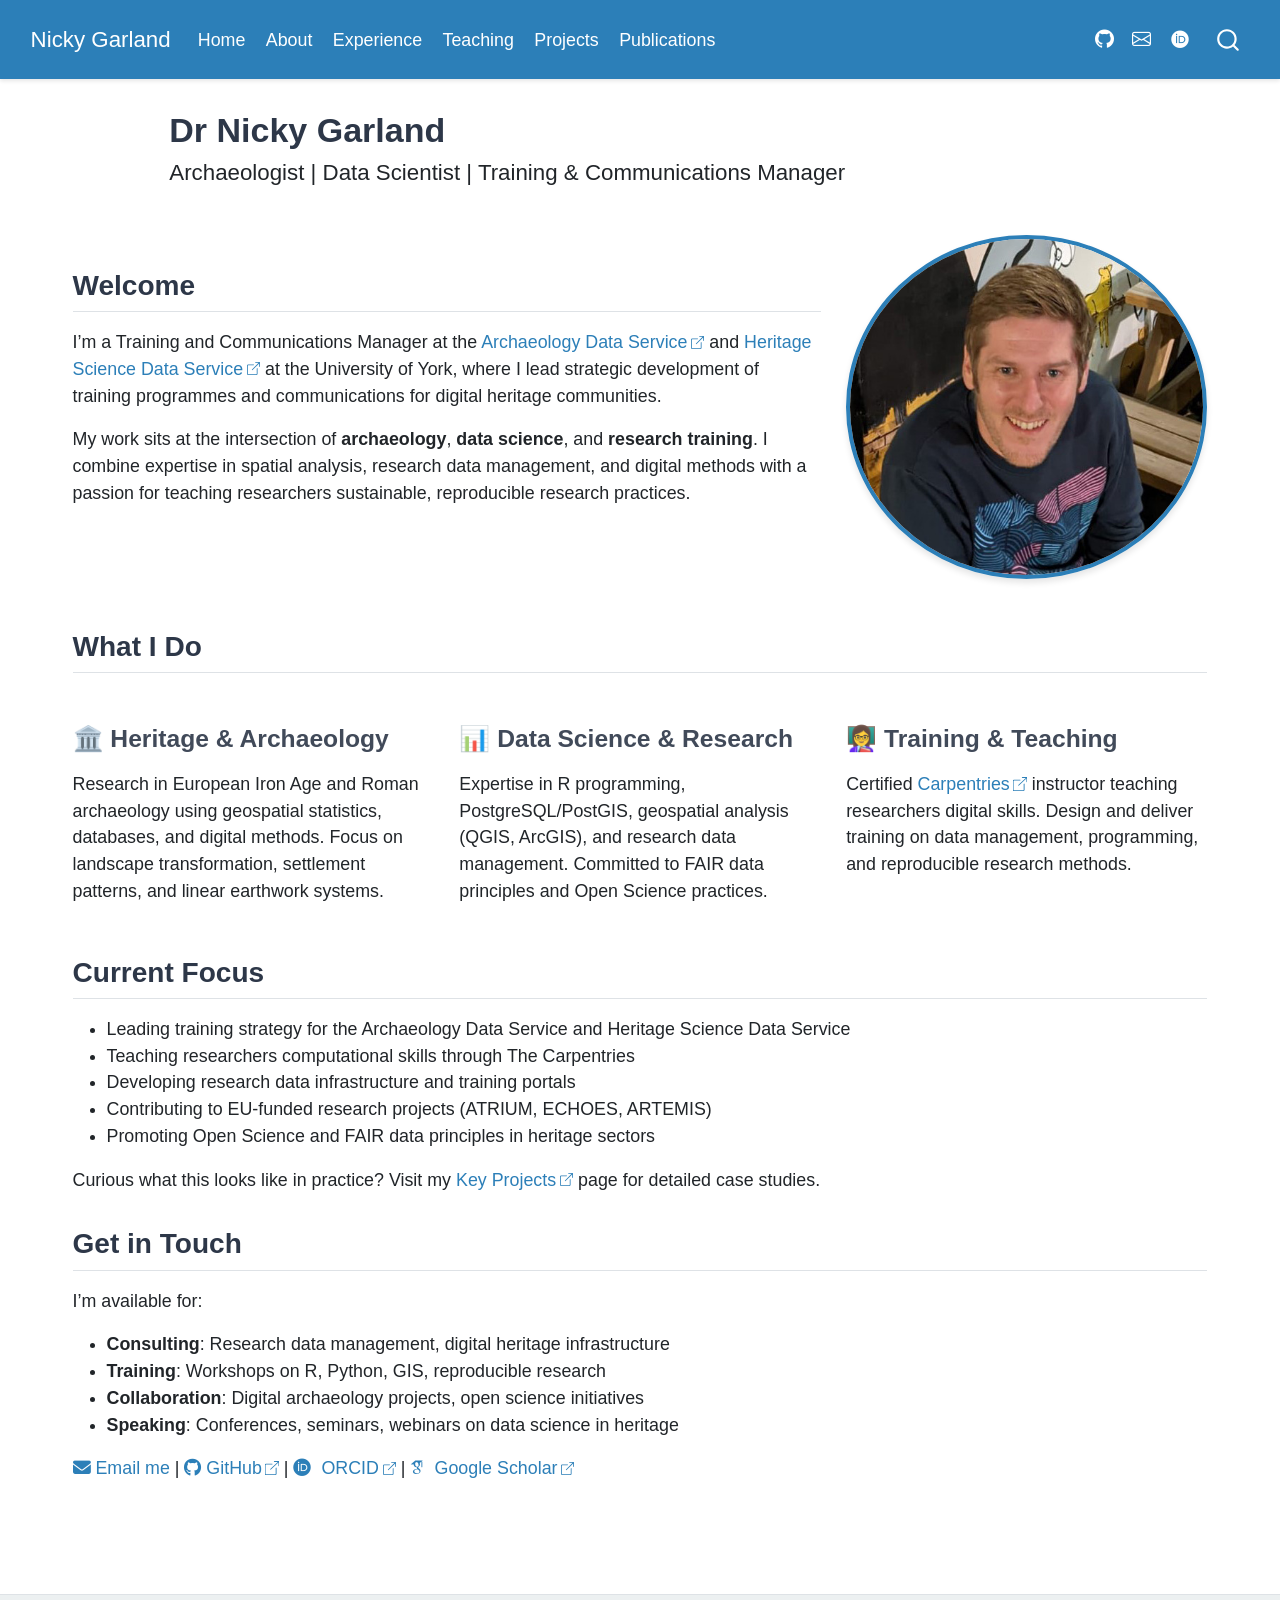
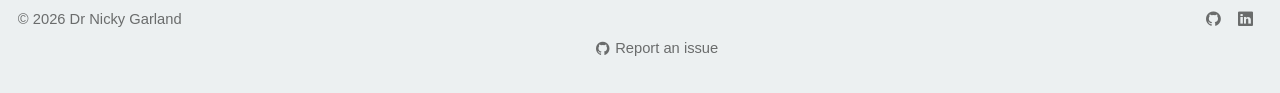
<file: index.html>
<!DOCTYPE html>
<html xmlns="http://www.w3.org/1999/xhtml" lang="en" xml:lang="en"><head>

<meta charset="utf-8">
<meta name="generator" content="quarto-1.9.38">

<meta name="viewport" content="width=device-width, initial-scale=1.0, user-scalable=yes">


<title>Dr Nicky Garland – Nicky Garland</title>
<style>
/* Default styles provided by pandoc.
** See https://pandoc.org/MANUAL.html#variables-for-html for config info.
*/
code{white-space: pre-wrap;}
span.smallcaps{font-variant: small-caps;}
div.columns{display: flex; gap: min(4vw, 1.5em);}
div.column{flex: auto; overflow-x: auto;}
div.hanging-indent{margin-left: 1.5em; text-indent: -1.5em;}
ul.task-list{list-style: none;}
ul.task-list li input[type="checkbox"] {
  width: 0.8em;
  margin: 0 0.8em 0.2em -1em; /* quarto-specific, see https://github.com/quarto-dev/quarto-cli/issues/4556 */ 
  vertical-align: middle;
}
</style>


<script src="site_libs/quarto-nav/quarto-nav.js"></script>
<script src="site_libs/quarto-nav/headroom.min.js"></script>
<script src="site_libs/clipboard/clipboard.min.js"></script>
<script src="site_libs/quarto-search/autocomplete.umd.js"></script>
<script src="site_libs/quarto-search/fuse.min.js"></script>
<script src="site_libs/quarto-search/quarto-search.js"></script>
<meta name="quarto:offset" content="./">
<script src="site_libs/quarto-html/quarto.js" type="module"></script>
<script src="site_libs/quarto-html/tabsets/tabsets.js" type="module"></script>
<script src="site_libs/quarto-html/popper.min.js"></script>
<script src="site_libs/quarto-html/tippy.umd.min.js"></script>
<script src="site_libs/quarto-html/anchor.min.js"></script>
<link href="site_libs/quarto-html/tippy.css" rel="stylesheet">
<link href="site_libs/quarto-html/quarto-syntax-highlighting-15634bcf2e68342d4ad2dfa704d543f6.css" rel="stylesheet" id="quarto-text-highlighting-styles">
<script src="site_libs/bootstrap/bootstrap.min.js"></script>
<link href="site_libs/bootstrap/bootstrap-icons.css" rel="stylesheet">
<link href="site_libs/bootstrap/bootstrap-9d0a61f74edd3cb6d6b4d877b384bec7.min.css" rel="stylesheet" append-hash="true" id="quarto-bootstrap" data-mode="light">
<link href="site_libs/quarto-contrib/fontawesome6-6.7.2/all.min.css" rel="stylesheet">
<link href="site_libs/quarto-contrib/fontawesome6-6.7.2/latex-fontsize.css" rel="stylesheet">
<link href="site_libs/quarto-contrib/academicons-1.9.4/all.css" rel="stylesheet">
<link href="site_libs/quarto-contrib/academicons-1.9.4/size.css" rel="stylesheet">
<script id="quarto-search-options" type="application/json">{
  "location": "navbar",
  "copy-button": false,
  "collapse-after": 3,
  "panel-placement": "end",
  "type": "overlay",
  "limit": 50,
  "keyboard-shortcut": [
    "f",
    "/",
    "s"
  ],
  "show-item-context": false,
  "language": {
    "search-no-results-text": "No results",
    "search-matching-documents-text": "matching documents",
    "search-copy-link-title": "Copy link to search",
    "search-hide-matches-text": "Hide additional matches",
    "search-more-match-text": "more match in this document",
    "search-more-matches-text": "more matches in this document",
    "search-clear-button-title": "Clear",
    "search-text-placeholder": "",
    "search-detached-cancel-button-title": "Cancel",
    "search-submit-button-title": "Submit",
    "search-label": "Search"
  }
}</script>


<link rel="stylesheet" href="styles.css">
</head>

<body class="nav-fixed quarto-light">

<div id="quarto-search-results"></div>
  <header id="quarto-header" class="headroom fixed-top">
    <nav class="navbar navbar-expand-lg " data-bs-theme="dark">
      <div class="navbar-container container-fluid">
      <div class="navbar-brand-container mx-auto">
    <a class="navbar-brand" href="./index.html">
    <span class="navbar-title">Nicky Garland</span>
    </a>
  </div>
            <div id="quarto-search" class="" title="Search"></div>
          <button class="navbar-toggler" type="button" data-bs-toggle="collapse" data-bs-target="#navbarCollapse" aria-controls="navbarCollapse" role="menu" aria-expanded="false" aria-label="Toggle navigation" onclick="if (window.quartoToggleHeadroom) { window.quartoToggleHeadroom(); }">
  <span class="navbar-toggler-icon"></span>
</button>
          <div class="collapse navbar-collapse" id="navbarCollapse">
            <ul class="navbar-nav navbar-nav-scroll me-auto">
  <li class="nav-item">
    <a class="nav-link active" href="./index.html" aria-current="page"> 
<span class="menu-text">Home</span></a>
  </li>  
  <li class="nav-item">
    <a class="nav-link" href="./about.html"> 
<span class="menu-text">About</span></a>
  </li>  
  <li class="nav-item">
    <a class="nav-link" href="./experience.html"> 
<span class="menu-text">Experience</span></a>
  </li>  
  <li class="nav-item">
    <a class="nav-link" href="./teaching.html"> 
<span class="menu-text">Teaching</span></a>
  </li>  
  <li class="nav-item">
    <a class="nav-link" href="./projects.html"> 
<span class="menu-text">Projects</span></a>
  </li>  
  <li class="nav-item">
    <a class="nav-link" href="./publications.html"> 
<span class="menu-text">Publications</span></a>
  </li>  
</ul>
            <ul class="navbar-nav navbar-nav-scroll ms-auto">
  <li class="nav-item compact">
    <a class="nav-link" href="https://github.com/nickyjgarland"> <i class="bi bi-github" role="img" aria-label="GitHub">
</i> 
<span class="menu-text"></span></a>
  </li>  
  <li class="nav-item compact">
    <a class="nav-link" href="mailto:nickyjgarland@gmail.com"> <i class="bi bi-envelope" role="img" aria-label="Email">
</i> 
<span class="menu-text"></span></a>
  </li>  
  <li class="nav-item">
    <a class="nav-link" href="https://orcid.org/0000-0002-6789-0779"> 
<span class="menu-text"><i class="ai  ai-orcid" aria-label="orcid"></i></span></a>
  </li>  
</ul>
          </div> <!-- /navcollapse -->
            <div class="quarto-navbar-tools">
</div>
      </div> <!-- /container-fluid -->
    </nav>
</header>
<!-- content -->
<div id="quarto-content" class="quarto-container page-columns page-rows-contents page-layout-full page-navbar">
<!-- sidebar -->
<!-- margin-sidebar -->
    <div id="quarto-margin-sidebar" class="sidebar margin-sidebar zindex-bottom">
        
    </div>
<!-- main -->
<main class="content page-columns page-full column-body" id="quarto-document-content">

<header id="title-block-header" class="quarto-title-block default">
<div class="quarto-title">
<h1 class="title">Dr Nicky Garland</h1>
<p class="subtitle lead">Archaeologist | Data Scientist | Training &amp; Communications Manager</p>
</div>



<div class="quarto-title-meta column-body">

    
  
    
  </div>
  


</header>


<div class="column-page">
<div class="grid">
<section id="welcome" class="level2 g-col-12 g-col-md-8">
<h2 class="anchored" data-anchor-id="welcome">Welcome</h2>
<p>I’m a Training and Communications Manager at the <a href="https://archaeologydataservice.ac.uk/">Archaeology Data Service</a> and <a href="https://heritagesciencedataservice.ac.uk/">Heritage Science Data Service</a> at the University of York, where I lead strategic development of training programmes and communications for digital heritage communities.</p>
<p>My work sits at the intersection of <strong>archaeology</strong>, <strong>data science</strong>, and <strong>research training</strong>. I combine expertise in spatial analysis, research data management, and digital methods with a passion for teaching researchers sustainable, reproducible research practices.</p>
</section>
<div class="g-col-12 g-col-md-4">
<p><img src="images/profile.jpg" class="profile-img img-fluid" style="width:100.0%"></p>
</div>
</div>
<section id="what-i-do" class="level2">
<h2 class="anchored" data-anchor-id="what-i-do">What I Do</h2>
<div class="grid">
<section id="heritage-archaeology" class="level3 g-col-12 g-col-md-4">
<h3 class="anchored" data-anchor-id="heritage-archaeology">🏛️ Heritage &amp; Archaeology</h3>
<p>Research in European Iron Age and Roman archaeology using geospatial statistics, databases, and digital methods. Focus on landscape transformation, settlement patterns, and linear earthwork systems.</p>
</section>
<section id="data-science-research" class="level3 g-col-12 g-col-md-4">
<h3 class="anchored" data-anchor-id="data-science-research">📊 Data Science &amp; Research</h3>
<p>Expertise in R programming, PostgreSQL/PostGIS, geospatial analysis (QGIS, ArcGIS), and research data management. Committed to FAIR data principles and Open Science practices.</p>
</section>
<section id="training-teaching" class="level3 g-col-12 g-col-md-4">
<h3 class="anchored" data-anchor-id="training-teaching">👩‍🏫 Training &amp; Teaching</h3>
<p>Certified <a href="https://carpentries.org/">Carpentries</a> instructor teaching researchers digital skills. Design and deliver training on data management, programming, and reproducible research methods.</p>
</section>
</div>
</section>
<section id="current-focus" class="level2">
<h2 class="anchored" data-anchor-id="current-focus">Current Focus</h2>
<ul>
<li>Leading training strategy for the Archaeology Data Service and Heritage Science Data Service</li>
<li>Teaching researchers computational skills through The Carpentries</li>
<li>Developing research data infrastructure and training portals</li>
<li>Contributing to EU-funded research projects (ATRIUM, ECHOES, ARTEMIS)</li>
<li>Promoting Open Science and FAIR data principles in heritage sectors</li>
</ul>
<p>Curious what this looks like in practice? Visit my <a href="./projects.html">Key Projects</a> page for detailed case studies.</p>
</section>
<section id="get-in-touch" class="level2">
<h2 class="anchored" data-anchor-id="get-in-touch">Get in Touch</h2>
<p>I’m available for:</p>
<ul>
<li><strong>Consulting</strong>: Research data management, digital heritage infrastructure</li>
<li><strong>Training</strong>: Workshops on R, Python, GIS, reproducible research</li>
<li><strong>Collaboration</strong>: Digital archaeology projects, open science initiatives</li>
<li><strong>Speaking</strong>: Conferences, seminars, webinars on data science in heritage</li>
</ul>
<p><a href="mailto:nickyjgarland@gmail.com"><i class="fa-solid fa-envelope" aria-label="envelope"></i> Email me</a> | <a href="https://github.com/nickyjgarland"><i class="fa-brands fa-github" aria-label="github"></i> GitHub</a> | <a href="https://orcid.org/0000-0002-6789-0779"><i class="ai  ai-orcid" aria-label="orcid"></i> ORCID</a> | <a href="https://scholar.google.co.uk/citations?user=jreSyccAAAAJ&amp;hl=en"><i class="ai  ai-google-scholar" aria-label="google-scholar"></i> Google Scholar</a></p>
</section>
</div>



</main> <!-- /main -->
<script id="quarto-html-after-body" type="application/javascript">
  window.document.addEventListener("DOMContentLoaded", function (event) {
    const icon = "";
    const anchorJS = new window.AnchorJS();
    anchorJS.options = {
      placement: 'right',
      icon: icon
    };
    anchorJS.add('.anchored');
    const isCodeAnnotation = (el) => {
      for (const clz of el.classList) {
        if (clz.startsWith('code-annotation-')) {                     
          return true;
        }
      }
      return false;
    }
    const onCopySuccess = function(e) {
      // button target
      const button = e.trigger;
      // don't keep focus
      button.blur();
      // flash "checked"
      button.classList.add('code-copy-button-checked');
      var currentTitle = button.getAttribute("title");
      button.setAttribute("title", "Copied!");
      let tooltip;
      if (window.bootstrap) {
        button.setAttribute("data-bs-toggle", "tooltip");
        button.setAttribute("data-bs-placement", "left");
        button.setAttribute("data-bs-title", "Copied!");
        tooltip = new bootstrap.Tooltip(button, 
          { trigger: "manual", 
            customClass: "code-copy-button-tooltip",
            offset: [0, -8]});
        tooltip.show();    
      }
      setTimeout(function() {
        if (tooltip) {
          tooltip.hide();
          button.removeAttribute("data-bs-title");
          button.removeAttribute("data-bs-toggle");
          button.removeAttribute("data-bs-placement");
        }
        button.setAttribute("title", currentTitle);
        button.classList.remove('code-copy-button-checked');
      }, 1000);
      // clear code selection
      e.clearSelection();
    }
    const getTextToCopy = function(trigger) {
      const outerScaffold = trigger.parentElement.cloneNode(true);
      const codeEl = outerScaffold.querySelector('code');
      for (const childEl of codeEl.children) {
        if (isCodeAnnotation(childEl)) {
          childEl.remove();
        }
      }
      return codeEl.innerText;
    }
    const clipboard = new window.ClipboardJS('.code-copy-button:not([data-in-quarto-modal])', {
      text: getTextToCopy
    });
    clipboard.on('success', onCopySuccess);
    if (window.document.getElementById('quarto-embedded-source-code-modal')) {
      const clipboardModal = new window.ClipboardJS('.code-copy-button[data-in-quarto-modal]', {
        text: getTextToCopy,
        container: window.document.getElementById('quarto-embedded-source-code-modal')
      });
      clipboardModal.on('success', onCopySuccess);
    }
      var localhostRegex = new RegExp(/^(?:http|https):\/\/localhost\:?[0-9]*\//);
      var mailtoRegex = new RegExp(/^mailto:/);
        var filterRegex = new RegExp("https:\/\/nickyjgarland\.github\.io\/website");
      var isInternal = (href) => {
          return filterRegex.test(href) || localhostRegex.test(href) || mailtoRegex.test(href);
      }
      // Inspect non-navigation links and adorn them if external
     var links = window.document.querySelectorAll('a[href]:not(.nav-link):not(.navbar-brand):not(.toc-action):not(.sidebar-link):not(.sidebar-item-toggle):not(.pagination-link):not(.no-external):not([aria-hidden]):not(.dropdown-item):not(.quarto-navigation-tool):not(.about-link)');
      for (var i=0; i<links.length; i++) {
        const link = links[i];
        if (!isInternal(link.href)) {
          // undo the damage that might have been done by quarto-nav.js in the case of
          // links that we want to consider external
          if (link.dataset.originalHref !== undefined) {
            link.href = link.dataset.originalHref;
          }
            // target, if specified
            link.setAttribute("target", "_blank");
            if (link.getAttribute("rel") === null) {
              link.setAttribute("rel", "noopener");
            }
            // default icon
            link.classList.add("external");
        }
      }
    function tippyHover(el, contentFn, onTriggerFn, onUntriggerFn) {
      const config = {
        allowHTML: true,
        maxWidth: 500,
        delay: 100,
        arrow: false,
        appendTo: function(el) {
            return el.parentElement;
        },
        interactive: true,
        interactiveBorder: 10,
        theme: 'quarto',
        placement: 'bottom-start',
      };
      if (contentFn) {
        config.content = contentFn;
      }
      if (onTriggerFn) {
        config.onTrigger = onTriggerFn;
      }
      if (onUntriggerFn) {
        config.onUntrigger = onUntriggerFn;
      }
      window.tippy(el, config); 
    }
    const noterefs = window.document.querySelectorAll('a[role="doc-noteref"]');
    for (var i=0; i<noterefs.length; i++) {
      const ref = noterefs[i];
      tippyHover(ref, function() {
        // use id or data attribute instead here
        let href = ref.getAttribute('data-footnote-href') || ref.getAttribute('href');
        try { href = new URL(href).hash; } catch {}
        const id = href.replace(/^#\/?/, "");
        const note = window.document.getElementById(id);
        if (note) {
          return note.innerHTML;
        } else {
          return "";
        }
      });
    }
    const xrefs = window.document.querySelectorAll('a.quarto-xref');
    const processXRef = (id, note) => {
      // Strip column container classes
      const stripColumnClz = (el) => {
        el.classList.remove("page-full", "page-columns");
        if (el.children) {
          for (const child of el.children) {
            stripColumnClz(child);
          }
        }
      }
      stripColumnClz(note)
      if (id === null || id.startsWith('sec-')) {
        // Special case sections, only their first couple elements
        const container = document.createElement("div");
        if (note.children && note.children.length > 2) {
          container.appendChild(note.children[0].cloneNode(true));
          for (let i = 1; i < note.children.length; i++) {
            const child = note.children[i];
            if (child.tagName === "P" && child.innerText === "") {
              continue;
            } else {
              container.appendChild(child.cloneNode(true));
              break;
            }
          }
          if (window.Quarto?.typesetMath) {
            window.Quarto.typesetMath(container);
          }
          return container.innerHTML
        } else {
          if (window.Quarto?.typesetMath) {
            window.Quarto.typesetMath(note);
          }
          return note.innerHTML;
        }
      } else {
        // Remove any anchor links if they are present
        const anchorLink = note.querySelector('a.anchorjs-link');
        if (anchorLink) {
          anchorLink.remove();
        }
        if (window.Quarto?.typesetMath) {
          window.Quarto.typesetMath(note);
        }
        if (note.classList.contains("callout")) {
          return note.outerHTML;
        } else {
          return note.innerHTML;
        }
      }
    }
    for (var i=0; i<xrefs.length; i++) {
      const xref = xrefs[i];
      tippyHover(xref, undefined, function(instance) {
        instance.disable();
        let url = xref.getAttribute('href');
        let hash = undefined; 
        if (url.startsWith('#')) {
          hash = url;
        } else {
          try { hash = new URL(url).hash; } catch {}
        }
        if (hash) {
          const id = hash.replace(/^#\/?/, "");
          const note = window.document.getElementById(id);
          if (note !== null) {
            try {
              const html = processXRef(id, note.cloneNode(true));
              instance.setContent(html);
            } finally {
              instance.enable();
              instance.show();
            }
          } else {
            // See if we can fetch this
            fetch(url.split('#')[0])
            .then(res => res.text())
            .then(html => {
              const parser = new DOMParser();
              const htmlDoc = parser.parseFromString(html, "text/html");
              const note = htmlDoc.getElementById(id);
              if (note !== null) {
                const html = processXRef(id, note);
                instance.setContent(html);
              } 
            }).finally(() => {
              instance.enable();
              instance.show();
            });
          }
        } else {
          // See if we can fetch a full url (with no hash to target)
          // This is a special case and we should probably do some content thinning / targeting
          fetch(url)
          .then(res => res.text())
          .then(html => {
            const parser = new DOMParser();
            const htmlDoc = parser.parseFromString(html, "text/html");
            const note = htmlDoc.querySelector('main.content');
            if (note !== null) {
              // This should only happen for chapter cross references
              // (since there is no id in the URL)
              // remove the first header
              if (note.children.length > 0 && note.children[0].tagName === "HEADER") {
                note.children[0].remove();
              }
              const html = processXRef(null, note);
              instance.setContent(html);
            } 
          }).finally(() => {
            instance.enable();
            instance.show();
          });
        }
      }, function(instance) {
      });
    }
        let selectedAnnoteEl;
        const selectorForAnnotation = ( cell, annotation) => {
          let cellAttr = 'data-code-cell="' + cell + '"';
          let lineAttr = 'data-code-annotation="' +  annotation + '"';
          const selector = 'span[' + cellAttr + '][' + lineAttr + ']';
          return selector;
        }
        const selectCodeLines = (annoteEl) => {
          const doc = window.document;
          const targetCell = annoteEl.getAttribute("data-target-cell");
          const targetAnnotation = annoteEl.getAttribute("data-target-annotation");
          const annoteSpan = window.document.querySelector(selectorForAnnotation(targetCell, targetAnnotation));
          const lines = annoteSpan.getAttribute("data-code-lines").split(",");
          const lineIds = lines.map((line) => {
            return targetCell + "-" + line;
          })
          let top = null;
          let height = null;
          let parent = null;
          if (lineIds.length > 0) {
              //compute the position of the single el (top and bottom and make a div)
              const el = window.document.getElementById(lineIds[0]);
              top = el.offsetTop;
              height = el.offsetHeight;
              parent = el.parentElement.parentElement;
            if (lineIds.length > 1) {
              const lastEl = window.document.getElementById(lineIds[lineIds.length - 1]);
              const bottom = lastEl.offsetTop + lastEl.offsetHeight;
              height = bottom - top;
            }
            if (top !== null && height !== null && parent !== null) {
              // cook up a div (if necessary) and position it 
              let div = window.document.getElementById("code-annotation-line-highlight");
              if (div === null) {
                div = window.document.createElement("div");
                div.setAttribute("id", "code-annotation-line-highlight");
                div.style.position = 'absolute';
                parent.appendChild(div);
              }
              div.style.top = top - 2 + "px";
              div.style.height = height + 4 + "px";
              div.style.left = 0;
              let gutterDiv = window.document.getElementById("code-annotation-line-highlight-gutter");
              if (gutterDiv === null) {
                gutterDiv = window.document.createElement("div");
                gutterDiv.setAttribute("id", "code-annotation-line-highlight-gutter");
                gutterDiv.style.position = 'absolute';
                const codeCell = window.document.getElementById(targetCell);
                const gutter = codeCell.querySelector('.code-annotation-gutter');
                gutter.appendChild(gutterDiv);
              }
              gutterDiv.style.top = top - 2 + "px";
              gutterDiv.style.height = height + 4 + "px";
            }
            selectedAnnoteEl = annoteEl;
          }
        };
        const unselectCodeLines = () => {
          const elementsIds = ["code-annotation-line-highlight", "code-annotation-line-highlight-gutter"];
          elementsIds.forEach((elId) => {
            const div = window.document.getElementById(elId);
            if (div) {
              div.remove();
            }
          });
          selectedAnnoteEl = undefined;
        };
          // Handle positioning of the toggle
      window.addEventListener(
        "resize",
        throttle(() => {
          elRect = undefined;
          if (selectedAnnoteEl) {
            selectCodeLines(selectedAnnoteEl);
          }
        }, 10)
      );
      function throttle(fn, ms) {
      let throttle = false;
      let timer;
        return (...args) => {
          if(!throttle) { // first call gets through
              fn.apply(this, args);
              throttle = true;
          } else { // all the others get throttled
              if(timer) clearTimeout(timer); // cancel #2
              timer = setTimeout(() => {
                fn.apply(this, args);
                timer = throttle = false;
              }, ms);
          }
        };
      }
        // Attach click handler to the DT
        const annoteDls = window.document.querySelectorAll('dt[data-target-cell]');
        for (const annoteDlNode of annoteDls) {
          annoteDlNode.addEventListener('click', (event) => {
            const clickedEl = event.target;
            if (clickedEl !== selectedAnnoteEl) {
              unselectCodeLines();
              const activeEl = window.document.querySelector('dt[data-target-cell].code-annotation-active');
              if (activeEl) {
                activeEl.classList.remove('code-annotation-active');
              }
              selectCodeLines(clickedEl);
              clickedEl.classList.add('code-annotation-active');
            } else {
              // Unselect the line
              unselectCodeLines();
              clickedEl.classList.remove('code-annotation-active');
            }
          });
        }
    const findCites = (el) => {
      const parentEl = el.parentElement;
      if (parentEl) {
        const cites = parentEl.dataset.cites;
        if (cites) {
          return {
            el,
            cites: cites.split(' ')
          };
        } else {
          return findCites(el.parentElement)
        }
      } else {
        return undefined;
      }
    };
    var bibliorefs = window.document.querySelectorAll('a[role="doc-biblioref"]');
    for (var i=0; i<bibliorefs.length; i++) {
      const ref = bibliorefs[i];
      const citeInfo = findCites(ref);
      if (citeInfo) {
        tippyHover(citeInfo.el, function() {
          var popup = window.document.createElement('div');
          citeInfo.cites.forEach(function(cite) {
            var citeDiv = window.document.createElement('div');
            citeDiv.classList.add('hanging-indent');
            citeDiv.classList.add('csl-entry');
            var biblioDiv = window.document.getElementById('ref-' + cite);
            if (biblioDiv) {
              citeDiv.innerHTML = biblioDiv.innerHTML;
            }
            popup.appendChild(citeDiv);
          });
          return popup.innerHTML;
        });
      }
    }
  });
  </script>
</div> <!-- /content -->
<footer class="footer">
  <div class="nav-footer">
    <div class="nav-footer-left">
<p>© 2026 Dr Nicky Garland</p>
</div>   
    <div class="nav-footer-center">
      &nbsp;
    <div class="toc-actions"><ul><li><a href="https://github.com/nickyjgarland/website/issues/new" class="toc-action"><i class="bi bi-github"></i>Report an issue</a></li></ul></div></div>
    <div class="nav-footer-right">
      <ul class="footer-items list-unstyled">
    <li class="nav-item compact">
    <a class="nav-link" href="https://github.com/nickyjgarland">
      <i class="bi bi-github" role="img">
</i> 
    </a>
  </li>  
    <li class="nav-item compact">
    <a class="nav-link" href="https://www.linkedin.com/in/nicky-garland-a2352a254/">
      <i class="bi bi-linkedin" role="img">
</i> 
    </a>
  </li>  
</ul>
    </div>
  </div>
</footer>




</body></html>
</file>
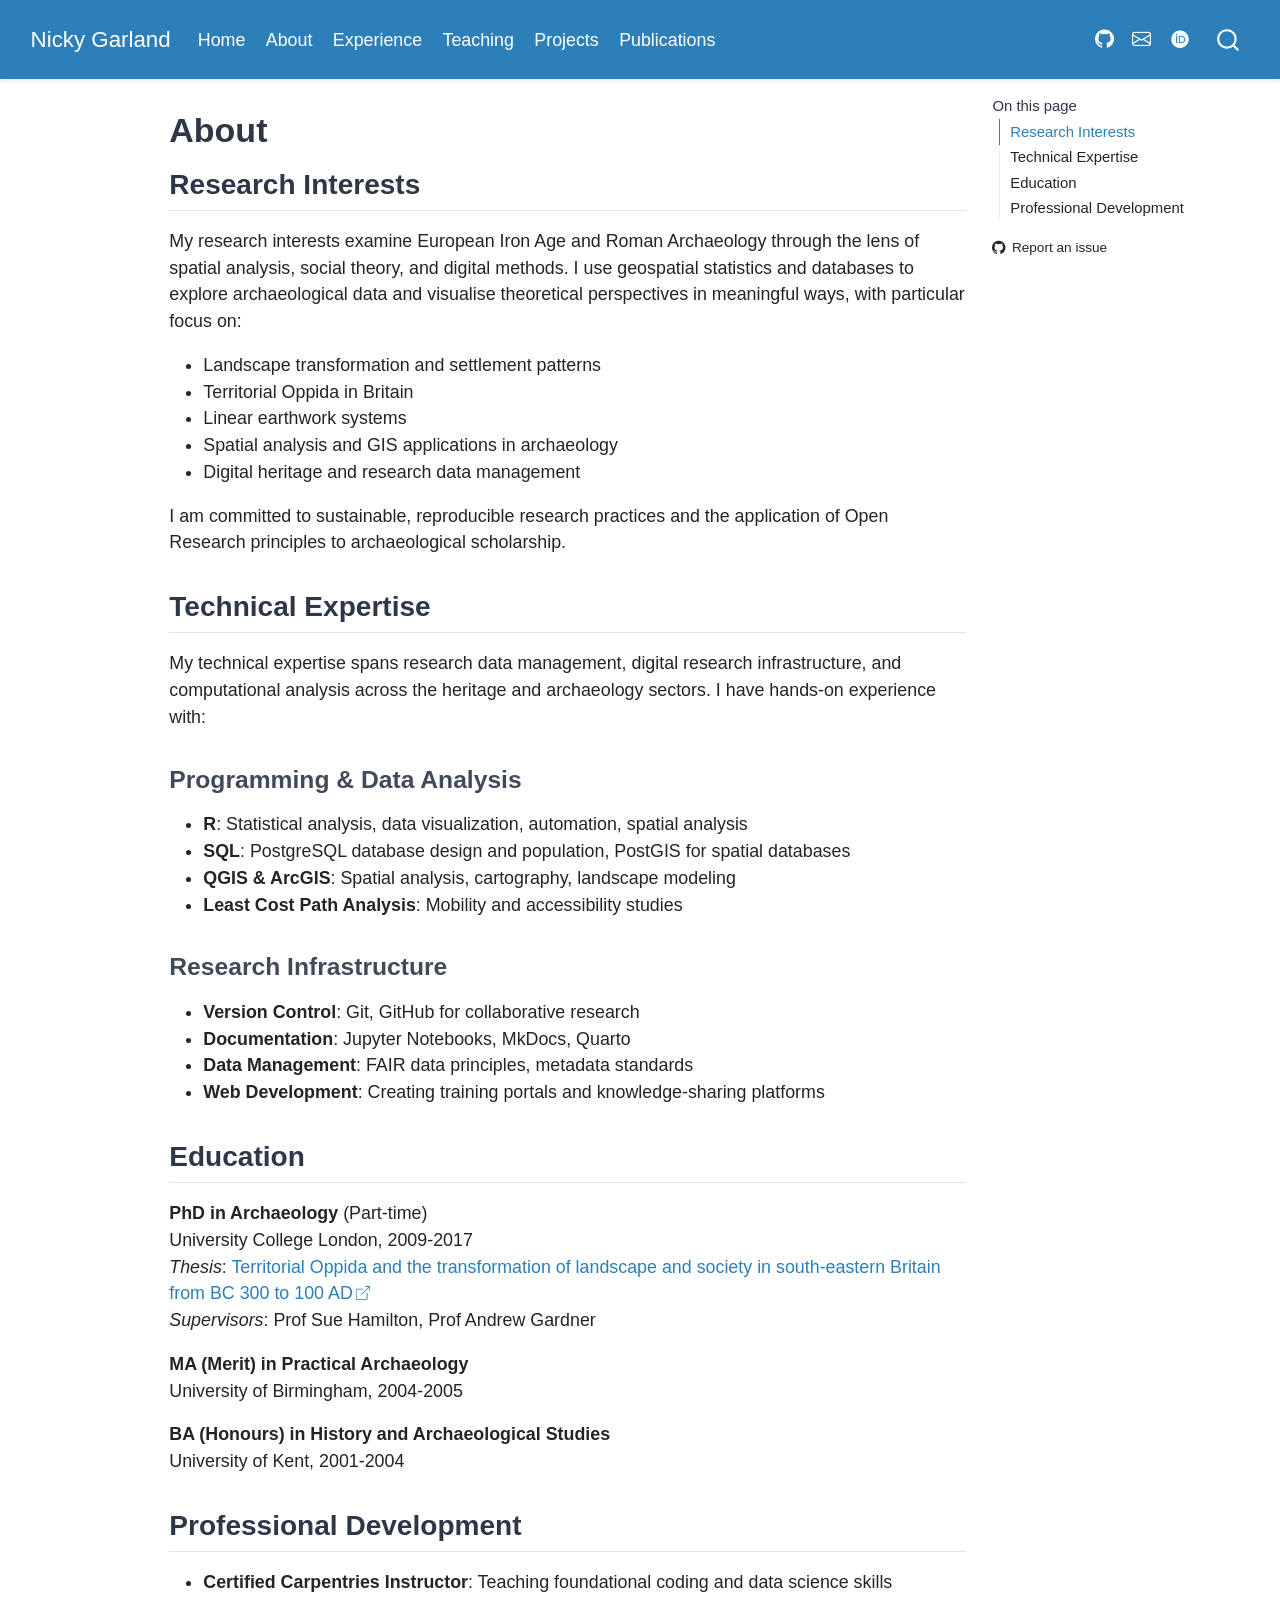
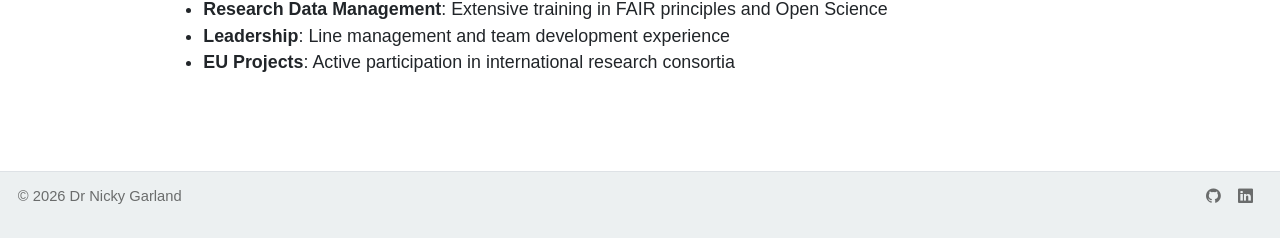
<file: about.html>
<!DOCTYPE html>
<html xmlns="http://www.w3.org/1999/xhtml" lang="en" xml:lang="en"><head>

<meta charset="utf-8">
<meta name="generator" content="quarto-1.9.38">

<meta name="viewport" content="width=device-width, initial-scale=1.0, user-scalable=yes">


<title>About – Nicky Garland</title>
<style>
/* Default styles provided by pandoc.
** See https://pandoc.org/MANUAL.html#variables-for-html for config info.
*/
code{white-space: pre-wrap;}
span.smallcaps{font-variant: small-caps;}
div.columns{display: flex; gap: min(4vw, 1.5em);}
div.column{flex: auto; overflow-x: auto;}
div.hanging-indent{margin-left: 1.5em; text-indent: -1.5em;}
ul.task-list{list-style: none;}
ul.task-list li input[type="checkbox"] {
  width: 0.8em;
  margin: 0 0.8em 0.2em -1em; /* quarto-specific, see https://github.com/quarto-dev/quarto-cli/issues/4556 */ 
  vertical-align: middle;
}
</style>


<script src="site_libs/quarto-nav/quarto-nav.js"></script>
<script src="site_libs/quarto-nav/headroom.min.js"></script>
<script src="site_libs/clipboard/clipboard.min.js"></script>
<script src="site_libs/quarto-search/autocomplete.umd.js"></script>
<script src="site_libs/quarto-search/fuse.min.js"></script>
<script src="site_libs/quarto-search/quarto-search.js"></script>
<meta name="quarto:offset" content="./">
<script src="site_libs/quarto-html/quarto.js" type="module"></script>
<script src="site_libs/quarto-html/tabsets/tabsets.js" type="module"></script>
<script src="site_libs/quarto-html/popper.min.js"></script>
<script src="site_libs/quarto-html/tippy.umd.min.js"></script>
<script src="site_libs/quarto-html/anchor.min.js"></script>
<link href="site_libs/quarto-html/tippy.css" rel="stylesheet">
<link href="site_libs/quarto-html/quarto-syntax-highlighting-15634bcf2e68342d4ad2dfa704d543f6.css" rel="stylesheet" id="quarto-text-highlighting-styles">
<script src="site_libs/bootstrap/bootstrap.min.js"></script>
<link href="site_libs/bootstrap/bootstrap-icons.css" rel="stylesheet">
<link href="site_libs/bootstrap/bootstrap-9d0a61f74edd3cb6d6b4d877b384bec7.min.css" rel="stylesheet" append-hash="true" id="quarto-bootstrap" data-mode="light">
<link href="site_libs/quarto-contrib/academicons-1.9.4/all.css" rel="stylesheet">
<link href="site_libs/quarto-contrib/academicons-1.9.4/size.css" rel="stylesheet">
<script id="quarto-search-options" type="application/json">{
  "location": "navbar",
  "copy-button": false,
  "collapse-after": 3,
  "panel-placement": "end",
  "type": "overlay",
  "limit": 50,
  "keyboard-shortcut": [
    "f",
    "/",
    "s"
  ],
  "show-item-context": false,
  "language": {
    "search-no-results-text": "No results",
    "search-matching-documents-text": "matching documents",
    "search-copy-link-title": "Copy link to search",
    "search-hide-matches-text": "Hide additional matches",
    "search-more-match-text": "more match in this document",
    "search-more-matches-text": "more matches in this document",
    "search-clear-button-title": "Clear",
    "search-text-placeholder": "",
    "search-detached-cancel-button-title": "Cancel",
    "search-submit-button-title": "Submit",
    "search-label": "Search"
  }
}</script>


<link rel="stylesheet" href="styles.css">
</head>

<body class="nav-fixed quarto-light">

<div id="quarto-search-results"></div>
  <header id="quarto-header" class="headroom fixed-top">
    <nav class="navbar navbar-expand-lg " data-bs-theme="dark">
      <div class="navbar-container container-fluid">
      <div class="navbar-brand-container mx-auto">
    <a class="navbar-brand" href="./index.html">
    <span class="navbar-title">Nicky Garland</span>
    </a>
  </div>
            <div id="quarto-search" class="" title="Search"></div>
          <button class="navbar-toggler" type="button" data-bs-toggle="collapse" data-bs-target="#navbarCollapse" aria-controls="navbarCollapse" role="menu" aria-expanded="false" aria-label="Toggle navigation" onclick="if (window.quartoToggleHeadroom) { window.quartoToggleHeadroom(); }">
  <span class="navbar-toggler-icon"></span>
</button>
          <div class="collapse navbar-collapse" id="navbarCollapse">
            <ul class="navbar-nav navbar-nav-scroll me-auto">
  <li class="nav-item">
    <a class="nav-link" href="./index.html"> 
<span class="menu-text">Home</span></a>
  </li>  
  <li class="nav-item">
    <a class="nav-link active" href="./about.html" aria-current="page"> 
<span class="menu-text">About</span></a>
  </li>  
  <li class="nav-item">
    <a class="nav-link" href="./experience.html"> 
<span class="menu-text">Experience</span></a>
  </li>  
  <li class="nav-item">
    <a class="nav-link" href="./teaching.html"> 
<span class="menu-text">Teaching</span></a>
  </li>  
  <li class="nav-item">
    <a class="nav-link" href="./projects.html"> 
<span class="menu-text">Projects</span></a>
  </li>  
  <li class="nav-item">
    <a class="nav-link" href="./publications.html"> 
<span class="menu-text">Publications</span></a>
  </li>  
</ul>
            <ul class="navbar-nav navbar-nav-scroll ms-auto">
  <li class="nav-item compact">
    <a class="nav-link" href="https://github.com/nickyjgarland"> <i class="bi bi-github" role="img" aria-label="GitHub">
</i> 
<span class="menu-text"></span></a>
  </li>  
  <li class="nav-item compact">
    <a class="nav-link" href="mailto:nickyjgarland@gmail.com"> <i class="bi bi-envelope" role="img" aria-label="Email">
</i> 
<span class="menu-text"></span></a>
  </li>  
  <li class="nav-item">
    <a class="nav-link" href="https://orcid.org/0000-0002-6789-0779"> 
<span class="menu-text"><i class="ai  ai-orcid" aria-label="orcid"></i></span></a>
  </li>  
</ul>
          </div> <!-- /navcollapse -->
            <div class="quarto-navbar-tools">
</div>
      </div> <!-- /container-fluid -->
    </nav>
</header>
<!-- content -->
<div id="quarto-content" class="quarto-container page-columns page-rows-contents page-layout-article page-navbar">
<!-- sidebar -->
<!-- margin-sidebar -->
    <div id="quarto-margin-sidebar" class="sidebar margin-sidebar">
        <nav id="TOC" role="doc-toc" class="toc-active">
    <h2 id="toc-title">On this page</h2>
   
  <ul>
  <li><a href="#research-interests" id="toc-research-interests" class="nav-link active" data-scroll-target="#research-interests">Research Interests</a></li>
  <li><a href="#technical-expertise" id="toc-technical-expertise" class="nav-link" data-scroll-target="#technical-expertise">Technical Expertise</a>
  <ul class="collapse">
  <li><a href="#programming-data-analysis" id="toc-programming-data-analysis" class="nav-link" data-scroll-target="#programming-data-analysis">Programming &amp; Data Analysis</a></li>
  <li><a href="#research-infrastructure" id="toc-research-infrastructure" class="nav-link" data-scroll-target="#research-infrastructure">Research Infrastructure</a></li>
  </ul></li>
  <li><a href="#education" id="toc-education" class="nav-link" data-scroll-target="#education">Education</a></li>
  <li><a href="#professional-development" id="toc-professional-development" class="nav-link" data-scroll-target="#professional-development">Professional Development</a></li>
  </ul>
<div class="toc-actions"><ul><li><a href="https://github.com/nickyjgarland/website/issues/new" class="toc-action"><i class="bi bi-github"></i>Report an issue</a></li></ul></div></nav>
    </div>
<!-- main -->
<main class="content" id="quarto-document-content">

<header id="title-block-header" class="quarto-title-block default">
<div class="quarto-title">
<h1 class="title">About</h1>
</div>



<div class="quarto-title-meta">

    
  
    
  </div>
  


</header>


<section id="research-interests" class="level2">
<h2 class="anchored" data-anchor-id="research-interests">Research Interests</h2>
<p>My research interests examine European Iron Age and Roman Archaeology through the lens of spatial analysis, social theory, and digital methods. I use geospatial statistics and databases to explore archaeological data and visualise theoretical perspectives in meaningful ways, with particular focus on:</p>
<ul>
<li>Landscape transformation and settlement patterns</li>
<li>Territorial Oppida in Britain</li>
<li>Linear earthwork systems</li>
<li>Spatial analysis and GIS applications in archaeology</li>
<li>Digital heritage and research data management</li>
</ul>
<p>I am committed to sustainable, reproducible research practices and the application of Open Research principles to archaeological scholarship.</p>
</section>
<section id="technical-expertise" class="level2">
<h2 class="anchored" data-anchor-id="technical-expertise">Technical Expertise</h2>
<p>My technical expertise spans research data management, digital research infrastructure, and computational analysis across the heritage and archaeology sectors. I have hands-on experience with:</p>
<section id="programming-data-analysis" class="level3">
<h3 class="anchored" data-anchor-id="programming-data-analysis">Programming &amp; Data Analysis</h3>
<ul>
<li><strong>R</strong>: Statistical analysis, data visualization, automation, spatial analysis</li>
<li><strong>SQL</strong>: PostgreSQL database design and population, PostGIS for spatial databases</li>
<li><strong>QGIS &amp; ArcGIS</strong>: Spatial analysis, cartography, landscape modeling</li>
<li><strong>Least Cost Path Analysis</strong>: Mobility and accessibility studies</li>
</ul>
</section>
<section id="research-infrastructure" class="level3">
<h3 class="anchored" data-anchor-id="research-infrastructure">Research Infrastructure</h3>
<ul>
<li><strong>Version Control</strong>: Git, GitHub for collaborative research</li>
<li><strong>Documentation</strong>: Jupyter Notebooks, MkDocs, Quarto</li>
<li><strong>Data Management</strong>: FAIR data principles, metadata standards</li>
<li><strong>Web Development</strong>: Creating training portals and knowledge-sharing platforms</li>
</ul>
</section>
</section>
<section id="education" class="level2">
<h2 class="anchored" data-anchor-id="education">Education</h2>
<p><strong>PhD in Archaeology</strong> (Part-time)<br>
University College London, 2009-2017<br>
<em>Thesis</em>: <a href="https://tinyurl.com/phd-thesis-njg">Territorial Oppida and the transformation of landscape and society in south-eastern Britain from BC 300 to 100 AD</a><br>
<em>Supervisors</em>: Prof Sue Hamilton, Prof Andrew Gardner</p>
<p><strong>MA (Merit) in Practical Archaeology</strong><br>
University of Birmingham, 2004-2005</p>
<p><strong>BA (Honours) in History and Archaeological Studies</strong><br>
University of Kent, 2001-2004</p>
</section>
<section id="professional-development" class="level2">
<h2 class="anchored" data-anchor-id="professional-development">Professional Development</h2>
<ul>
<li><strong>Certified Carpentries Instructor</strong>: Teaching foundational coding and data science skills</li>
<li><strong>Research Data Management</strong>: Extensive training in FAIR principles and Open Science</li>
<li><strong>Leadership</strong>: Line management and team development experience</li>
<li><strong>EU Projects</strong>: Active participation in international research consortia</li>
</ul>


</section>

</main> <!-- /main -->
<script id="quarto-html-after-body" type="application/javascript">
  window.document.addEventListener("DOMContentLoaded", function (event) {
    const icon = "";
    const anchorJS = new window.AnchorJS();
    anchorJS.options = {
      placement: 'right',
      icon: icon
    };
    anchorJS.add('.anchored');
    const isCodeAnnotation = (el) => {
      for (const clz of el.classList) {
        if (clz.startsWith('code-annotation-')) {                     
          return true;
        }
      }
      return false;
    }
    const onCopySuccess = function(e) {
      // button target
      const button = e.trigger;
      // don't keep focus
      button.blur();
      // flash "checked"
      button.classList.add('code-copy-button-checked');
      var currentTitle = button.getAttribute("title");
      button.setAttribute("title", "Copied!");
      let tooltip;
      if (window.bootstrap) {
        button.setAttribute("data-bs-toggle", "tooltip");
        button.setAttribute("data-bs-placement", "left");
        button.setAttribute("data-bs-title", "Copied!");
        tooltip = new bootstrap.Tooltip(button, 
          { trigger: "manual", 
            customClass: "code-copy-button-tooltip",
            offset: [0, -8]});
        tooltip.show();    
      }
      setTimeout(function() {
        if (tooltip) {
          tooltip.hide();
          button.removeAttribute("data-bs-title");
          button.removeAttribute("data-bs-toggle");
          button.removeAttribute("data-bs-placement");
        }
        button.setAttribute("title", currentTitle);
        button.classList.remove('code-copy-button-checked');
      }, 1000);
      // clear code selection
      e.clearSelection();
    }
    const getTextToCopy = function(trigger) {
      const outerScaffold = trigger.parentElement.cloneNode(true);
      const codeEl = outerScaffold.querySelector('code');
      for (const childEl of codeEl.children) {
        if (isCodeAnnotation(childEl)) {
          childEl.remove();
        }
      }
      return codeEl.innerText;
    }
    const clipboard = new window.ClipboardJS('.code-copy-button:not([data-in-quarto-modal])', {
      text: getTextToCopy
    });
    clipboard.on('success', onCopySuccess);
    if (window.document.getElementById('quarto-embedded-source-code-modal')) {
      const clipboardModal = new window.ClipboardJS('.code-copy-button[data-in-quarto-modal]', {
        text: getTextToCopy,
        container: window.document.getElementById('quarto-embedded-source-code-modal')
      });
      clipboardModal.on('success', onCopySuccess);
    }
      var localhostRegex = new RegExp(/^(?:http|https):\/\/localhost\:?[0-9]*\//);
      var mailtoRegex = new RegExp(/^mailto:/);
        var filterRegex = new RegExp("https:\/\/nickyjgarland\.github\.io\/website");
      var isInternal = (href) => {
          return filterRegex.test(href) || localhostRegex.test(href) || mailtoRegex.test(href);
      }
      // Inspect non-navigation links and adorn them if external
     var links = window.document.querySelectorAll('a[href]:not(.nav-link):not(.navbar-brand):not(.toc-action):not(.sidebar-link):not(.sidebar-item-toggle):not(.pagination-link):not(.no-external):not([aria-hidden]):not(.dropdown-item):not(.quarto-navigation-tool):not(.about-link)');
      for (var i=0; i<links.length; i++) {
        const link = links[i];
        if (!isInternal(link.href)) {
          // undo the damage that might have been done by quarto-nav.js in the case of
          // links that we want to consider external
          if (link.dataset.originalHref !== undefined) {
            link.href = link.dataset.originalHref;
          }
            // target, if specified
            link.setAttribute("target", "_blank");
            if (link.getAttribute("rel") === null) {
              link.setAttribute("rel", "noopener");
            }
            // default icon
            link.classList.add("external");
        }
      }
    function tippyHover(el, contentFn, onTriggerFn, onUntriggerFn) {
      const config = {
        allowHTML: true,
        maxWidth: 500,
        delay: 100,
        arrow: false,
        appendTo: function(el) {
            return el.parentElement;
        },
        interactive: true,
        interactiveBorder: 10,
        theme: 'quarto',
        placement: 'bottom-start',
      };
      if (contentFn) {
        config.content = contentFn;
      }
      if (onTriggerFn) {
        config.onTrigger = onTriggerFn;
      }
      if (onUntriggerFn) {
        config.onUntrigger = onUntriggerFn;
      }
      window.tippy(el, config); 
    }
    const noterefs = window.document.querySelectorAll('a[role="doc-noteref"]');
    for (var i=0; i<noterefs.length; i++) {
      const ref = noterefs[i];
      tippyHover(ref, function() {
        // use id or data attribute instead here
        let href = ref.getAttribute('data-footnote-href') || ref.getAttribute('href');
        try { href = new URL(href).hash; } catch {}
        const id = href.replace(/^#\/?/, "");
        const note = window.document.getElementById(id);
        if (note) {
          return note.innerHTML;
        } else {
          return "";
        }
      });
    }
    const xrefs = window.document.querySelectorAll('a.quarto-xref');
    const processXRef = (id, note) => {
      // Strip column container classes
      const stripColumnClz = (el) => {
        el.classList.remove("page-full", "page-columns");
        if (el.children) {
          for (const child of el.children) {
            stripColumnClz(child);
          }
        }
      }
      stripColumnClz(note)
      if (id === null || id.startsWith('sec-')) {
        // Special case sections, only their first couple elements
        const container = document.createElement("div");
        if (note.children && note.children.length > 2) {
          container.appendChild(note.children[0].cloneNode(true));
          for (let i = 1; i < note.children.length; i++) {
            const child = note.children[i];
            if (child.tagName === "P" && child.innerText === "") {
              continue;
            } else {
              container.appendChild(child.cloneNode(true));
              break;
            }
          }
          if (window.Quarto?.typesetMath) {
            window.Quarto.typesetMath(container);
          }
          return container.innerHTML
        } else {
          if (window.Quarto?.typesetMath) {
            window.Quarto.typesetMath(note);
          }
          return note.innerHTML;
        }
      } else {
        // Remove any anchor links if they are present
        const anchorLink = note.querySelector('a.anchorjs-link');
        if (anchorLink) {
          anchorLink.remove();
        }
        if (window.Quarto?.typesetMath) {
          window.Quarto.typesetMath(note);
        }
        if (note.classList.contains("callout")) {
          return note.outerHTML;
        } else {
          return note.innerHTML;
        }
      }
    }
    for (var i=0; i<xrefs.length; i++) {
      const xref = xrefs[i];
      tippyHover(xref, undefined, function(instance) {
        instance.disable();
        let url = xref.getAttribute('href');
        let hash = undefined; 
        if (url.startsWith('#')) {
          hash = url;
        } else {
          try { hash = new URL(url).hash; } catch {}
        }
        if (hash) {
          const id = hash.replace(/^#\/?/, "");
          const note = window.document.getElementById(id);
          if (note !== null) {
            try {
              const html = processXRef(id, note.cloneNode(true));
              instance.setContent(html);
            } finally {
              instance.enable();
              instance.show();
            }
          } else {
            // See if we can fetch this
            fetch(url.split('#')[0])
            .then(res => res.text())
            .then(html => {
              const parser = new DOMParser();
              const htmlDoc = parser.parseFromString(html, "text/html");
              const note = htmlDoc.getElementById(id);
              if (note !== null) {
                const html = processXRef(id, note);
                instance.setContent(html);
              } 
            }).finally(() => {
              instance.enable();
              instance.show();
            });
          }
        } else {
          // See if we can fetch a full url (with no hash to target)
          // This is a special case and we should probably do some content thinning / targeting
          fetch(url)
          .then(res => res.text())
          .then(html => {
            const parser = new DOMParser();
            const htmlDoc = parser.parseFromString(html, "text/html");
            const note = htmlDoc.querySelector('main.content');
            if (note !== null) {
              // This should only happen for chapter cross references
              // (since there is no id in the URL)
              // remove the first header
              if (note.children.length > 0 && note.children[0].tagName === "HEADER") {
                note.children[0].remove();
              }
              const html = processXRef(null, note);
              instance.setContent(html);
            } 
          }).finally(() => {
            instance.enable();
            instance.show();
          });
        }
      }, function(instance) {
      });
    }
        let selectedAnnoteEl;
        const selectorForAnnotation = ( cell, annotation) => {
          let cellAttr = 'data-code-cell="' + cell + '"';
          let lineAttr = 'data-code-annotation="' +  annotation + '"';
          const selector = 'span[' + cellAttr + '][' + lineAttr + ']';
          return selector;
        }
        const selectCodeLines = (annoteEl) => {
          const doc = window.document;
          const targetCell = annoteEl.getAttribute("data-target-cell");
          const targetAnnotation = annoteEl.getAttribute("data-target-annotation");
          const annoteSpan = window.document.querySelector(selectorForAnnotation(targetCell, targetAnnotation));
          const lines = annoteSpan.getAttribute("data-code-lines").split(",");
          const lineIds = lines.map((line) => {
            return targetCell + "-" + line;
          })
          let top = null;
          let height = null;
          let parent = null;
          if (lineIds.length > 0) {
              //compute the position of the single el (top and bottom and make a div)
              const el = window.document.getElementById(lineIds[0]);
              top = el.offsetTop;
              height = el.offsetHeight;
              parent = el.parentElement.parentElement;
            if (lineIds.length > 1) {
              const lastEl = window.document.getElementById(lineIds[lineIds.length - 1]);
              const bottom = lastEl.offsetTop + lastEl.offsetHeight;
              height = bottom - top;
            }
            if (top !== null && height !== null && parent !== null) {
              // cook up a div (if necessary) and position it 
              let div = window.document.getElementById("code-annotation-line-highlight");
              if (div === null) {
                div = window.document.createElement("div");
                div.setAttribute("id", "code-annotation-line-highlight");
                div.style.position = 'absolute';
                parent.appendChild(div);
              }
              div.style.top = top - 2 + "px";
              div.style.height = height + 4 + "px";
              div.style.left = 0;
              let gutterDiv = window.document.getElementById("code-annotation-line-highlight-gutter");
              if (gutterDiv === null) {
                gutterDiv = window.document.createElement("div");
                gutterDiv.setAttribute("id", "code-annotation-line-highlight-gutter");
                gutterDiv.style.position = 'absolute';
                const codeCell = window.document.getElementById(targetCell);
                const gutter = codeCell.querySelector('.code-annotation-gutter');
                gutter.appendChild(gutterDiv);
              }
              gutterDiv.style.top = top - 2 + "px";
              gutterDiv.style.height = height + 4 + "px";
            }
            selectedAnnoteEl = annoteEl;
          }
        };
        const unselectCodeLines = () => {
          const elementsIds = ["code-annotation-line-highlight", "code-annotation-line-highlight-gutter"];
          elementsIds.forEach((elId) => {
            const div = window.document.getElementById(elId);
            if (div) {
              div.remove();
            }
          });
          selectedAnnoteEl = undefined;
        };
          // Handle positioning of the toggle
      window.addEventListener(
        "resize",
        throttle(() => {
          elRect = undefined;
          if (selectedAnnoteEl) {
            selectCodeLines(selectedAnnoteEl);
          }
        }, 10)
      );
      function throttle(fn, ms) {
      let throttle = false;
      let timer;
        return (...args) => {
          if(!throttle) { // first call gets through
              fn.apply(this, args);
              throttle = true;
          } else { // all the others get throttled
              if(timer) clearTimeout(timer); // cancel #2
              timer = setTimeout(() => {
                fn.apply(this, args);
                timer = throttle = false;
              }, ms);
          }
        };
      }
        // Attach click handler to the DT
        const annoteDls = window.document.querySelectorAll('dt[data-target-cell]');
        for (const annoteDlNode of annoteDls) {
          annoteDlNode.addEventListener('click', (event) => {
            const clickedEl = event.target;
            if (clickedEl !== selectedAnnoteEl) {
              unselectCodeLines();
              const activeEl = window.document.querySelector('dt[data-target-cell].code-annotation-active');
              if (activeEl) {
                activeEl.classList.remove('code-annotation-active');
              }
              selectCodeLines(clickedEl);
              clickedEl.classList.add('code-annotation-active');
            } else {
              // Unselect the line
              unselectCodeLines();
              clickedEl.classList.remove('code-annotation-active');
            }
          });
        }
    const findCites = (el) => {
      const parentEl = el.parentElement;
      if (parentEl) {
        const cites = parentEl.dataset.cites;
        if (cites) {
          return {
            el,
            cites: cites.split(' ')
          };
        } else {
          return findCites(el.parentElement)
        }
      } else {
        return undefined;
      }
    };
    var bibliorefs = window.document.querySelectorAll('a[role="doc-biblioref"]');
    for (var i=0; i<bibliorefs.length; i++) {
      const ref = bibliorefs[i];
      const citeInfo = findCites(ref);
      if (citeInfo) {
        tippyHover(citeInfo.el, function() {
          var popup = window.document.createElement('div');
          citeInfo.cites.forEach(function(cite) {
            var citeDiv = window.document.createElement('div');
            citeDiv.classList.add('hanging-indent');
            citeDiv.classList.add('csl-entry');
            var biblioDiv = window.document.getElementById('ref-' + cite);
            if (biblioDiv) {
              citeDiv.innerHTML = biblioDiv.innerHTML;
            }
            popup.appendChild(citeDiv);
          });
          return popup.innerHTML;
        });
      }
    }
  });
  </script>
</div> <!-- /content -->
<footer class="footer">
  <div class="nav-footer">
    <div class="nav-footer-left">
<p>© 2026 Dr Nicky Garland</p>
</div>   
    <div class="nav-footer-center">
      &nbsp;
    <div class="toc-actions d-sm-block d-md-none"><ul><li><a href="https://github.com/nickyjgarland/website/issues/new" class="toc-action"><i class="bi bi-github"></i>Report an issue</a></li></ul></div></div>
    <div class="nav-footer-right">
      <ul class="footer-items list-unstyled">
    <li class="nav-item compact">
    <a class="nav-link" href="https://github.com/nickyjgarland">
      <i class="bi bi-github" role="img">
</i> 
    </a>
  </li>  
    <li class="nav-item compact">
    <a class="nav-link" href="https://www.linkedin.com/in/nicky-garland-a2352a254/">
      <i class="bi bi-linkedin" role="img">
</i> 
    </a>
  </li>  
</ul>
    </div>
  </div>
</footer>




</body></html>
</file>
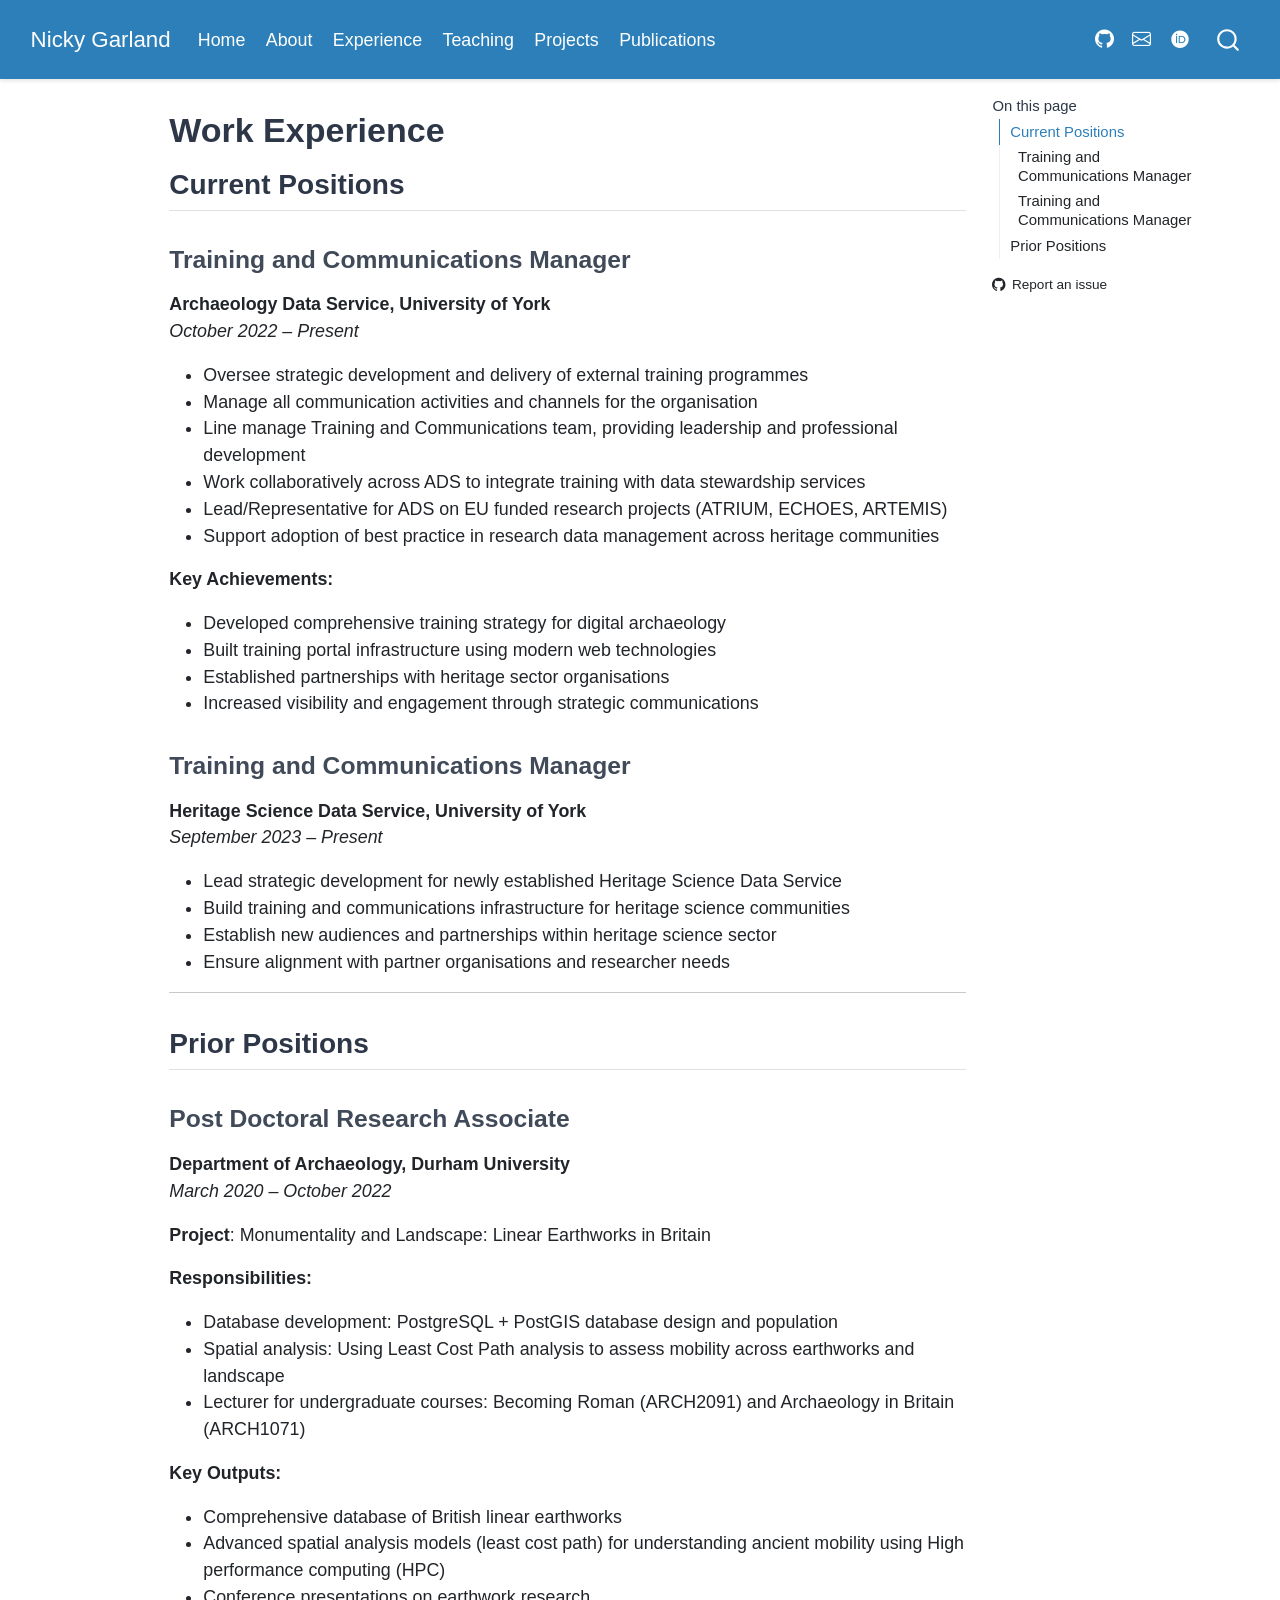
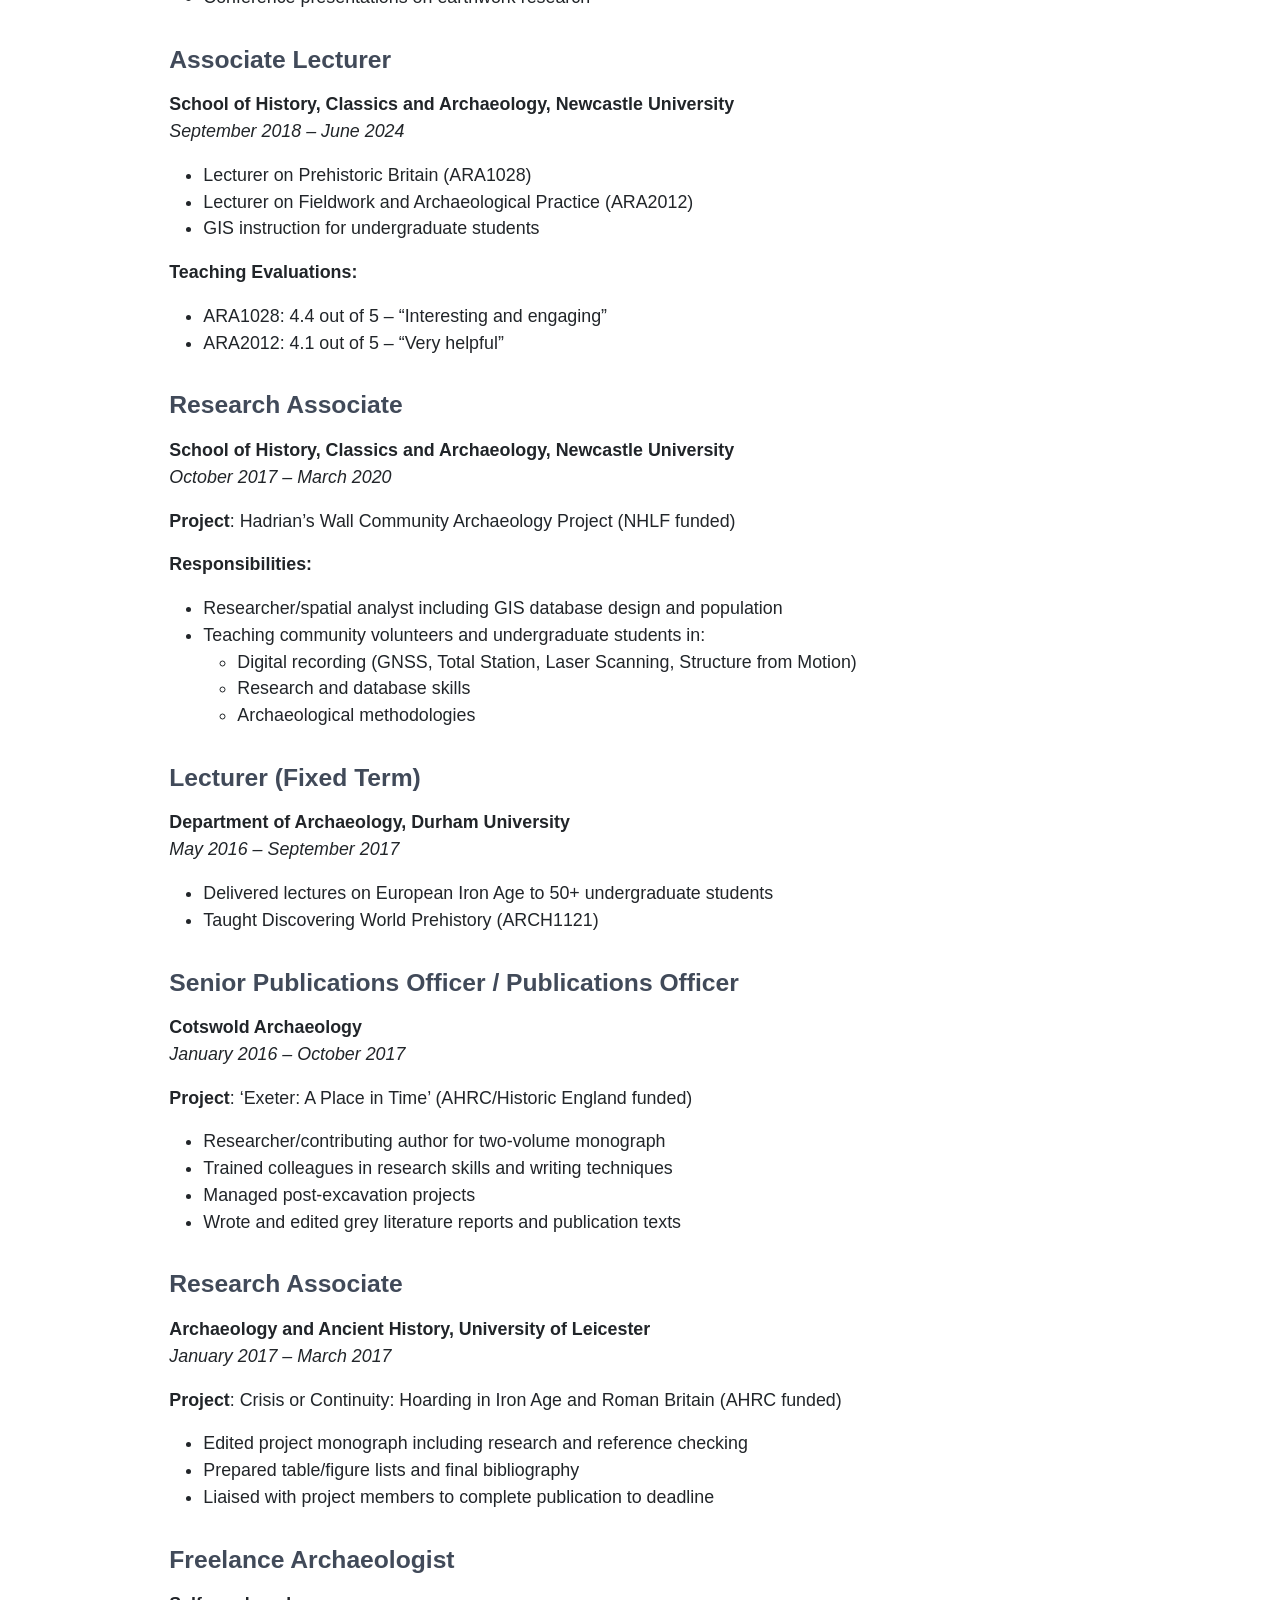
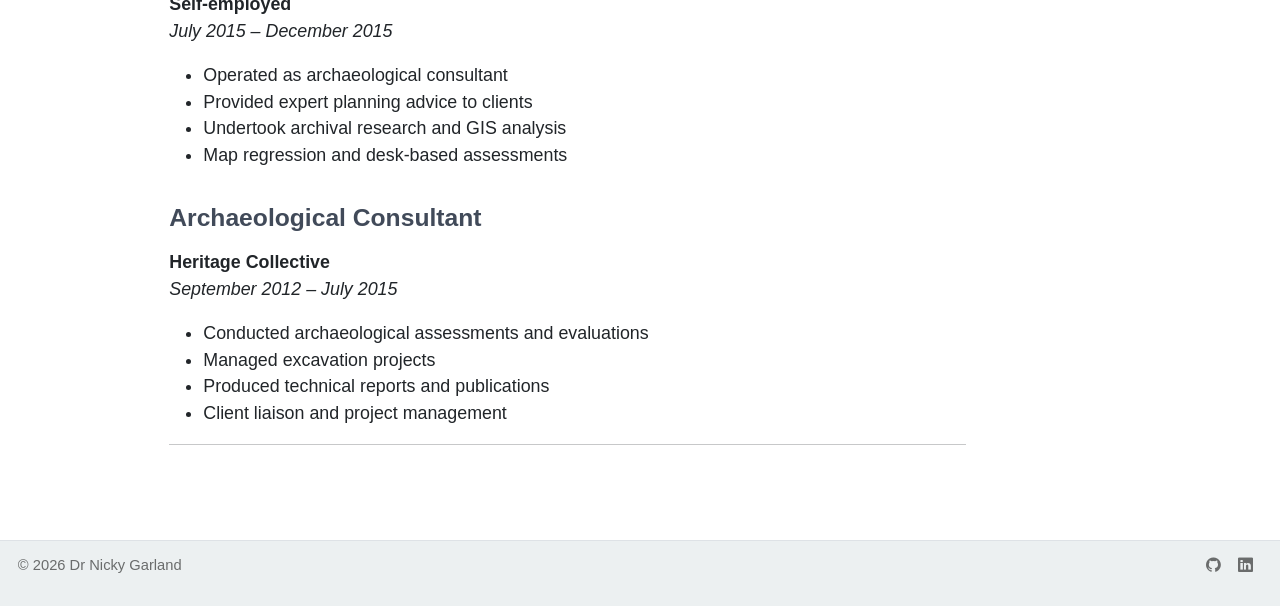
<file: experience.html>
<!DOCTYPE html>
<html xmlns="http://www.w3.org/1999/xhtml" lang="en" xml:lang="en"><head>

<meta charset="utf-8">
<meta name="generator" content="quarto-1.9.38">

<meta name="viewport" content="width=device-width, initial-scale=1.0, user-scalable=yes">


<title>Work Experience – Nicky Garland</title>
<style>
/* Default styles provided by pandoc.
** See https://pandoc.org/MANUAL.html#variables-for-html for config info.
*/
code{white-space: pre-wrap;}
span.smallcaps{font-variant: small-caps;}
div.columns{display: flex; gap: min(4vw, 1.5em);}
div.column{flex: auto; overflow-x: auto;}
div.hanging-indent{margin-left: 1.5em; text-indent: -1.5em;}
ul.task-list{list-style: none;}
ul.task-list li input[type="checkbox"] {
  width: 0.8em;
  margin: 0 0.8em 0.2em -1em; /* quarto-specific, see https://github.com/quarto-dev/quarto-cli/issues/4556 */ 
  vertical-align: middle;
}
</style>


<script src="site_libs/quarto-nav/quarto-nav.js"></script>
<script src="site_libs/quarto-nav/headroom.min.js"></script>
<script src="site_libs/clipboard/clipboard.min.js"></script>
<script src="site_libs/quarto-search/autocomplete.umd.js"></script>
<script src="site_libs/quarto-search/fuse.min.js"></script>
<script src="site_libs/quarto-search/quarto-search.js"></script>
<meta name="quarto:offset" content="./">
<script src="site_libs/quarto-html/quarto.js" type="module"></script>
<script src="site_libs/quarto-html/tabsets/tabsets.js" type="module"></script>
<script src="site_libs/quarto-html/popper.min.js"></script>
<script src="site_libs/quarto-html/tippy.umd.min.js"></script>
<script src="site_libs/quarto-html/anchor.min.js"></script>
<link href="site_libs/quarto-html/tippy.css" rel="stylesheet">
<link href="site_libs/quarto-html/quarto-syntax-highlighting-15634bcf2e68342d4ad2dfa704d543f6.css" rel="stylesheet" id="quarto-text-highlighting-styles">
<script src="site_libs/bootstrap/bootstrap.min.js"></script>
<link href="site_libs/bootstrap/bootstrap-icons.css" rel="stylesheet">
<link href="site_libs/bootstrap/bootstrap-9d0a61f74edd3cb6d6b4d877b384bec7.min.css" rel="stylesheet" append-hash="true" id="quarto-bootstrap" data-mode="light">
<link href="site_libs/quarto-contrib/academicons-1.9.4/all.css" rel="stylesheet">
<link href="site_libs/quarto-contrib/academicons-1.9.4/size.css" rel="stylesheet">
<script id="quarto-search-options" type="application/json">{
  "location": "navbar",
  "copy-button": false,
  "collapse-after": 3,
  "panel-placement": "end",
  "type": "overlay",
  "limit": 50,
  "keyboard-shortcut": [
    "f",
    "/",
    "s"
  ],
  "show-item-context": false,
  "language": {
    "search-no-results-text": "No results",
    "search-matching-documents-text": "matching documents",
    "search-copy-link-title": "Copy link to search",
    "search-hide-matches-text": "Hide additional matches",
    "search-more-match-text": "more match in this document",
    "search-more-matches-text": "more matches in this document",
    "search-clear-button-title": "Clear",
    "search-text-placeholder": "",
    "search-detached-cancel-button-title": "Cancel",
    "search-submit-button-title": "Submit",
    "search-label": "Search"
  }
}</script>


<link rel="stylesheet" href="styles.css">
</head>

<body class="nav-fixed quarto-light">

<div id="quarto-search-results"></div>
  <header id="quarto-header" class="headroom fixed-top">
    <nav class="navbar navbar-expand-lg " data-bs-theme="dark">
      <div class="navbar-container container-fluid">
      <div class="navbar-brand-container mx-auto">
    <a class="navbar-brand" href="./index.html">
    <span class="navbar-title">Nicky Garland</span>
    </a>
  </div>
            <div id="quarto-search" class="" title="Search"></div>
          <button class="navbar-toggler" type="button" data-bs-toggle="collapse" data-bs-target="#navbarCollapse" aria-controls="navbarCollapse" role="menu" aria-expanded="false" aria-label="Toggle navigation" onclick="if (window.quartoToggleHeadroom) { window.quartoToggleHeadroom(); }">
  <span class="navbar-toggler-icon"></span>
</button>
          <div class="collapse navbar-collapse" id="navbarCollapse">
            <ul class="navbar-nav navbar-nav-scroll me-auto">
  <li class="nav-item">
    <a class="nav-link" href="./index.html"> 
<span class="menu-text">Home</span></a>
  </li>  
  <li class="nav-item">
    <a class="nav-link" href="./about.html"> 
<span class="menu-text">About</span></a>
  </li>  
  <li class="nav-item">
    <a class="nav-link active" href="./experience.html" aria-current="page"> 
<span class="menu-text">Experience</span></a>
  </li>  
  <li class="nav-item">
    <a class="nav-link" href="./teaching.html"> 
<span class="menu-text">Teaching</span></a>
  </li>  
  <li class="nav-item">
    <a class="nav-link" href="./projects.html"> 
<span class="menu-text">Projects</span></a>
  </li>  
  <li class="nav-item">
    <a class="nav-link" href="./publications.html"> 
<span class="menu-text">Publications</span></a>
  </li>  
</ul>
            <ul class="navbar-nav navbar-nav-scroll ms-auto">
  <li class="nav-item compact">
    <a class="nav-link" href="https://github.com/nickyjgarland"> <i class="bi bi-github" role="img" aria-label="GitHub">
</i> 
<span class="menu-text"></span></a>
  </li>  
  <li class="nav-item compact">
    <a class="nav-link" href="mailto:nickyjgarland@gmail.com"> <i class="bi bi-envelope" role="img" aria-label="Email">
</i> 
<span class="menu-text"></span></a>
  </li>  
  <li class="nav-item">
    <a class="nav-link" href="https://orcid.org/0000-0002-6789-0779"> 
<span class="menu-text"><i class="ai  ai-orcid" aria-label="orcid"></i></span></a>
  </li>  
</ul>
          </div> <!-- /navcollapse -->
            <div class="quarto-navbar-tools">
</div>
      </div> <!-- /container-fluid -->
    </nav>
</header>
<!-- content -->
<div id="quarto-content" class="quarto-container page-columns page-rows-contents page-layout-article page-navbar">
<!-- sidebar -->
<!-- margin-sidebar -->
    <div id="quarto-margin-sidebar" class="sidebar margin-sidebar">
        <nav id="TOC" role="doc-toc" class="toc-active">
    <h2 id="toc-title">On this page</h2>
   
  <ul>
  <li><a href="#current-positions" id="toc-current-positions" class="nav-link active" data-scroll-target="#current-positions">Current Positions</a>
  <ul class="collapse">
  <li><a href="#training-and-communications-manager" id="toc-training-and-communications-manager" class="nav-link" data-scroll-target="#training-and-communications-manager">Training and Communications Manager</a></li>
  <li><a href="#training-and-communications-manager-1" id="toc-training-and-communications-manager-1" class="nav-link" data-scroll-target="#training-and-communications-manager-1">Training and Communications Manager</a></li>
  </ul></li>
  <li><a href="#prior-positions" id="toc-prior-positions" class="nav-link" data-scroll-target="#prior-positions">Prior Positions</a>
  <ul class="collapse">
  <li><a href="#post-doctoral-research-associate" id="toc-post-doctoral-research-associate" class="nav-link" data-scroll-target="#post-doctoral-research-associate">Post Doctoral Research Associate</a></li>
  <li><a href="#associate-lecturer" id="toc-associate-lecturer" class="nav-link" data-scroll-target="#associate-lecturer">Associate Lecturer</a></li>
  <li><a href="#research-associate" id="toc-research-associate" class="nav-link" data-scroll-target="#research-associate">Research Associate</a></li>
  <li><a href="#lecturer-fixed-term" id="toc-lecturer-fixed-term" class="nav-link" data-scroll-target="#lecturer-fixed-term">Lecturer (Fixed Term)</a></li>
  <li><a href="#senior-publications-officer-publications-officer" id="toc-senior-publications-officer-publications-officer" class="nav-link" data-scroll-target="#senior-publications-officer-publications-officer">Senior Publications Officer / Publications Officer</a></li>
  <li><a href="#research-associate-1" id="toc-research-associate-1" class="nav-link" data-scroll-target="#research-associate-1">Research Associate</a></li>
  <li><a href="#freelance-archaeologist" id="toc-freelance-archaeologist" class="nav-link" data-scroll-target="#freelance-archaeologist">Freelance Archaeologist</a></li>
  <li><a href="#archaeological-consultant" id="toc-archaeological-consultant" class="nav-link" data-scroll-target="#archaeological-consultant">Archaeological Consultant</a></li>
  </ul></li>
  </ul>
<div class="toc-actions"><ul><li><a href="https://github.com/nickyjgarland/website/issues/new" class="toc-action"><i class="bi bi-github"></i>Report an issue</a></li></ul></div></nav>
    </div>
<!-- main -->
<main class="content" id="quarto-document-content">

<header id="title-block-header" class="quarto-title-block default">
<div class="quarto-title">
<h1 class="title">Work Experience</h1>
</div>



<div class="quarto-title-meta">

    
  
    
  </div>
  


</header>


<section id="current-positions" class="level2">
<h2 class="anchored" data-anchor-id="current-positions">Current Positions</h2>
<section id="training-and-communications-manager" class="level3">
<h3 class="anchored" data-anchor-id="training-and-communications-manager">Training and Communications Manager</h3>
<p><strong>Archaeology Data Service, University of York</strong><br>
<em>October 2022 – Present</em></p>
<ul>
<li>Oversee strategic development and delivery of external training programmes</li>
<li>Manage all communication activities and channels for the organisation</li>
<li>Line manage Training and Communications team, providing leadership and professional development</li>
<li>Work collaboratively across ADS to integrate training with data stewardship services</li>
<li>Lead/Representative for ADS on EU funded research projects (ATRIUM, ECHOES, ARTEMIS)</li>
<li>Support adoption of best practice in research data management across heritage communities</li>
</ul>
<p><strong>Key Achievements:</strong></p>
<ul>
<li>Developed comprehensive training strategy for digital archaeology</li>
<li>Built training portal infrastructure using modern web technologies</li>
<li>Established partnerships with heritage sector organisations</li>
<li>Increased visibility and engagement through strategic communications</li>
</ul>
</section>
<section id="training-and-communications-manager-1" class="level3">
<h3 class="anchored" data-anchor-id="training-and-communications-manager-1">Training and Communications Manager</h3>
<p><strong>Heritage Science Data Service, University of York</strong><br>
<em>September 2023 – Present</em></p>
<ul>
<li>Lead strategic development for newly established Heritage Science Data Service</li>
<li>Build training and communications infrastructure for heritage science communities</li>
<li>Establish new audiences and partnerships within heritage science sector</li>
<li>Ensure alignment with partner organisations and researcher needs</li>
</ul>
<hr>
</section>
</section>
<section id="prior-positions" class="level2">
<h2 class="anchored" data-anchor-id="prior-positions">Prior Positions</h2>
<section id="post-doctoral-research-associate" class="level3">
<h3 class="anchored" data-anchor-id="post-doctoral-research-associate">Post Doctoral Research Associate</h3>
<p><strong>Department of Archaeology, Durham University</strong><br>
<em>March 2020 – October 2022</em></p>
<p><strong>Project</strong>: Monumentality and Landscape: Linear Earthworks in Britain</p>
<p><strong>Responsibilities:</strong></p>
<ul>
<li>Database development: PostgreSQL + PostGIS database design and population</li>
<li>Spatial analysis: Using Least Cost Path analysis to assess mobility across earthworks and landscape</li>
<li>Lecturer for undergraduate courses: Becoming Roman (ARCH2091) and Archaeology in Britain (ARCH1071)</li>
</ul>
<p><strong>Key Outputs:</strong></p>
<ul>
<li>Comprehensive database of British linear earthworks</li>
<li>Advanced spatial analysis models (least cost path) for understanding ancient mobility using High performance computing (HPC)</li>
<li>Conference presentations on earthwork research</li>
</ul>
</section>
<section id="associate-lecturer" class="level3">
<h3 class="anchored" data-anchor-id="associate-lecturer">Associate Lecturer</h3>
<p><strong>School of History, Classics and Archaeology, Newcastle University</strong><br>
<em>September 2018 – June 2024</em></p>
<ul>
<li>Lecturer on Prehistoric Britain (ARA1028)</li>
<li>Lecturer on Fieldwork and Archaeological Practice (ARA2012)</li>
<li>GIS instruction for undergraduate students</li>
</ul>
<p><strong>Teaching Evaluations:</strong></p>
<ul>
<li>ARA1028: 4.4 out of 5 – “Interesting and engaging”</li>
<li>ARA2012: 4.1 out of 5 – “Very helpful”</li>
</ul>
</section>
<section id="research-associate" class="level3">
<h3 class="anchored" data-anchor-id="research-associate">Research Associate</h3>
<p><strong>School of History, Classics and Archaeology, Newcastle University</strong><br>
<em>October 2017 – March 2020</em></p>
<p><strong>Project</strong>: Hadrian’s Wall Community Archaeology Project (NHLF funded)</p>
<p><strong>Responsibilities:</strong></p>
<ul>
<li>Researcher/spatial analyst including GIS database design and population</li>
<li>Teaching community volunteers and undergraduate students in:
<ul>
<li>Digital recording (GNSS, Total Station, Laser Scanning, Structure from Motion)</li>
<li>Research and database skills</li>
<li>Archaeological methodologies</li>
</ul></li>
</ul>
</section>
<section id="lecturer-fixed-term" class="level3">
<h3 class="anchored" data-anchor-id="lecturer-fixed-term">Lecturer (Fixed Term)</h3>
<p><strong>Department of Archaeology, Durham University</strong><br>
<em>May 2016 – September 2017</em></p>
<ul>
<li>Delivered lectures on European Iron Age to 50+ undergraduate students</li>
<li>Taught Discovering World Prehistory (ARCH1121)</li>
</ul>
</section>
<section id="senior-publications-officer-publications-officer" class="level3">
<h3 class="anchored" data-anchor-id="senior-publications-officer-publications-officer">Senior Publications Officer / Publications Officer</h3>
<p><strong>Cotswold Archaeology</strong><br>
<em>January 2016 – October 2017</em></p>
<p><strong>Project</strong>: ‘Exeter: A Place in Time’ (AHRC/Historic England funded)</p>
<ul>
<li>Researcher/contributing author for two-volume monograph</li>
<li>Trained colleagues in research skills and writing techniques</li>
<li>Managed post-excavation projects</li>
<li>Wrote and edited grey literature reports and publication texts</li>
</ul>
</section>
<section id="research-associate-1" class="level3">
<h3 class="anchored" data-anchor-id="research-associate-1">Research Associate</h3>
<p><strong>Archaeology and Ancient History, University of Leicester</strong><br>
<em>January 2017 – March 2017</em></p>
<p><strong>Project</strong>: Crisis or Continuity: Hoarding in Iron Age and Roman Britain (AHRC funded)</p>
<ul>
<li>Edited project monograph including research and reference checking</li>
<li>Prepared table/figure lists and final bibliography</li>
<li>Liaised with project members to complete publication to deadline</li>
</ul>
</section>
<section id="freelance-archaeologist" class="level3">
<h3 class="anchored" data-anchor-id="freelance-archaeologist">Freelance Archaeologist</h3>
<p><strong>Self-employed</strong><br>
<em>July 2015 – December 2015</em></p>
<ul>
<li>Operated as archaeological consultant</li>
<li>Provided expert planning advice to clients</li>
<li>Undertook archival research and GIS analysis</li>
<li>Map regression and desk-based assessments</li>
</ul>
</section>
<section id="archaeological-consultant" class="level3">
<h3 class="anchored" data-anchor-id="archaeological-consultant">Archaeological Consultant</h3>
<p><strong>Heritage Collective</strong><br>
<em>September 2012 – July 2015</em></p>
<ul>
<li>Conducted archaeological assessments and evaluations</li>
<li>Managed excavation projects</li>
<li>Produced technical reports and publications</li>
<li>Client liaison and project management</li>
</ul>
<hr>


</section>
</section>

</main> <!-- /main -->
<script id="quarto-html-after-body" type="application/javascript">
  window.document.addEventListener("DOMContentLoaded", function (event) {
    const icon = "";
    const anchorJS = new window.AnchorJS();
    anchorJS.options = {
      placement: 'right',
      icon: icon
    };
    anchorJS.add('.anchored');
    const isCodeAnnotation = (el) => {
      for (const clz of el.classList) {
        if (clz.startsWith('code-annotation-')) {                     
          return true;
        }
      }
      return false;
    }
    const onCopySuccess = function(e) {
      // button target
      const button = e.trigger;
      // don't keep focus
      button.blur();
      // flash "checked"
      button.classList.add('code-copy-button-checked');
      var currentTitle = button.getAttribute("title");
      button.setAttribute("title", "Copied!");
      let tooltip;
      if (window.bootstrap) {
        button.setAttribute("data-bs-toggle", "tooltip");
        button.setAttribute("data-bs-placement", "left");
        button.setAttribute("data-bs-title", "Copied!");
        tooltip = new bootstrap.Tooltip(button, 
          { trigger: "manual", 
            customClass: "code-copy-button-tooltip",
            offset: [0, -8]});
        tooltip.show();    
      }
      setTimeout(function() {
        if (tooltip) {
          tooltip.hide();
          button.removeAttribute("data-bs-title");
          button.removeAttribute("data-bs-toggle");
          button.removeAttribute("data-bs-placement");
        }
        button.setAttribute("title", currentTitle);
        button.classList.remove('code-copy-button-checked');
      }, 1000);
      // clear code selection
      e.clearSelection();
    }
    const getTextToCopy = function(trigger) {
      const outerScaffold = trigger.parentElement.cloneNode(true);
      const codeEl = outerScaffold.querySelector('code');
      for (const childEl of codeEl.children) {
        if (isCodeAnnotation(childEl)) {
          childEl.remove();
        }
      }
      return codeEl.innerText;
    }
    const clipboard = new window.ClipboardJS('.code-copy-button:not([data-in-quarto-modal])', {
      text: getTextToCopy
    });
    clipboard.on('success', onCopySuccess);
    if (window.document.getElementById('quarto-embedded-source-code-modal')) {
      const clipboardModal = new window.ClipboardJS('.code-copy-button[data-in-quarto-modal]', {
        text: getTextToCopy,
        container: window.document.getElementById('quarto-embedded-source-code-modal')
      });
      clipboardModal.on('success', onCopySuccess);
    }
      var localhostRegex = new RegExp(/^(?:http|https):\/\/localhost\:?[0-9]*\//);
      var mailtoRegex = new RegExp(/^mailto:/);
        var filterRegex = new RegExp("https:\/\/nickyjgarland\.github\.io\/website");
      var isInternal = (href) => {
          return filterRegex.test(href) || localhostRegex.test(href) || mailtoRegex.test(href);
      }
      // Inspect non-navigation links and adorn them if external
     var links = window.document.querySelectorAll('a[href]:not(.nav-link):not(.navbar-brand):not(.toc-action):not(.sidebar-link):not(.sidebar-item-toggle):not(.pagination-link):not(.no-external):not([aria-hidden]):not(.dropdown-item):not(.quarto-navigation-tool):not(.about-link)');
      for (var i=0; i<links.length; i++) {
        const link = links[i];
        if (!isInternal(link.href)) {
          // undo the damage that might have been done by quarto-nav.js in the case of
          // links that we want to consider external
          if (link.dataset.originalHref !== undefined) {
            link.href = link.dataset.originalHref;
          }
            // target, if specified
            link.setAttribute("target", "_blank");
            if (link.getAttribute("rel") === null) {
              link.setAttribute("rel", "noopener");
            }
            // default icon
            link.classList.add("external");
        }
      }
    function tippyHover(el, contentFn, onTriggerFn, onUntriggerFn) {
      const config = {
        allowHTML: true,
        maxWidth: 500,
        delay: 100,
        arrow: false,
        appendTo: function(el) {
            return el.parentElement;
        },
        interactive: true,
        interactiveBorder: 10,
        theme: 'quarto',
        placement: 'bottom-start',
      };
      if (contentFn) {
        config.content = contentFn;
      }
      if (onTriggerFn) {
        config.onTrigger = onTriggerFn;
      }
      if (onUntriggerFn) {
        config.onUntrigger = onUntriggerFn;
      }
      window.tippy(el, config); 
    }
    const noterefs = window.document.querySelectorAll('a[role="doc-noteref"]');
    for (var i=0; i<noterefs.length; i++) {
      const ref = noterefs[i];
      tippyHover(ref, function() {
        // use id or data attribute instead here
        let href = ref.getAttribute('data-footnote-href') || ref.getAttribute('href');
        try { href = new URL(href).hash; } catch {}
        const id = href.replace(/^#\/?/, "");
        const note = window.document.getElementById(id);
        if (note) {
          return note.innerHTML;
        } else {
          return "";
        }
      });
    }
    const xrefs = window.document.querySelectorAll('a.quarto-xref');
    const processXRef = (id, note) => {
      // Strip column container classes
      const stripColumnClz = (el) => {
        el.classList.remove("page-full", "page-columns");
        if (el.children) {
          for (const child of el.children) {
            stripColumnClz(child);
          }
        }
      }
      stripColumnClz(note)
      if (id === null || id.startsWith('sec-')) {
        // Special case sections, only their first couple elements
        const container = document.createElement("div");
        if (note.children && note.children.length > 2) {
          container.appendChild(note.children[0].cloneNode(true));
          for (let i = 1; i < note.children.length; i++) {
            const child = note.children[i];
            if (child.tagName === "P" && child.innerText === "") {
              continue;
            } else {
              container.appendChild(child.cloneNode(true));
              break;
            }
          }
          if (window.Quarto?.typesetMath) {
            window.Quarto.typesetMath(container);
          }
          return container.innerHTML
        } else {
          if (window.Quarto?.typesetMath) {
            window.Quarto.typesetMath(note);
          }
          return note.innerHTML;
        }
      } else {
        // Remove any anchor links if they are present
        const anchorLink = note.querySelector('a.anchorjs-link');
        if (anchorLink) {
          anchorLink.remove();
        }
        if (window.Quarto?.typesetMath) {
          window.Quarto.typesetMath(note);
        }
        if (note.classList.contains("callout")) {
          return note.outerHTML;
        } else {
          return note.innerHTML;
        }
      }
    }
    for (var i=0; i<xrefs.length; i++) {
      const xref = xrefs[i];
      tippyHover(xref, undefined, function(instance) {
        instance.disable();
        let url = xref.getAttribute('href');
        let hash = undefined; 
        if (url.startsWith('#')) {
          hash = url;
        } else {
          try { hash = new URL(url).hash; } catch {}
        }
        if (hash) {
          const id = hash.replace(/^#\/?/, "");
          const note = window.document.getElementById(id);
          if (note !== null) {
            try {
              const html = processXRef(id, note.cloneNode(true));
              instance.setContent(html);
            } finally {
              instance.enable();
              instance.show();
            }
          } else {
            // See if we can fetch this
            fetch(url.split('#')[0])
            .then(res => res.text())
            .then(html => {
              const parser = new DOMParser();
              const htmlDoc = parser.parseFromString(html, "text/html");
              const note = htmlDoc.getElementById(id);
              if (note !== null) {
                const html = processXRef(id, note);
                instance.setContent(html);
              } 
            }).finally(() => {
              instance.enable();
              instance.show();
            });
          }
        } else {
          // See if we can fetch a full url (with no hash to target)
          // This is a special case and we should probably do some content thinning / targeting
          fetch(url)
          .then(res => res.text())
          .then(html => {
            const parser = new DOMParser();
            const htmlDoc = parser.parseFromString(html, "text/html");
            const note = htmlDoc.querySelector('main.content');
            if (note !== null) {
              // This should only happen for chapter cross references
              // (since there is no id in the URL)
              // remove the first header
              if (note.children.length > 0 && note.children[0].tagName === "HEADER") {
                note.children[0].remove();
              }
              const html = processXRef(null, note);
              instance.setContent(html);
            } 
          }).finally(() => {
            instance.enable();
            instance.show();
          });
        }
      }, function(instance) {
      });
    }
        let selectedAnnoteEl;
        const selectorForAnnotation = ( cell, annotation) => {
          let cellAttr = 'data-code-cell="' + cell + '"';
          let lineAttr = 'data-code-annotation="' +  annotation + '"';
          const selector = 'span[' + cellAttr + '][' + lineAttr + ']';
          return selector;
        }
        const selectCodeLines = (annoteEl) => {
          const doc = window.document;
          const targetCell = annoteEl.getAttribute("data-target-cell");
          const targetAnnotation = annoteEl.getAttribute("data-target-annotation");
          const annoteSpan = window.document.querySelector(selectorForAnnotation(targetCell, targetAnnotation));
          const lines = annoteSpan.getAttribute("data-code-lines").split(",");
          const lineIds = lines.map((line) => {
            return targetCell + "-" + line;
          })
          let top = null;
          let height = null;
          let parent = null;
          if (lineIds.length > 0) {
              //compute the position of the single el (top and bottom and make a div)
              const el = window.document.getElementById(lineIds[0]);
              top = el.offsetTop;
              height = el.offsetHeight;
              parent = el.parentElement.parentElement;
            if (lineIds.length > 1) {
              const lastEl = window.document.getElementById(lineIds[lineIds.length - 1]);
              const bottom = lastEl.offsetTop + lastEl.offsetHeight;
              height = bottom - top;
            }
            if (top !== null && height !== null && parent !== null) {
              // cook up a div (if necessary) and position it 
              let div = window.document.getElementById("code-annotation-line-highlight");
              if (div === null) {
                div = window.document.createElement("div");
                div.setAttribute("id", "code-annotation-line-highlight");
                div.style.position = 'absolute';
                parent.appendChild(div);
              }
              div.style.top = top - 2 + "px";
              div.style.height = height + 4 + "px";
              div.style.left = 0;
              let gutterDiv = window.document.getElementById("code-annotation-line-highlight-gutter");
              if (gutterDiv === null) {
                gutterDiv = window.document.createElement("div");
                gutterDiv.setAttribute("id", "code-annotation-line-highlight-gutter");
                gutterDiv.style.position = 'absolute';
                const codeCell = window.document.getElementById(targetCell);
                const gutter = codeCell.querySelector('.code-annotation-gutter');
                gutter.appendChild(gutterDiv);
              }
              gutterDiv.style.top = top - 2 + "px";
              gutterDiv.style.height = height + 4 + "px";
            }
            selectedAnnoteEl = annoteEl;
          }
        };
        const unselectCodeLines = () => {
          const elementsIds = ["code-annotation-line-highlight", "code-annotation-line-highlight-gutter"];
          elementsIds.forEach((elId) => {
            const div = window.document.getElementById(elId);
            if (div) {
              div.remove();
            }
          });
          selectedAnnoteEl = undefined;
        };
          // Handle positioning of the toggle
      window.addEventListener(
        "resize",
        throttle(() => {
          elRect = undefined;
          if (selectedAnnoteEl) {
            selectCodeLines(selectedAnnoteEl);
          }
        }, 10)
      );
      function throttle(fn, ms) {
      let throttle = false;
      let timer;
        return (...args) => {
          if(!throttle) { // first call gets through
              fn.apply(this, args);
              throttle = true;
          } else { // all the others get throttled
              if(timer) clearTimeout(timer); // cancel #2
              timer = setTimeout(() => {
                fn.apply(this, args);
                timer = throttle = false;
              }, ms);
          }
        };
      }
        // Attach click handler to the DT
        const annoteDls = window.document.querySelectorAll('dt[data-target-cell]');
        for (const annoteDlNode of annoteDls) {
          annoteDlNode.addEventListener('click', (event) => {
            const clickedEl = event.target;
            if (clickedEl !== selectedAnnoteEl) {
              unselectCodeLines();
              const activeEl = window.document.querySelector('dt[data-target-cell].code-annotation-active');
              if (activeEl) {
                activeEl.classList.remove('code-annotation-active');
              }
              selectCodeLines(clickedEl);
              clickedEl.classList.add('code-annotation-active');
            } else {
              // Unselect the line
              unselectCodeLines();
              clickedEl.classList.remove('code-annotation-active');
            }
          });
        }
    const findCites = (el) => {
      const parentEl = el.parentElement;
      if (parentEl) {
        const cites = parentEl.dataset.cites;
        if (cites) {
          return {
            el,
            cites: cites.split(' ')
          };
        } else {
          return findCites(el.parentElement)
        }
      } else {
        return undefined;
      }
    };
    var bibliorefs = window.document.querySelectorAll('a[role="doc-biblioref"]');
    for (var i=0; i<bibliorefs.length; i++) {
      const ref = bibliorefs[i];
      const citeInfo = findCites(ref);
      if (citeInfo) {
        tippyHover(citeInfo.el, function() {
          var popup = window.document.createElement('div');
          citeInfo.cites.forEach(function(cite) {
            var citeDiv = window.document.createElement('div');
            citeDiv.classList.add('hanging-indent');
            citeDiv.classList.add('csl-entry');
            var biblioDiv = window.document.getElementById('ref-' + cite);
            if (biblioDiv) {
              citeDiv.innerHTML = biblioDiv.innerHTML;
            }
            popup.appendChild(citeDiv);
          });
          return popup.innerHTML;
        });
      }
    }
  });
  </script>
</div> <!-- /content -->
<footer class="footer">
  <div class="nav-footer">
    <div class="nav-footer-left">
<p>© 2026 Dr Nicky Garland</p>
</div>   
    <div class="nav-footer-center">
      &nbsp;
    <div class="toc-actions d-sm-block d-md-none"><ul><li><a href="https://github.com/nickyjgarland/website/issues/new" class="toc-action"><i class="bi bi-github"></i>Report an issue</a></li></ul></div></div>
    <div class="nav-footer-right">
      <ul class="footer-items list-unstyled">
    <li class="nav-item compact">
    <a class="nav-link" href="https://github.com/nickyjgarland">
      <i class="bi bi-github" role="img">
</i> 
    </a>
  </li>  
    <li class="nav-item compact">
    <a class="nav-link" href="https://www.linkedin.com/in/nicky-garland-a2352a254/">
      <i class="bi bi-linkedin" role="img">
</i> 
    </a>
  </li>  
</ul>
    </div>
  </div>
</footer>




</body></html>
</file>
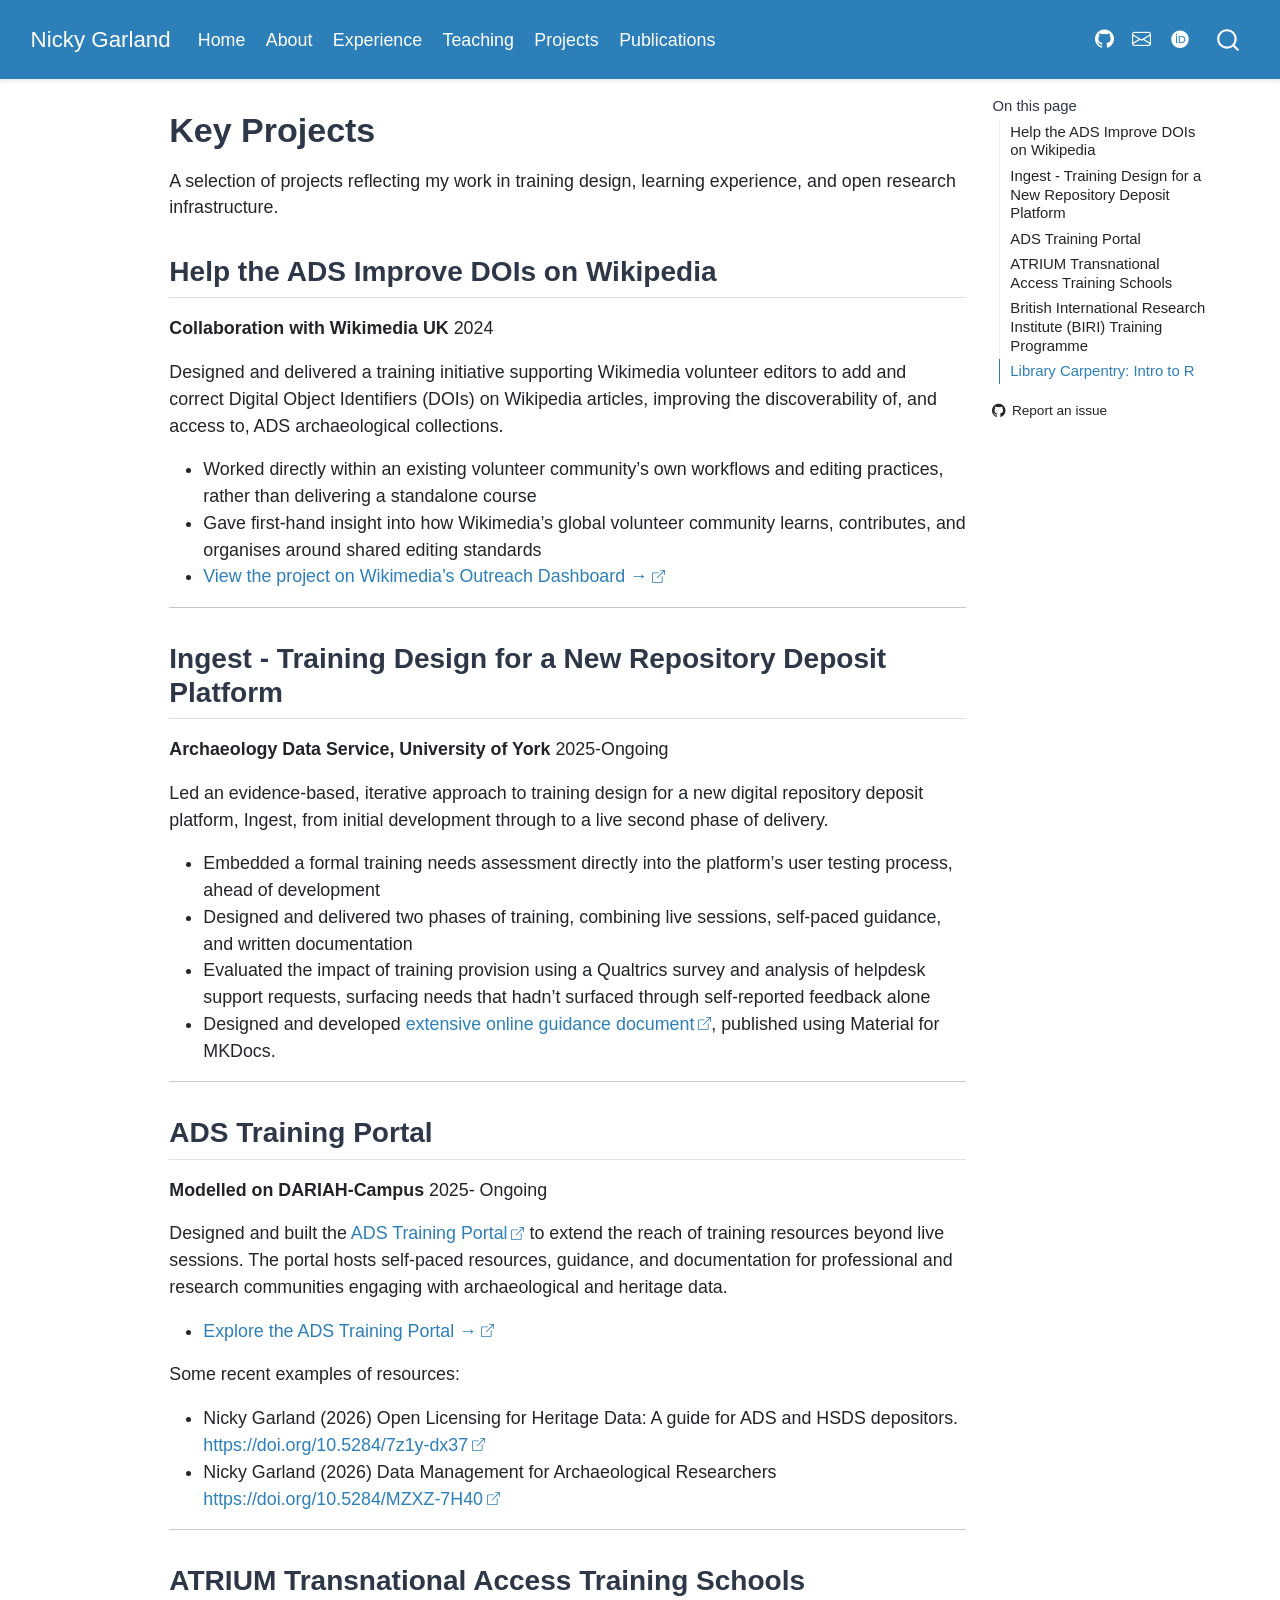
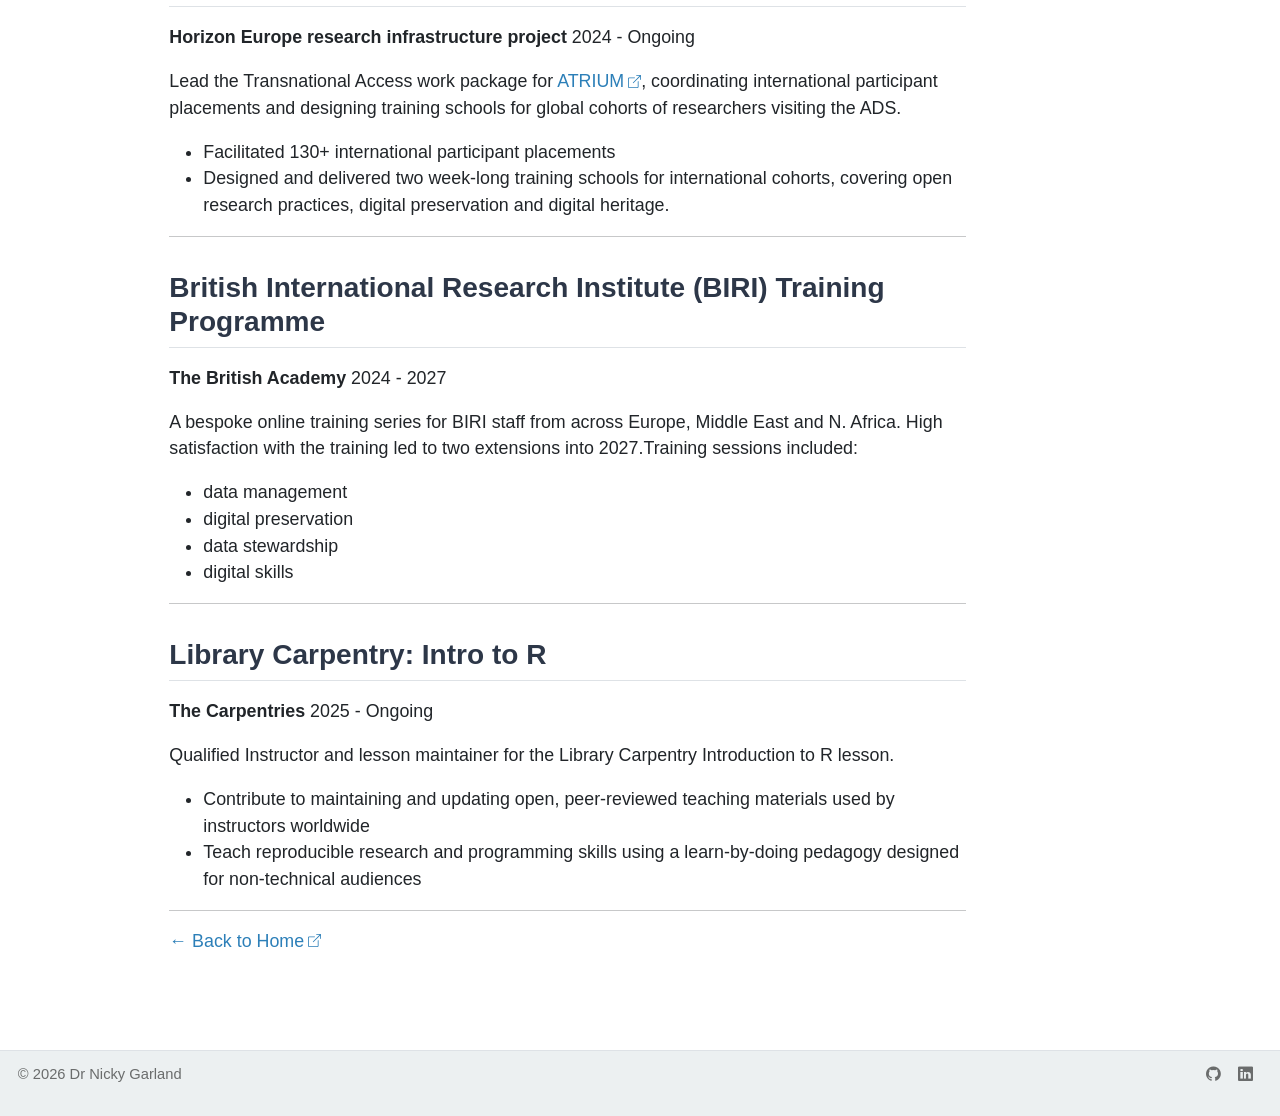
<file: projects.html>
<!DOCTYPE html>
<html xmlns="http://www.w3.org/1999/xhtml" lang="en" xml:lang="en"><head>

<meta charset="utf-8">
<meta name="generator" content="quarto-1.9.38">

<meta name="viewport" content="width=device-width, initial-scale=1.0, user-scalable=yes">


<title>Key Projects – Nicky Garland</title>
<style>
/* Default styles provided by pandoc.
** See https://pandoc.org/MANUAL.html#variables-for-html for config info.
*/
code{white-space: pre-wrap;}
span.smallcaps{font-variant: small-caps;}
div.columns{display: flex; gap: min(4vw, 1.5em);}
div.column{flex: auto; overflow-x: auto;}
div.hanging-indent{margin-left: 1.5em; text-indent: -1.5em;}
ul.task-list{list-style: none;}
ul.task-list li input[type="checkbox"] {
  width: 0.8em;
  margin: 0 0.8em 0.2em -1em; /* quarto-specific, see https://github.com/quarto-dev/quarto-cli/issues/4556 */ 
  vertical-align: middle;
}
</style>


<script src="site_libs/quarto-nav/quarto-nav.js"></script>
<script src="site_libs/quarto-nav/headroom.min.js"></script>
<script src="site_libs/clipboard/clipboard.min.js"></script>
<script src="site_libs/quarto-search/autocomplete.umd.js"></script>
<script src="site_libs/quarto-search/fuse.min.js"></script>
<script src="site_libs/quarto-search/quarto-search.js"></script>
<meta name="quarto:offset" content="./">
<script src="site_libs/quarto-html/quarto.js" type="module"></script>
<script src="site_libs/quarto-html/tabsets/tabsets.js" type="module"></script>
<script src="site_libs/quarto-html/popper.min.js"></script>
<script src="site_libs/quarto-html/tippy.umd.min.js"></script>
<script src="site_libs/quarto-html/anchor.min.js"></script>
<link href="site_libs/quarto-html/tippy.css" rel="stylesheet">
<link href="site_libs/quarto-html/quarto-syntax-highlighting-15634bcf2e68342d4ad2dfa704d543f6.css" rel="stylesheet" id="quarto-text-highlighting-styles">
<script src="site_libs/bootstrap/bootstrap.min.js"></script>
<link href="site_libs/bootstrap/bootstrap-icons.css" rel="stylesheet">
<link href="site_libs/bootstrap/bootstrap-9d0a61f74edd3cb6d6b4d877b384bec7.min.css" rel="stylesheet" append-hash="true" id="quarto-bootstrap" data-mode="light">
<link href="site_libs/quarto-contrib/academicons-1.9.4/all.css" rel="stylesheet">
<link href="site_libs/quarto-contrib/academicons-1.9.4/size.css" rel="stylesheet">
<script id="quarto-search-options" type="application/json">{
  "location": "navbar",
  "copy-button": false,
  "collapse-after": 3,
  "panel-placement": "end",
  "type": "overlay",
  "limit": 50,
  "keyboard-shortcut": [
    "f",
    "/",
    "s"
  ],
  "show-item-context": false,
  "language": {
    "search-no-results-text": "No results",
    "search-matching-documents-text": "matching documents",
    "search-copy-link-title": "Copy link to search",
    "search-hide-matches-text": "Hide additional matches",
    "search-more-match-text": "more match in this document",
    "search-more-matches-text": "more matches in this document",
    "search-clear-button-title": "Clear",
    "search-text-placeholder": "",
    "search-detached-cancel-button-title": "Cancel",
    "search-submit-button-title": "Submit",
    "search-label": "Search"
  }
}</script>


<link rel="stylesheet" href="styles.css">
</head>

<body class="nav-fixed quarto-light">

<div id="quarto-search-results"></div>
  <header id="quarto-header" class="headroom fixed-top">
    <nav class="navbar navbar-expand-lg " data-bs-theme="dark">
      <div class="navbar-container container-fluid">
      <div class="navbar-brand-container mx-auto">
    <a class="navbar-brand" href="./index.html">
    <span class="navbar-title">Nicky Garland</span>
    </a>
  </div>
            <div id="quarto-search" class="" title="Search"></div>
          <button class="navbar-toggler" type="button" data-bs-toggle="collapse" data-bs-target="#navbarCollapse" aria-controls="navbarCollapse" role="menu" aria-expanded="false" aria-label="Toggle navigation" onclick="if (window.quartoToggleHeadroom) { window.quartoToggleHeadroom(); }">
  <span class="navbar-toggler-icon"></span>
</button>
          <div class="collapse navbar-collapse" id="navbarCollapse">
            <ul class="navbar-nav navbar-nav-scroll me-auto">
  <li class="nav-item">
    <a class="nav-link" href="./index.html"> 
<span class="menu-text">Home</span></a>
  </li>  
  <li class="nav-item">
    <a class="nav-link" href="./about.html"> 
<span class="menu-text">About</span></a>
  </li>  
  <li class="nav-item">
    <a class="nav-link" href="./experience.html"> 
<span class="menu-text">Experience</span></a>
  </li>  
  <li class="nav-item">
    <a class="nav-link" href="./teaching.html"> 
<span class="menu-text">Teaching</span></a>
  </li>  
  <li class="nav-item">
    <a class="nav-link active" href="./projects.html" aria-current="page"> 
<span class="menu-text">Projects</span></a>
  </li>  
  <li class="nav-item">
    <a class="nav-link" href="./publications.html"> 
<span class="menu-text">Publications</span></a>
  </li>  
</ul>
            <ul class="navbar-nav navbar-nav-scroll ms-auto">
  <li class="nav-item compact">
    <a class="nav-link" href="https://github.com/nickyjgarland"> <i class="bi bi-github" role="img" aria-label="GitHub">
</i> 
<span class="menu-text"></span></a>
  </li>  
  <li class="nav-item compact">
    <a class="nav-link" href="mailto:nickyjgarland@gmail.com"> <i class="bi bi-envelope" role="img" aria-label="Email">
</i> 
<span class="menu-text"></span></a>
  </li>  
  <li class="nav-item">
    <a class="nav-link" href="https://orcid.org/0000-0002-6789-0779"> 
<span class="menu-text"><i class="ai  ai-orcid" aria-label="orcid"></i></span></a>
  </li>  
</ul>
          </div> <!-- /navcollapse -->
            <div class="quarto-navbar-tools">
</div>
      </div> <!-- /container-fluid -->
    </nav>
</header>
<!-- content -->
<div id="quarto-content" class="quarto-container page-columns page-rows-contents page-layout-article page-navbar">
<!-- sidebar -->
<!-- margin-sidebar -->
    <div id="quarto-margin-sidebar" class="sidebar margin-sidebar">
        <nav id="TOC" role="doc-toc" class="toc-active">
    <h2 id="toc-title">On this page</h2>
   
  <ul>
  <li><a href="#help-the-ads-improve-dois-on-wikipedia" id="toc-help-the-ads-improve-dois-on-wikipedia" class="nav-link active" data-scroll-target="#help-the-ads-improve-dois-on-wikipedia">Help the ADS Improve DOIs on Wikipedia</a></li>
  <li><a href="#ingest---training-design-for-a-new-repository-deposit-platform" id="toc-ingest---training-design-for-a-new-repository-deposit-platform" class="nav-link" data-scroll-target="#ingest---training-design-for-a-new-repository-deposit-platform">Ingest - Training Design for a New Repository Deposit Platform</a></li>
  <li><a href="#ads-training-portal" id="toc-ads-training-portal" class="nav-link" data-scroll-target="#ads-training-portal">ADS Training Portal</a></li>
  <li><a href="#atrium-transnational-access-training-schools" id="toc-atrium-transnational-access-training-schools" class="nav-link" data-scroll-target="#atrium-transnational-access-training-schools">ATRIUM Transnational Access Training Schools</a></li>
  <li><a href="#british-international-research-institute-biri-training-programme" id="toc-british-international-research-institute-biri-training-programme" class="nav-link" data-scroll-target="#british-international-research-institute-biri-training-programme">British International Research Institute (BIRI) Training Programme</a></li>
  <li><a href="#library-carpentry-intro-to-r" id="toc-library-carpentry-intro-to-r" class="nav-link" data-scroll-target="#library-carpentry-intro-to-r">Library Carpentry: Intro to R</a></li>
  </ul>
<div class="toc-actions"><ul><li><a href="https://github.com/nickyjgarland/website/issues/new" class="toc-action"><i class="bi bi-github"></i>Report an issue</a></li></ul></div></nav>
    </div>
<!-- main -->
<main class="content" id="quarto-document-content">

<header id="title-block-header" class="quarto-title-block default">
<div class="quarto-title">
<h1 class="title">Key Projects</h1>
</div>



<div class="quarto-title-meta">

    
  
    
  </div>
  


</header>


<p>A selection of projects reflecting my work in training design, learning experience, and open research infrastructure.</p>
<section id="help-the-ads-improve-dois-on-wikipedia" class="level2">
<h2 class="anchored" data-anchor-id="help-the-ads-improve-dois-on-wikipedia">Help the ADS Improve DOIs on Wikipedia</h2>
<p><strong>Collaboration with Wikimedia UK</strong> 2024</p>
<p>Designed and delivered a training initiative supporting Wikimedia volunteer editors to add and correct Digital Object Identifiers (DOIs) on Wikipedia articles, improving the discoverability of, and access to, ADS archaeological collections.</p>
<ul>
<li>Worked directly within an existing volunteer community’s own workflows and editing practices, rather than delivering a standalone course</li>
<li>Gave first-hand insight into how Wikimedia’s global volunteer community learns, contributes, and organises around shared editing standards</li>
<li><a href="https://outreachdashboard.wmflabs.org/courses/Archaeology_Data_Service/Help_the_ADS_improve_DOIs_on_Wikipedia">View the project on Wikimedia’s Outreach Dashboard →</a></li>
</ul>
<hr>
</section>
<section id="ingest---training-design-for-a-new-repository-deposit-platform" class="level2">
<h2 class="anchored" data-anchor-id="ingest---training-design-for-a-new-repository-deposit-platform">Ingest - Training Design for a New Repository Deposit Platform</h2>
<p><strong>Archaeology Data Service, University of York</strong> 2025-Ongoing</p>
<p>Led an evidence-based, iterative approach to training design for a new digital repository deposit platform, Ingest, from initial development through to a live second phase of delivery.</p>
<ul>
<li>Embedded a formal training needs assessment directly into the platform’s user testing process, ahead of development</li>
<li>Designed and delivered two phases of training, combining live sessions, self-paced guidance, and written documentation</li>
<li>Evaluated the impact of training provision using a Qualtrics survey and analysis of helpdesk support requests, surfacing needs that hadn’t surfaced through self-reported feedback alone</li>
<li>Designed and developed <a href="https://uoy-ads.github.io/ads-ingest-documentation/">extensive online guidance document</a>, published using Material for MKDocs.</li>
</ul>
<hr>
</section>
<section id="ads-training-portal" class="level2">
<h2 class="anchored" data-anchor-id="ads-training-portal">ADS Training Portal</h2>
<p><strong>Modelled on DARIAH-Campus</strong> 2025- Ongoing</p>
<p>Designed and built the <a href="https://archaeologydataservice.ac.uk/help-guidance/oer/">ADS Training Portal</a> to extend the reach of training resources beyond live sessions. The portal hosts self-paced resources, guidance, and documentation for professional and research communities engaging with archaeological and heritage data.</p>
<ul>
<li><a href="https://archaeologydataservice.ac.uk/help-guidance/oer/">Explore the ADS Training Portal →</a></li>
</ul>
<p>Some recent examples of resources:</p>
<ul>
<li>Nicky Garland (2026) Open Licensing for Heritage Data: A guide for ADS and HSDS depositors. <a href="https://doi.org/10.5284/7z1y-dx37" class="uri">https://doi.org/10.5284/7z1y-dx37</a></li>
<li>Nicky Garland (2026) Data Management for Archaeological Researchers <a href="https://doi.org/10.5284/MZXZ-7H40" class="uri">https://doi.org/10.5284/MZXZ-7H40</a></li>
</ul>
<hr>
</section>
<section id="atrium-transnational-access-training-schools" class="level2">
<h2 class="anchored" data-anchor-id="atrium-transnational-access-training-schools">ATRIUM Transnational Access Training Schools</h2>
<p><strong>Horizon Europe research infrastructure project</strong> 2024 - Ongoing</p>
<p>Lead the Transnational Access work package for <a href="https://atrium-research.eu/">ATRIUM</a>, coordinating international participant placements and designing training schools for global cohorts of researchers visiting the ADS.</p>
<ul>
<li>Facilitated 130+ international participant placements</li>
<li>Designed and delivered two week-long training schools for international cohorts, covering open research practices, digital preservation and digital heritage.</li>
</ul>
<hr>
</section>
<section id="british-international-research-institute-biri-training-programme" class="level2">
<h2 class="anchored" data-anchor-id="british-international-research-institute-biri-training-programme">British International Research Institute (BIRI) Training Programme</h2>
<p><strong>The British Academy</strong> 2024 - 2027</p>
<p>A bespoke online training series for BIRI staff from across Europe, Middle East and N. Africa. High satisfaction with the training led to two extensions into 2027.Training sessions included:</p>
<ul>
<li>data management</li>
<li>digital preservation</li>
<li>data stewardship</li>
<li>digital skills</li>
</ul>
<hr>
</section>
<section id="library-carpentry-intro-to-r" class="level2">
<h2 class="anchored" data-anchor-id="library-carpentry-intro-to-r">Library Carpentry: Intro to R</h2>
<p><strong>The Carpentries</strong> 2025 - Ongoing</p>
<p>Qualified Instructor and lesson maintainer for the Library Carpentry Introduction to R lesson.</p>
<ul>
<li>Contribute to maintaining and updating open, peer-reviewed teaching materials used by instructors worldwide</li>
<li>Teach reproducible research and programming skills using a learn-by-doing pedagogy designed for non-technical audiences</li>
</ul>
<hr>
<p><a href="index.html">← Back to Home</a></p>


</section>

</main> <!-- /main -->
<script id="quarto-html-after-body" type="application/javascript">
  window.document.addEventListener("DOMContentLoaded", function (event) {
    const icon = "";
    const anchorJS = new window.AnchorJS();
    anchorJS.options = {
      placement: 'right',
      icon: icon
    };
    anchorJS.add('.anchored');
    const isCodeAnnotation = (el) => {
      for (const clz of el.classList) {
        if (clz.startsWith('code-annotation-')) {                     
          return true;
        }
      }
      return false;
    }
    const onCopySuccess = function(e) {
      // button target
      const button = e.trigger;
      // don't keep focus
      button.blur();
      // flash "checked"
      button.classList.add('code-copy-button-checked');
      var currentTitle = button.getAttribute("title");
      button.setAttribute("title", "Copied!");
      let tooltip;
      if (window.bootstrap) {
        button.setAttribute("data-bs-toggle", "tooltip");
        button.setAttribute("data-bs-placement", "left");
        button.setAttribute("data-bs-title", "Copied!");
        tooltip = new bootstrap.Tooltip(button, 
          { trigger: "manual", 
            customClass: "code-copy-button-tooltip",
            offset: [0, -8]});
        tooltip.show();    
      }
      setTimeout(function() {
        if (tooltip) {
          tooltip.hide();
          button.removeAttribute("data-bs-title");
          button.removeAttribute("data-bs-toggle");
          button.removeAttribute("data-bs-placement");
        }
        button.setAttribute("title", currentTitle);
        button.classList.remove('code-copy-button-checked');
      }, 1000);
      // clear code selection
      e.clearSelection();
    }
    const getTextToCopy = function(trigger) {
      const outerScaffold = trigger.parentElement.cloneNode(true);
      const codeEl = outerScaffold.querySelector('code');
      for (const childEl of codeEl.children) {
        if (isCodeAnnotation(childEl)) {
          childEl.remove();
        }
      }
      return codeEl.innerText;
    }
    const clipboard = new window.ClipboardJS('.code-copy-button:not([data-in-quarto-modal])', {
      text: getTextToCopy
    });
    clipboard.on('success', onCopySuccess);
    if (window.document.getElementById('quarto-embedded-source-code-modal')) {
      const clipboardModal = new window.ClipboardJS('.code-copy-button[data-in-quarto-modal]', {
        text: getTextToCopy,
        container: window.document.getElementById('quarto-embedded-source-code-modal')
      });
      clipboardModal.on('success', onCopySuccess);
    }
      var localhostRegex = new RegExp(/^(?:http|https):\/\/localhost\:?[0-9]*\//);
      var mailtoRegex = new RegExp(/^mailto:/);
        var filterRegex = new RegExp("https:\/\/nickyjgarland\.github\.io\/website");
      var isInternal = (href) => {
          return filterRegex.test(href) || localhostRegex.test(href) || mailtoRegex.test(href);
      }
      // Inspect non-navigation links and adorn them if external
     var links = window.document.querySelectorAll('a[href]:not(.nav-link):not(.navbar-brand):not(.toc-action):not(.sidebar-link):not(.sidebar-item-toggle):not(.pagination-link):not(.no-external):not([aria-hidden]):not(.dropdown-item):not(.quarto-navigation-tool):not(.about-link)');
      for (var i=0; i<links.length; i++) {
        const link = links[i];
        if (!isInternal(link.href)) {
          // undo the damage that might have been done by quarto-nav.js in the case of
          // links that we want to consider external
          if (link.dataset.originalHref !== undefined) {
            link.href = link.dataset.originalHref;
          }
            // target, if specified
            link.setAttribute("target", "_blank");
            if (link.getAttribute("rel") === null) {
              link.setAttribute("rel", "noopener");
            }
            // default icon
            link.classList.add("external");
        }
      }
    function tippyHover(el, contentFn, onTriggerFn, onUntriggerFn) {
      const config = {
        allowHTML: true,
        maxWidth: 500,
        delay: 100,
        arrow: false,
        appendTo: function(el) {
            return el.parentElement;
        },
        interactive: true,
        interactiveBorder: 10,
        theme: 'quarto',
        placement: 'bottom-start',
      };
      if (contentFn) {
        config.content = contentFn;
      }
      if (onTriggerFn) {
        config.onTrigger = onTriggerFn;
      }
      if (onUntriggerFn) {
        config.onUntrigger = onUntriggerFn;
      }
      window.tippy(el, config); 
    }
    const noterefs = window.document.querySelectorAll('a[role="doc-noteref"]');
    for (var i=0; i<noterefs.length; i++) {
      const ref = noterefs[i];
      tippyHover(ref, function() {
        // use id or data attribute instead here
        let href = ref.getAttribute('data-footnote-href') || ref.getAttribute('href');
        try { href = new URL(href).hash; } catch {}
        const id = href.replace(/^#\/?/, "");
        const note = window.document.getElementById(id);
        if (note) {
          return note.innerHTML;
        } else {
          return "";
        }
      });
    }
    const xrefs = window.document.querySelectorAll('a.quarto-xref');
    const processXRef = (id, note) => {
      // Strip column container classes
      const stripColumnClz = (el) => {
        el.classList.remove("page-full", "page-columns");
        if (el.children) {
          for (const child of el.children) {
            stripColumnClz(child);
          }
        }
      }
      stripColumnClz(note)
      if (id === null || id.startsWith('sec-')) {
        // Special case sections, only their first couple elements
        const container = document.createElement("div");
        if (note.children && note.children.length > 2) {
          container.appendChild(note.children[0].cloneNode(true));
          for (let i = 1; i < note.children.length; i++) {
            const child = note.children[i];
            if (child.tagName === "P" && child.innerText === "") {
              continue;
            } else {
              container.appendChild(child.cloneNode(true));
              break;
            }
          }
          if (window.Quarto?.typesetMath) {
            window.Quarto.typesetMath(container);
          }
          return container.innerHTML
        } else {
          if (window.Quarto?.typesetMath) {
            window.Quarto.typesetMath(note);
          }
          return note.innerHTML;
        }
      } else {
        // Remove any anchor links if they are present
        const anchorLink = note.querySelector('a.anchorjs-link');
        if (anchorLink) {
          anchorLink.remove();
        }
        if (window.Quarto?.typesetMath) {
          window.Quarto.typesetMath(note);
        }
        if (note.classList.contains("callout")) {
          return note.outerHTML;
        } else {
          return note.innerHTML;
        }
      }
    }
    for (var i=0; i<xrefs.length; i++) {
      const xref = xrefs[i];
      tippyHover(xref, undefined, function(instance) {
        instance.disable();
        let url = xref.getAttribute('href');
        let hash = undefined; 
        if (url.startsWith('#')) {
          hash = url;
        } else {
          try { hash = new URL(url).hash; } catch {}
        }
        if (hash) {
          const id = hash.replace(/^#\/?/, "");
          const note = window.document.getElementById(id);
          if (note !== null) {
            try {
              const html = processXRef(id, note.cloneNode(true));
              instance.setContent(html);
            } finally {
              instance.enable();
              instance.show();
            }
          } else {
            // See if we can fetch this
            fetch(url.split('#')[0])
            .then(res => res.text())
            .then(html => {
              const parser = new DOMParser();
              const htmlDoc = parser.parseFromString(html, "text/html");
              const note = htmlDoc.getElementById(id);
              if (note !== null) {
                const html = processXRef(id, note);
                instance.setContent(html);
              } 
            }).finally(() => {
              instance.enable();
              instance.show();
            });
          }
        } else {
          // See if we can fetch a full url (with no hash to target)
          // This is a special case and we should probably do some content thinning / targeting
          fetch(url)
          .then(res => res.text())
          .then(html => {
            const parser = new DOMParser();
            const htmlDoc = parser.parseFromString(html, "text/html");
            const note = htmlDoc.querySelector('main.content');
            if (note !== null) {
              // This should only happen for chapter cross references
              // (since there is no id in the URL)
              // remove the first header
              if (note.children.length > 0 && note.children[0].tagName === "HEADER") {
                note.children[0].remove();
              }
              const html = processXRef(null, note);
              instance.setContent(html);
            } 
          }).finally(() => {
            instance.enable();
            instance.show();
          });
        }
      }, function(instance) {
      });
    }
        let selectedAnnoteEl;
        const selectorForAnnotation = ( cell, annotation) => {
          let cellAttr = 'data-code-cell="' + cell + '"';
          let lineAttr = 'data-code-annotation="' +  annotation + '"';
          const selector = 'span[' + cellAttr + '][' + lineAttr + ']';
          return selector;
        }
        const selectCodeLines = (annoteEl) => {
          const doc = window.document;
          const targetCell = annoteEl.getAttribute("data-target-cell");
          const targetAnnotation = annoteEl.getAttribute("data-target-annotation");
          const annoteSpan = window.document.querySelector(selectorForAnnotation(targetCell, targetAnnotation));
          const lines = annoteSpan.getAttribute("data-code-lines").split(",");
          const lineIds = lines.map((line) => {
            return targetCell + "-" + line;
          })
          let top = null;
          let height = null;
          let parent = null;
          if (lineIds.length > 0) {
              //compute the position of the single el (top and bottom and make a div)
              const el = window.document.getElementById(lineIds[0]);
              top = el.offsetTop;
              height = el.offsetHeight;
              parent = el.parentElement.parentElement;
            if (lineIds.length > 1) {
              const lastEl = window.document.getElementById(lineIds[lineIds.length - 1]);
              const bottom = lastEl.offsetTop + lastEl.offsetHeight;
              height = bottom - top;
            }
            if (top !== null && height !== null && parent !== null) {
              // cook up a div (if necessary) and position it 
              let div = window.document.getElementById("code-annotation-line-highlight");
              if (div === null) {
                div = window.document.createElement("div");
                div.setAttribute("id", "code-annotation-line-highlight");
                div.style.position = 'absolute';
                parent.appendChild(div);
              }
              div.style.top = top - 2 + "px";
              div.style.height = height + 4 + "px";
              div.style.left = 0;
              let gutterDiv = window.document.getElementById("code-annotation-line-highlight-gutter");
              if (gutterDiv === null) {
                gutterDiv = window.document.createElement("div");
                gutterDiv.setAttribute("id", "code-annotation-line-highlight-gutter");
                gutterDiv.style.position = 'absolute';
                const codeCell = window.document.getElementById(targetCell);
                const gutter = codeCell.querySelector('.code-annotation-gutter');
                gutter.appendChild(gutterDiv);
              }
              gutterDiv.style.top = top - 2 + "px";
              gutterDiv.style.height = height + 4 + "px";
            }
            selectedAnnoteEl = annoteEl;
          }
        };
        const unselectCodeLines = () => {
          const elementsIds = ["code-annotation-line-highlight", "code-annotation-line-highlight-gutter"];
          elementsIds.forEach((elId) => {
            const div = window.document.getElementById(elId);
            if (div) {
              div.remove();
            }
          });
          selectedAnnoteEl = undefined;
        };
          // Handle positioning of the toggle
      window.addEventListener(
        "resize",
        throttle(() => {
          elRect = undefined;
          if (selectedAnnoteEl) {
            selectCodeLines(selectedAnnoteEl);
          }
        }, 10)
      );
      function throttle(fn, ms) {
      let throttle = false;
      let timer;
        return (...args) => {
          if(!throttle) { // first call gets through
              fn.apply(this, args);
              throttle = true;
          } else { // all the others get throttled
              if(timer) clearTimeout(timer); // cancel #2
              timer = setTimeout(() => {
                fn.apply(this, args);
                timer = throttle = false;
              }, ms);
          }
        };
      }
        // Attach click handler to the DT
        const annoteDls = window.document.querySelectorAll('dt[data-target-cell]');
        for (const annoteDlNode of annoteDls) {
          annoteDlNode.addEventListener('click', (event) => {
            const clickedEl = event.target;
            if (clickedEl !== selectedAnnoteEl) {
              unselectCodeLines();
              const activeEl = window.document.querySelector('dt[data-target-cell].code-annotation-active');
              if (activeEl) {
                activeEl.classList.remove('code-annotation-active');
              }
              selectCodeLines(clickedEl);
              clickedEl.classList.add('code-annotation-active');
            } else {
              // Unselect the line
              unselectCodeLines();
              clickedEl.classList.remove('code-annotation-active');
            }
          });
        }
    const findCites = (el) => {
      const parentEl = el.parentElement;
      if (parentEl) {
        const cites = parentEl.dataset.cites;
        if (cites) {
          return {
            el,
            cites: cites.split(' ')
          };
        } else {
          return findCites(el.parentElement)
        }
      } else {
        return undefined;
      }
    };
    var bibliorefs = window.document.querySelectorAll('a[role="doc-biblioref"]');
    for (var i=0; i<bibliorefs.length; i++) {
      const ref = bibliorefs[i];
      const citeInfo = findCites(ref);
      if (citeInfo) {
        tippyHover(citeInfo.el, function() {
          var popup = window.document.createElement('div');
          citeInfo.cites.forEach(function(cite) {
            var citeDiv = window.document.createElement('div');
            citeDiv.classList.add('hanging-indent');
            citeDiv.classList.add('csl-entry');
            var biblioDiv = window.document.getElementById('ref-' + cite);
            if (biblioDiv) {
              citeDiv.innerHTML = biblioDiv.innerHTML;
            }
            popup.appendChild(citeDiv);
          });
          return popup.innerHTML;
        });
      }
    }
  });
  </script>
</div> <!-- /content -->
<footer class="footer">
  <div class="nav-footer">
    <div class="nav-footer-left">
<p>© 2026 Dr Nicky Garland</p>
</div>   
    <div class="nav-footer-center">
      &nbsp;
    <div class="toc-actions d-sm-block d-md-none"><ul><li><a href="https://github.com/nickyjgarland/website/issues/new" class="toc-action"><i class="bi bi-github"></i>Report an issue</a></li></ul></div></div>
    <div class="nav-footer-right">
      <ul class="footer-items list-unstyled">
    <li class="nav-item compact">
    <a class="nav-link" href="https://github.com/nickyjgarland">
      <i class="bi bi-github" role="img">
</i> 
    </a>
  </li>  
    <li class="nav-item compact">
    <a class="nav-link" href="https://www.linkedin.com/in/nicky-garland-a2352a254/">
      <i class="bi bi-linkedin" role="img">
</i> 
    </a>
  </li>  
</ul>
    </div>
  </div>
</footer>




</body></html>
</file>
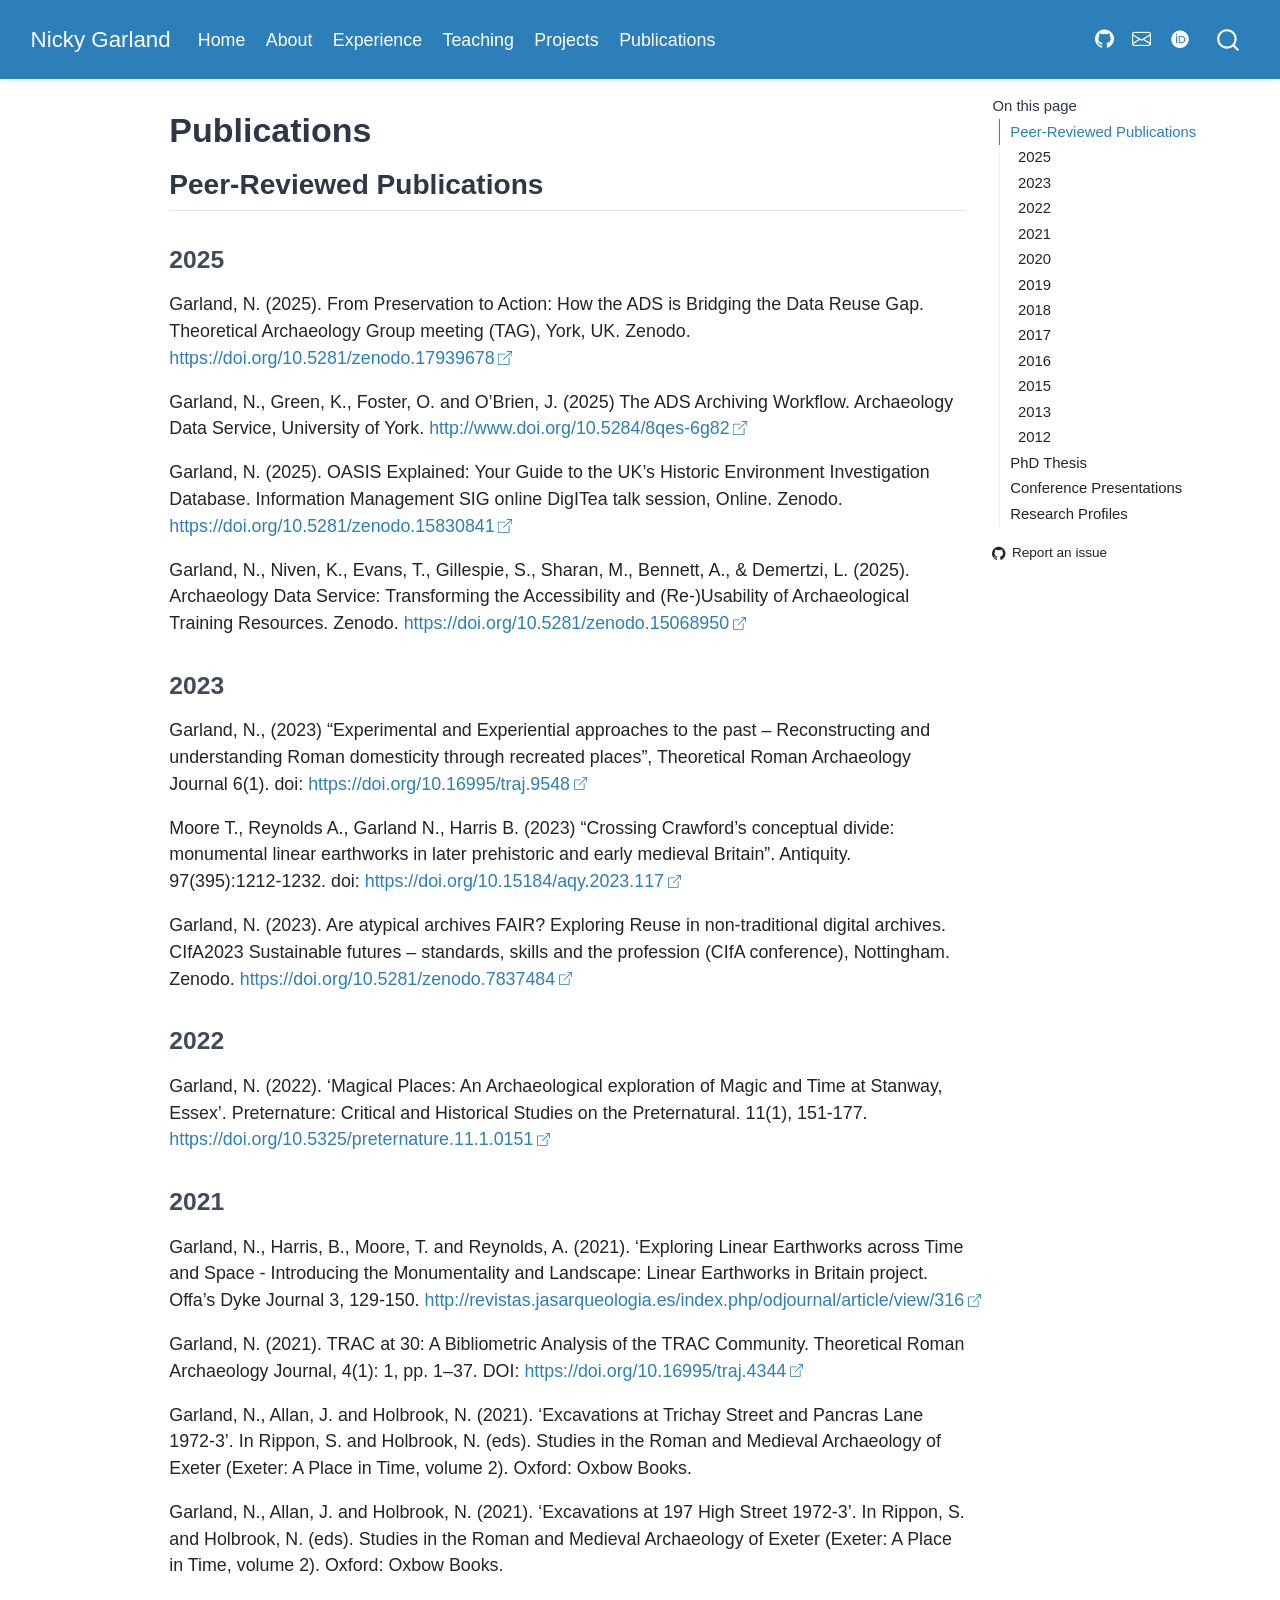
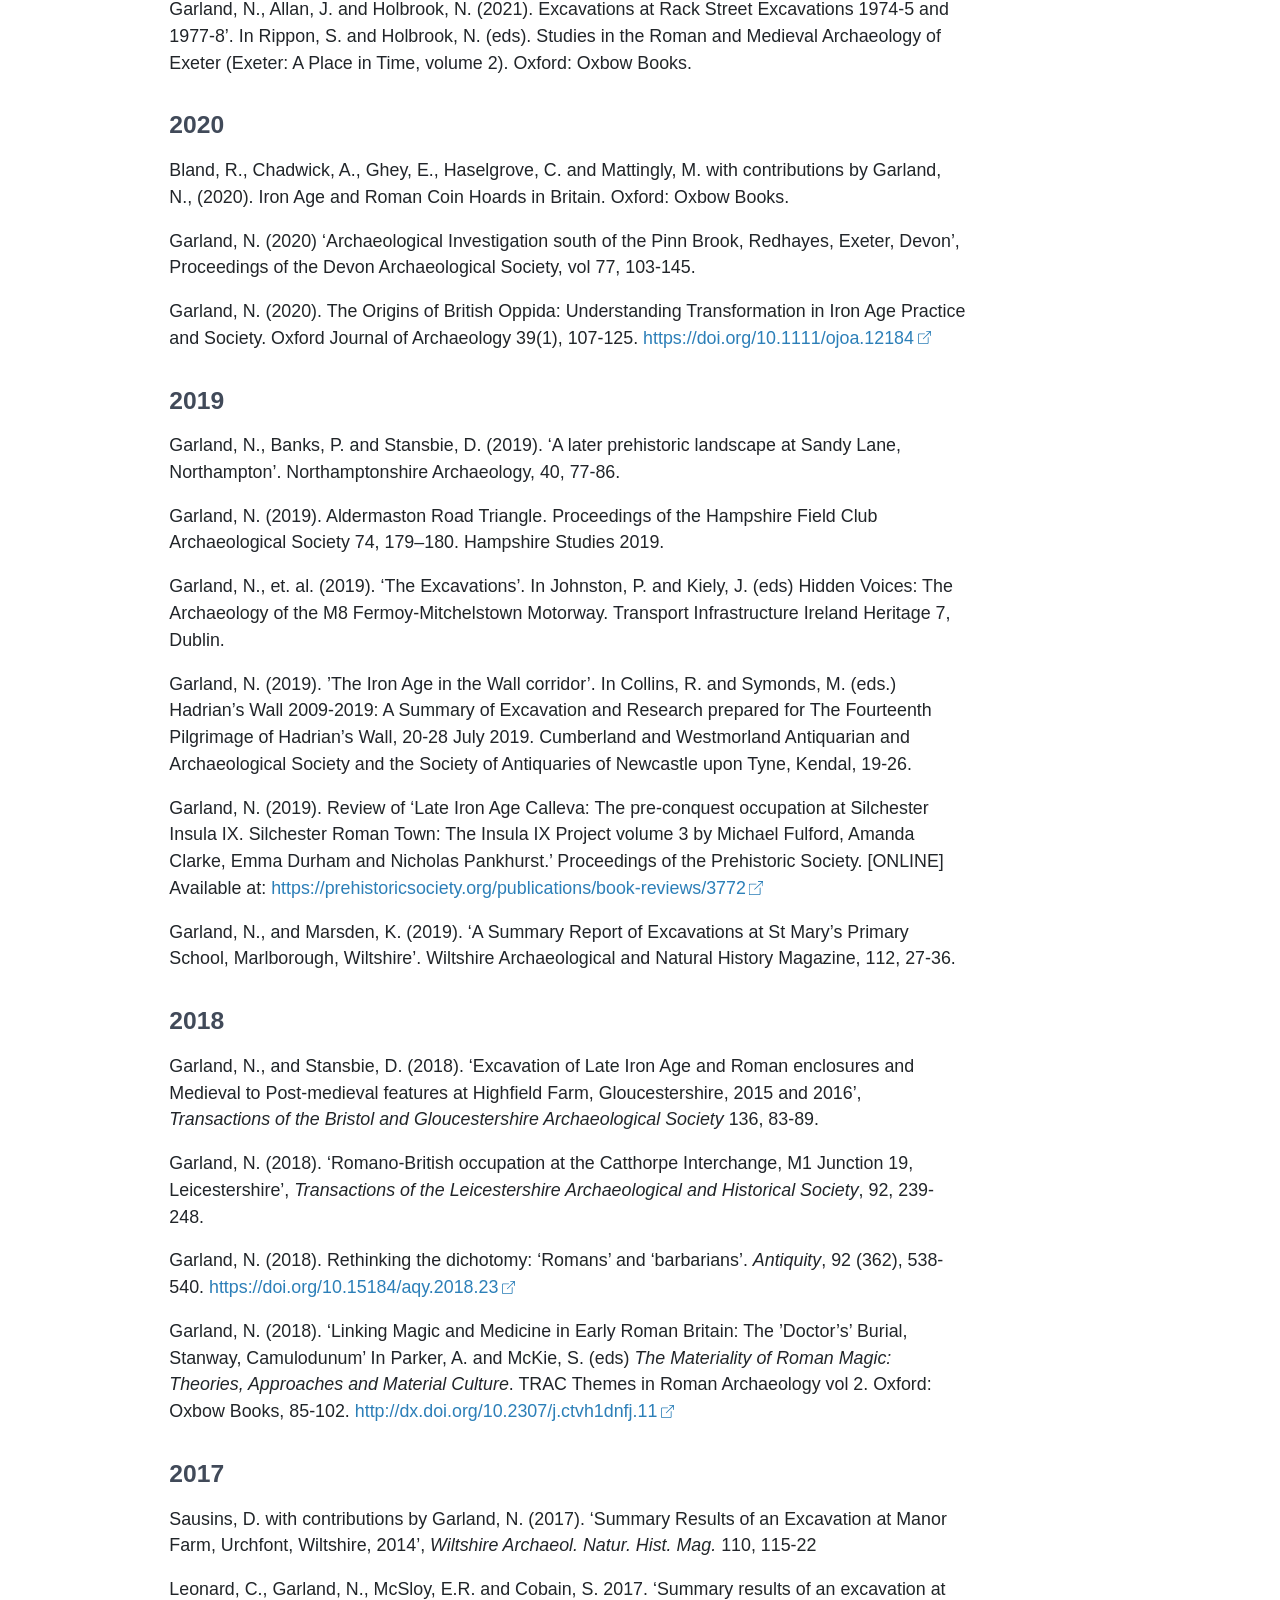
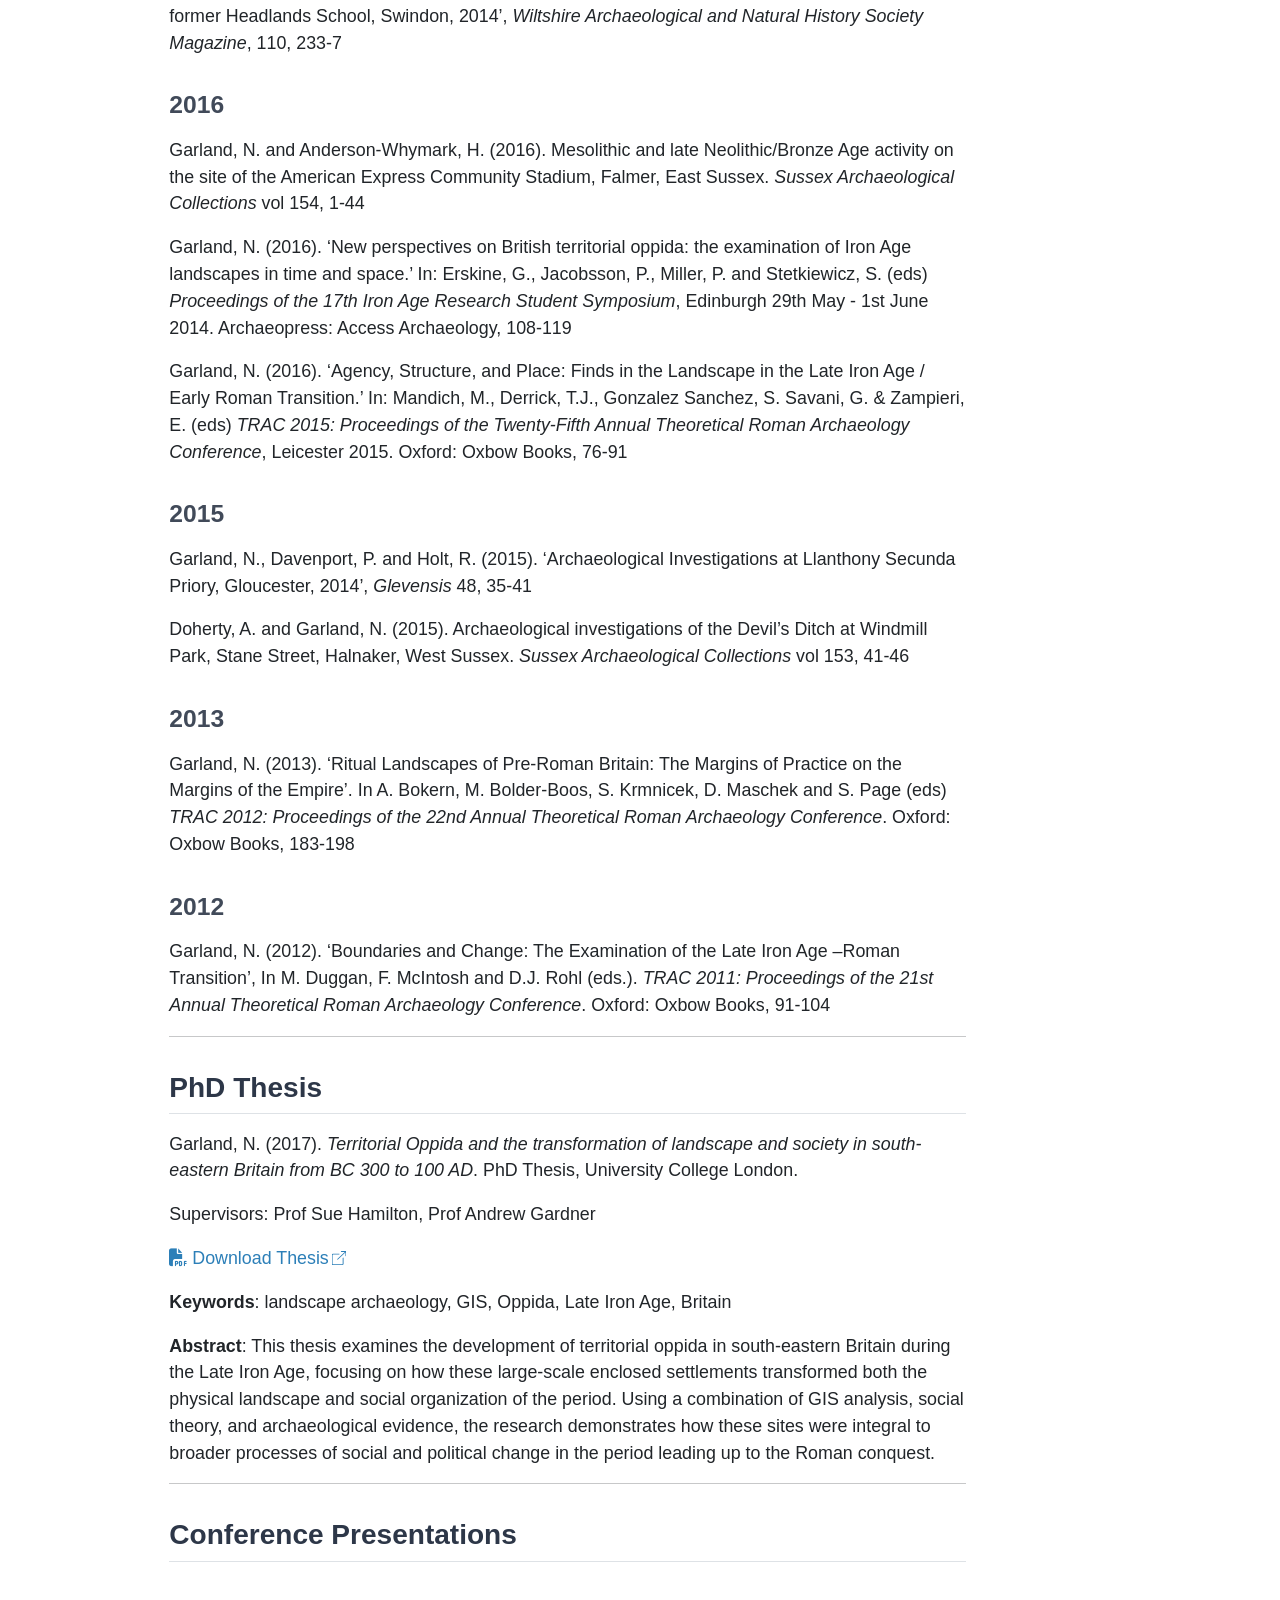
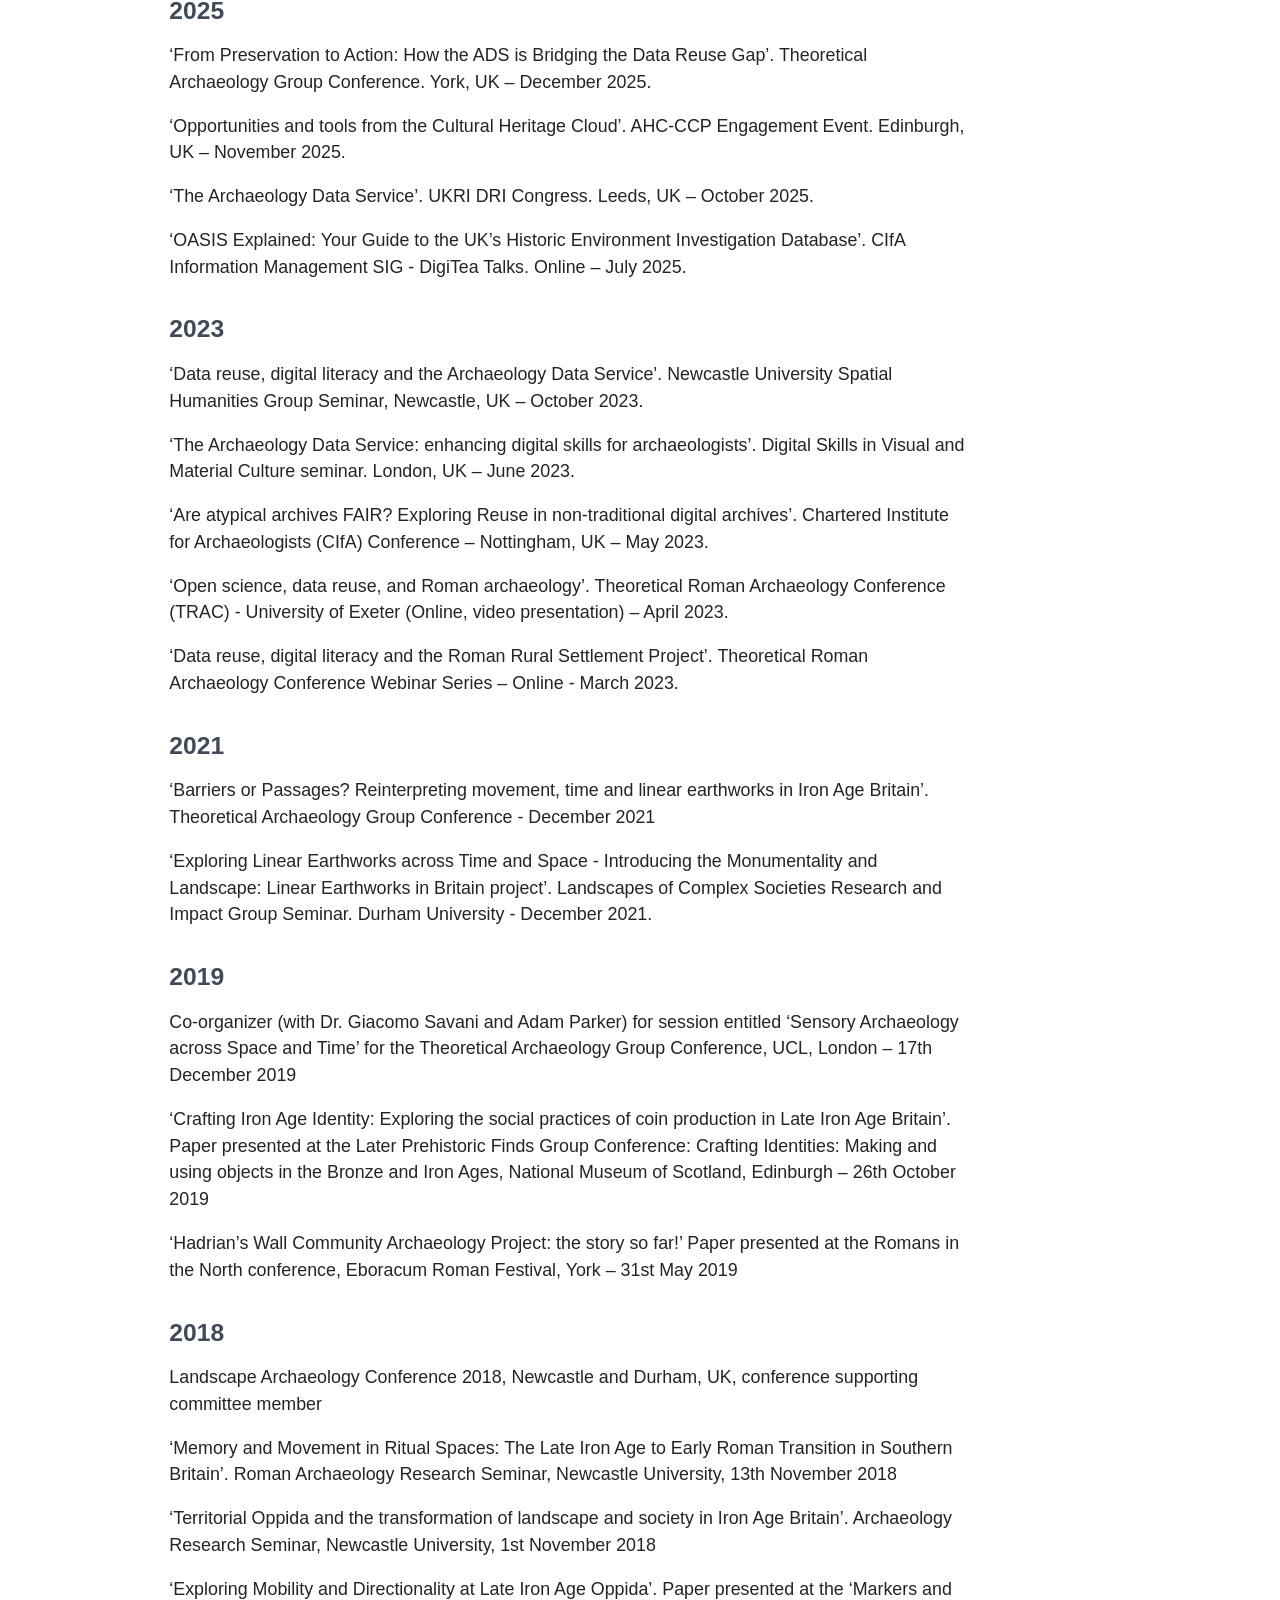
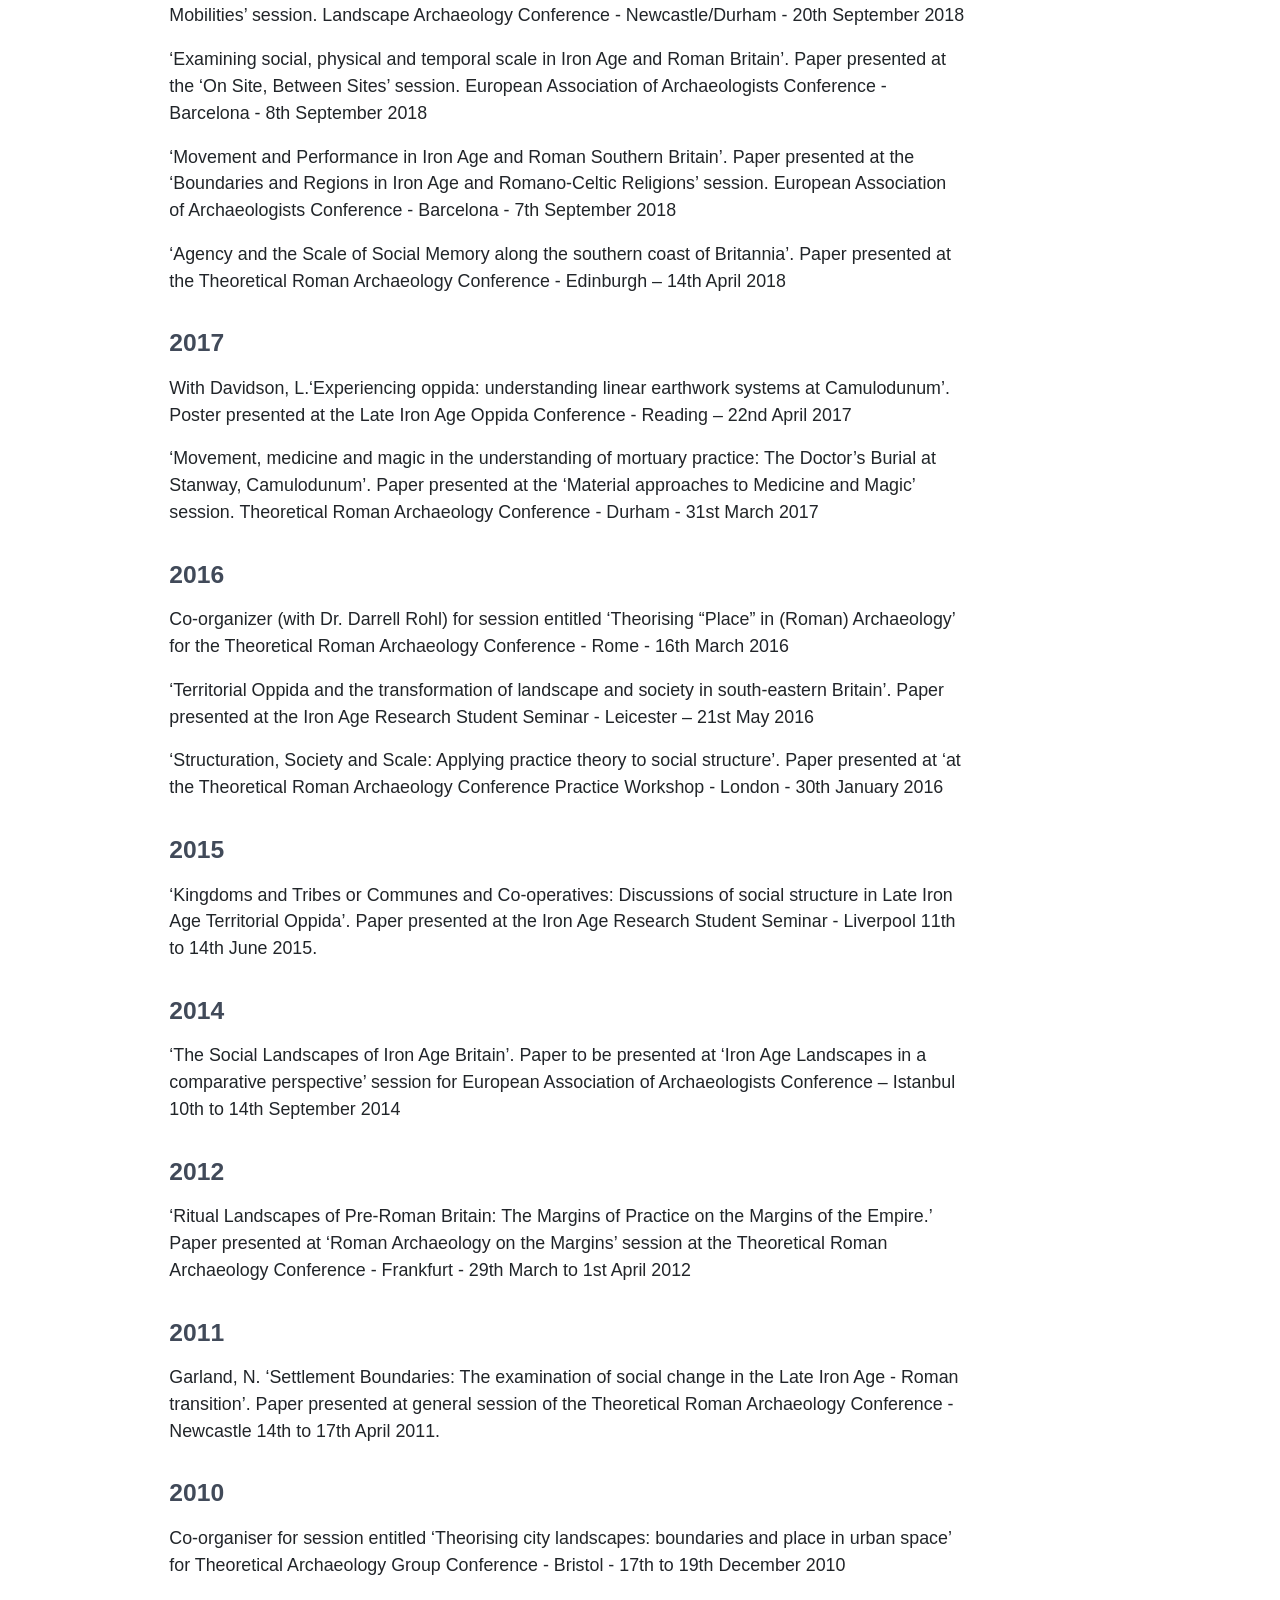
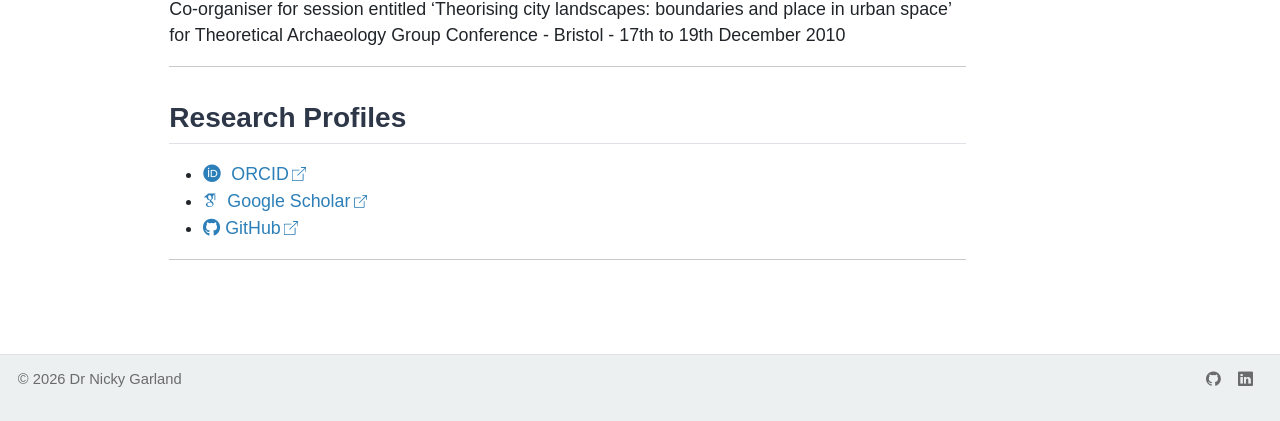
<file: publications.html>
<!DOCTYPE html>
<html xmlns="http://www.w3.org/1999/xhtml" lang="en" xml:lang="en"><head>

<meta charset="utf-8">
<meta name="generator" content="quarto-1.9.38">

<meta name="viewport" content="width=device-width, initial-scale=1.0, user-scalable=yes">


<title>Publications – Nicky Garland</title>
<style>
/* Default styles provided by pandoc.
** See https://pandoc.org/MANUAL.html#variables-for-html for config info.
*/
code{white-space: pre-wrap;}
span.smallcaps{font-variant: small-caps;}
div.columns{display: flex; gap: min(4vw, 1.5em);}
div.column{flex: auto; overflow-x: auto;}
div.hanging-indent{margin-left: 1.5em; text-indent: -1.5em;}
ul.task-list{list-style: none;}
ul.task-list li input[type="checkbox"] {
  width: 0.8em;
  margin: 0 0.8em 0.2em -1em; /* quarto-specific, see https://github.com/quarto-dev/quarto-cli/issues/4556 */ 
  vertical-align: middle;
}
</style>


<script src="site_libs/quarto-nav/quarto-nav.js"></script>
<script src="site_libs/quarto-nav/headroom.min.js"></script>
<script src="site_libs/clipboard/clipboard.min.js"></script>
<script src="site_libs/quarto-search/autocomplete.umd.js"></script>
<script src="site_libs/quarto-search/fuse.min.js"></script>
<script src="site_libs/quarto-search/quarto-search.js"></script>
<meta name="quarto:offset" content="./">
<script src="site_libs/quarto-html/quarto.js" type="module"></script>
<script src="site_libs/quarto-html/tabsets/tabsets.js" type="module"></script>
<script src="site_libs/quarto-html/popper.min.js"></script>
<script src="site_libs/quarto-html/tippy.umd.min.js"></script>
<script src="site_libs/quarto-html/anchor.min.js"></script>
<link href="site_libs/quarto-html/tippy.css" rel="stylesheet">
<link href="site_libs/quarto-html/quarto-syntax-highlighting-15634bcf2e68342d4ad2dfa704d543f6.css" rel="stylesheet" id="quarto-text-highlighting-styles">
<script src="site_libs/bootstrap/bootstrap.min.js"></script>
<link href="site_libs/bootstrap/bootstrap-icons.css" rel="stylesheet">
<link href="site_libs/bootstrap/bootstrap-9d0a61f74edd3cb6d6b4d877b384bec7.min.css" rel="stylesheet" append-hash="true" id="quarto-bootstrap" data-mode="light">
<link href="site_libs/quarto-contrib/fontawesome6-6.7.2/all.min.css" rel="stylesheet">
<link href="site_libs/quarto-contrib/fontawesome6-6.7.2/latex-fontsize.css" rel="stylesheet">
<link href="site_libs/quarto-contrib/academicons-1.9.4/all.css" rel="stylesheet">
<link href="site_libs/quarto-contrib/academicons-1.9.4/size.css" rel="stylesheet">
<script id="quarto-search-options" type="application/json">{
  "location": "navbar",
  "copy-button": false,
  "collapse-after": 3,
  "panel-placement": "end",
  "type": "overlay",
  "limit": 50,
  "keyboard-shortcut": [
    "f",
    "/",
    "s"
  ],
  "show-item-context": false,
  "language": {
    "search-no-results-text": "No results",
    "search-matching-documents-text": "matching documents",
    "search-copy-link-title": "Copy link to search",
    "search-hide-matches-text": "Hide additional matches",
    "search-more-match-text": "more match in this document",
    "search-more-matches-text": "more matches in this document",
    "search-clear-button-title": "Clear",
    "search-text-placeholder": "",
    "search-detached-cancel-button-title": "Cancel",
    "search-submit-button-title": "Submit",
    "search-label": "Search"
  }
}</script>


<link rel="stylesheet" href="styles.css">
</head>

<body class="nav-fixed quarto-light">

<div id="quarto-search-results"></div>
  <header id="quarto-header" class="headroom fixed-top">
    <nav class="navbar navbar-expand-lg " data-bs-theme="dark">
      <div class="navbar-container container-fluid">
      <div class="navbar-brand-container mx-auto">
    <a class="navbar-brand" href="./index.html">
    <span class="navbar-title">Nicky Garland</span>
    </a>
  </div>
            <div id="quarto-search" class="" title="Search"></div>
          <button class="navbar-toggler" type="button" data-bs-toggle="collapse" data-bs-target="#navbarCollapse" aria-controls="navbarCollapse" role="menu" aria-expanded="false" aria-label="Toggle navigation" onclick="if (window.quartoToggleHeadroom) { window.quartoToggleHeadroom(); }">
  <span class="navbar-toggler-icon"></span>
</button>
          <div class="collapse navbar-collapse" id="navbarCollapse">
            <ul class="navbar-nav navbar-nav-scroll me-auto">
  <li class="nav-item">
    <a class="nav-link" href="./index.html"> 
<span class="menu-text">Home</span></a>
  </li>  
  <li class="nav-item">
    <a class="nav-link" href="./about.html"> 
<span class="menu-text">About</span></a>
  </li>  
  <li class="nav-item">
    <a class="nav-link" href="./experience.html"> 
<span class="menu-text">Experience</span></a>
  </li>  
  <li class="nav-item">
    <a class="nav-link" href="./teaching.html"> 
<span class="menu-text">Teaching</span></a>
  </li>  
  <li class="nav-item">
    <a class="nav-link" href="./projects.html"> 
<span class="menu-text">Projects</span></a>
  </li>  
  <li class="nav-item">
    <a class="nav-link active" href="./publications.html" aria-current="page"> 
<span class="menu-text">Publications</span></a>
  </li>  
</ul>
            <ul class="navbar-nav navbar-nav-scroll ms-auto">
  <li class="nav-item compact">
    <a class="nav-link" href="https://github.com/nickyjgarland"> <i class="bi bi-github" role="img" aria-label="GitHub">
</i> 
<span class="menu-text"></span></a>
  </li>  
  <li class="nav-item compact">
    <a class="nav-link" href="mailto:nickyjgarland@gmail.com"> <i class="bi bi-envelope" role="img" aria-label="Email">
</i> 
<span class="menu-text"></span></a>
  </li>  
  <li class="nav-item">
    <a class="nav-link" href="https://orcid.org/0000-0002-6789-0779"> 
<span class="menu-text"><i class="ai  ai-orcid" aria-label="orcid"></i></span></a>
  </li>  
</ul>
          </div> <!-- /navcollapse -->
            <div class="quarto-navbar-tools">
</div>
      </div> <!-- /container-fluid -->
    </nav>
</header>
<!-- content -->
<div id="quarto-content" class="quarto-container page-columns page-rows-contents page-layout-article page-navbar">
<!-- sidebar -->
<!-- margin-sidebar -->
    <div id="quarto-margin-sidebar" class="sidebar margin-sidebar">
        <nav id="TOC" role="doc-toc" class="toc-active">
    <h2 id="toc-title">On this page</h2>
   
  <ul>
  <li><a href="#peer-reviewed-publications" id="toc-peer-reviewed-publications" class="nav-link active" data-scroll-target="#peer-reviewed-publications">Peer-Reviewed Publications</a>
  <ul class="collapse">
  <li><a href="#section" id="toc-section" class="nav-link" data-scroll-target="#section">2025</a></li>
  <li><a href="#section-1" id="toc-section-1" class="nav-link" data-scroll-target="#section-1">2023</a></li>
  <li><a href="#section-2" id="toc-section-2" class="nav-link" data-scroll-target="#section-2">2022</a></li>
  <li><a href="#section-3" id="toc-section-3" class="nav-link" data-scroll-target="#section-3">2021</a></li>
  <li><a href="#section-4" id="toc-section-4" class="nav-link" data-scroll-target="#section-4">2020</a></li>
  <li><a href="#section-5" id="toc-section-5" class="nav-link" data-scroll-target="#section-5">2019</a></li>
  <li><a href="#section-6" id="toc-section-6" class="nav-link" data-scroll-target="#section-6">2018</a></li>
  <li><a href="#section-7" id="toc-section-7" class="nav-link" data-scroll-target="#section-7">2017</a></li>
  <li><a href="#section-8" id="toc-section-8" class="nav-link" data-scroll-target="#section-8">2016</a></li>
  <li><a href="#section-9" id="toc-section-9" class="nav-link" data-scroll-target="#section-9">2015</a></li>
  <li><a href="#section-10" id="toc-section-10" class="nav-link" data-scroll-target="#section-10">2013</a></li>
  <li><a href="#section-11" id="toc-section-11" class="nav-link" data-scroll-target="#section-11">2012</a></li>
  </ul></li>
  <li><a href="#phd-thesis" id="toc-phd-thesis" class="nav-link" data-scroll-target="#phd-thesis">PhD Thesis</a></li>
  <li><a href="#conference-presentations" id="toc-conference-presentations" class="nav-link" data-scroll-target="#conference-presentations">Conference Presentations</a>
  <ul class="collapse">
  <li><a href="#section-12" id="toc-section-12" class="nav-link" data-scroll-target="#section-12">2025</a></li>
  <li><a href="#section-13" id="toc-section-13" class="nav-link" data-scroll-target="#section-13">2023</a></li>
  <li><a href="#section-14" id="toc-section-14" class="nav-link" data-scroll-target="#section-14">2021</a></li>
  <li><a href="#section-15" id="toc-section-15" class="nav-link" data-scroll-target="#section-15">2019</a></li>
  <li><a href="#section-16" id="toc-section-16" class="nav-link" data-scroll-target="#section-16">2018</a></li>
  <li><a href="#section-17" id="toc-section-17" class="nav-link" data-scroll-target="#section-17">2017</a></li>
  <li><a href="#section-18" id="toc-section-18" class="nav-link" data-scroll-target="#section-18">2016</a></li>
  <li><a href="#section-19" id="toc-section-19" class="nav-link" data-scroll-target="#section-19">2015</a></li>
  <li><a href="#section-20" id="toc-section-20" class="nav-link" data-scroll-target="#section-20">2014</a></li>
  <li><a href="#section-21" id="toc-section-21" class="nav-link" data-scroll-target="#section-21">2012</a></li>
  <li><a href="#section-22" id="toc-section-22" class="nav-link" data-scroll-target="#section-22">2011</a></li>
  <li><a href="#section-23" id="toc-section-23" class="nav-link" data-scroll-target="#section-23">2010</a></li>
  </ul></li>
  <li><a href="#research-profiles" id="toc-research-profiles" class="nav-link" data-scroll-target="#research-profiles">Research Profiles</a></li>
  </ul>
<div class="toc-actions"><ul><li><a href="https://github.com/nickyjgarland/website/issues/new" class="toc-action"><i class="bi bi-github"></i>Report an issue</a></li></ul></div></nav>
    </div>
<!-- main -->
<main class="content" id="quarto-document-content">

<header id="title-block-header" class="quarto-title-block default">
<div class="quarto-title">
<h1 class="title">Publications</h1>
</div>



<div class="quarto-title-meta">

    
  
    
  </div>
  


</header>


<section id="peer-reviewed-publications" class="level2">
<h2 class="anchored" data-anchor-id="peer-reviewed-publications">Peer-Reviewed Publications</h2>
<section id="section" class="level3">
<h3 class="anchored" data-anchor-id="section">2025</h3>
<p>Garland, N. (2025). From Preservation to Action: How the ADS is Bridging the Data Reuse Gap. Theoretical Archaeology Group meeting (TAG), York, UK. Zenodo. <a href="https://doi.org/10.5281/zenodo.17939678" class="uri">https://doi.org/10.5281/zenodo.17939678</a></p>
<p>Garland, N., Green, K., Foster, O. and O’Brien, J. (2025) The ADS Archiving Workflow. Archaeology Data Service, University of York. <a href="http://www.doi.org/10.5284/8qes-6g82" class="uri">http://www.doi.org/10.5284/8qes-6g82</a></p>
<p>Garland, N. (2025). OASIS Explained: Your Guide to the UK’s Historic Environment Investigation Database. Information Management SIG online DigITea talk session, Online. Zenodo. <a href="https://doi.org/10.5281/zenodo.15830841" class="uri">https://doi.org/10.5281/zenodo.15830841</a></p>
<p>Garland, N., Niven, K., Evans, T., Gillespie, S., Sharan, M., Bennett, A., &amp; Demertzi, L. (2025). Archaeology Data Service: Transforming the Accessibility and (Re-)Usability of Archaeological Training Resources. Zenodo. <a href="https://doi.org/10.5281/zenodo.15068950" class="uri">https://doi.org/10.5281/zenodo.15068950</a></p>
</section>
<section id="section-1" class="level3">
<h3 class="anchored" data-anchor-id="section-1">2023</h3>
<p>Garland, N., (2023) “Experimental and Experiential approaches to the past – Reconstructing and understanding Roman domesticity through recreated places”, Theoretical Roman Archaeology Journal 6(1). doi: <a href="https://doi.org/10.16995/traj.9548" class="uri">https://doi.org/10.16995/traj.9548</a></p>
<p>Moore T., Reynolds A., Garland N., Harris B. (2023) “Crossing Crawford’s conceptual divide: monumental linear earthworks in later prehistoric and early medieval Britain”. Antiquity. 97(395):1212-1232. doi: <a href="https://doi.org/10.15184/aqy.2023.117" class="uri">https://doi.org/10.15184/aqy.2023.117</a></p>
<p>Garland, N. (2023). Are atypical archives FAIR? Exploring Reuse in non-traditional digital archives. CIfA2023 Sustainable futures – standards, skills and the profession (CIfA conference), Nottingham. Zenodo. <a href="https://doi.org/10.5281/zenodo.7837484" class="uri">https://doi.org/10.5281/zenodo.7837484</a></p>
</section>
<section id="section-2" class="level3">
<h3 class="anchored" data-anchor-id="section-2">2022</h3>
<p>Garland, N. (2022). ‘Magical Places: An Archaeological exploration of Magic and Time at Stanway, Essex’. Preternature: Critical and Historical Studies on the Preternatural. 11(1), 151-177. <a href="https://doi.org/10.5325/preternature.11.1.0151" class="uri">https://doi.org/10.5325/preternature.11.1.0151</a></p>
</section>
<section id="section-3" class="level3">
<h3 class="anchored" data-anchor-id="section-3">2021</h3>
<p>Garland, N., Harris, B., Moore, T. and Reynolds, A. (2021). ‘Exploring Linear Earthworks across Time and Space - Introducing the Monumentality and Landscape: Linear Earthworks in Britain project. Offa’s Dyke Journal 3, 129-150. <a href="http://revistas.jasarqueologia.es/index.php/odjournal/article/view/316" class="uri">http://revistas.jasarqueologia.es/index.php/odjournal/article/view/316</a></p>
<p>Garland, N. (2021). TRAC at 30: A Bibliometric Analysis of the TRAC Community. Theoretical Roman Archaeology Journal, 4(1): 1, pp.&nbsp;1–37. DOI: <a href="https://doi.org/10.16995/traj.4344" class="uri">https://doi.org/10.16995/traj.4344</a></p>
<p>Garland, N., Allan, J. and Holbrook, N. (2021). ‘Excavations at Trichay Street and Pancras Lane 1972-3’. In Rippon, S. and Holbrook, N. (eds). Studies in the Roman and Medieval Archaeology of Exeter (Exeter: A Place in Time, volume 2). Oxford: Oxbow Books.</p>
<p>Garland, N., Allan, J. and Holbrook, N. (2021). ‘Excavations at 197 High Street 1972-3’. In Rippon, S. and Holbrook, N. (eds). Studies in the Roman and Medieval Archaeology of Exeter (Exeter: A Place in Time, volume 2). Oxford: Oxbow Books.</p>
<p>Garland, N., Allan, J. and Holbrook, N. (2021). Excavations at Rack Street Excavations 1974-5 and 1977-8’. In Rippon, S. and Holbrook, N. (eds). Studies in the Roman and Medieval Archaeology of Exeter (Exeter: A Place in Time, volume 2). Oxford: Oxbow Books.</p>
</section>
<section id="section-4" class="level3">
<h3 class="anchored" data-anchor-id="section-4">2020</h3>
<p>Bland, R., Chadwick, A., Ghey, E., Haselgrove, C. and Mattingly, M. with contributions by Garland, N., (2020). Iron Age and Roman Coin Hoards in Britain. Oxford: Oxbow Books.</p>
<p>Garland, N. (2020) ‘Archaeological Investigation south of the Pinn Brook, Redhayes, Exeter, Devon’, Proceedings of the Devon Archaeological Society, vol 77, 103-145.</p>
<p>Garland, N. (2020). The Origins of British Oppida: Understanding Transformation in Iron Age Practice and Society. Oxford Journal of Archaeology 39(1), 107-125. <a href="https://doi.org/10.1111/ojoa.12184" class="uri">https://doi.org/10.1111/ojoa.12184</a></p>
</section>
<section id="section-5" class="level3">
<h3 class="anchored" data-anchor-id="section-5">2019</h3>
<p>Garland, N., Banks, P. and Stansbie, D. (2019). ‘A later prehistoric landscape at Sandy Lane, Northampton’. Northamptonshire Archaeology, 40, 77-86.</p>
<p>Garland, N. (2019). Aldermaston Road Triangle. Proceedings of the Hampshire Field Club Archaeological Society 74, 179–180. Hampshire Studies 2019.</p>
<p>Garland, N., et. al.&nbsp;(2019). ‘The Excavations’. In Johnston, P. and Kiely, J. (eds) Hidden Voices: The Archaeology of the M8 Fermoy-Mitchelstown Motorway. Transport Infrastructure Ireland Heritage 7, Dublin.</p>
<p>Garland, N. (2019). ’The Iron Age in the Wall corridor’. In Collins, R. and Symonds, M. (eds.) Hadrian’s Wall 2009-2019: A Summary of Excavation and Research prepared for The Fourteenth Pilgrimage of Hadrian’s Wall, 20-28 July 2019. Cumberland and Westmorland Antiquarian and Archaeological Society and the Society of Antiquaries of Newcastle upon Tyne, Kendal, 19-26.</p>
<p>Garland, N. (2019). Review of ‘Late Iron Age Calleva: The pre-conquest occupation at Silchester Insula IX. Silchester Roman Town: The Insula IX Project volume 3 by Michael Fulford, Amanda Clarke, Emma Durham and Nicholas Pankhurst.’ Proceedings of the Prehistoric Society. [ONLINE] Available at: <a href="https://prehistoricsociety.org/publications/book-reviews/3772" class="uri">https://prehistoricsociety.org/publications/book-reviews/3772</a></p>
<p>Garland, N., and Marsden, K. (2019). ‘A Summary Report of Excavations at St Mary’s Primary School, Marlborough, Wiltshire’. Wiltshire Archaeological and Natural History Magazine, 112, 27-36.</p>
</section>
<section id="section-6" class="level3">
<h3 class="anchored" data-anchor-id="section-6">2018</h3>
<p>Garland, N., and Stansbie, D. (2018). ‘Excavation of Late Iron Age and Roman enclosures and Medieval to Post-medieval features at Highfield Farm, Gloucestershire, 2015 and 2016’, <em>Transactions of the Bristol and Gloucestershire Archaeological Society</em> 136, 83-89.</p>
<p>Garland, N. (2018). ‘Romano-British occupation at the Catthorpe Interchange, M1 Junction 19, Leicestershire’, <em>Transactions of the Leicestershire Archaeological and Historical Society</em>, 92, 239-248.</p>
<p>Garland, N. (2018). Rethinking the dichotomy: ‘Romans’ and ‘barbarians’. <em>Antiquity</em>, 92 (362), 538-540. <a href="https://doi.org/10.15184/aqy.2018.23" class="uri">https://doi.org/10.15184/aqy.2018.23</a></p>
<p>Garland, N. (2018). ‘Linking Magic and Medicine in Early Roman Britain: The ’Doctor’s’ Burial, Stanway, Camulodunum’ In Parker, A. and McKie, S. (eds) <em>The Materiality of Roman Magic: Theories, Approaches and Material Culture</em>. TRAC Themes in Roman Archaeology vol 2. Oxford: Oxbow Books, 85-102. <a href="http://dx.doi.org/10.2307/j.ctvh1dnfj.11" class="uri">http://dx.doi.org/10.2307/j.ctvh1dnfj.11</a></p>
</section>
<section id="section-7" class="level3">
<h3 class="anchored" data-anchor-id="section-7">2017</h3>
<p>Sausins, D. with contributions by Garland, N. (2017). ‘Summary Results of an Excavation at Manor Farm, Urchfont, Wiltshire, 2014’, <em>Wiltshire Archaeol. Natur. Hist. Mag.</em> 110, 115-22</p>
<p>Leonard, C., Garland, N., McSloy, E.R. and Cobain, S. 2017. ‘Summary results of an excavation at former Headlands School, Swindon, 2014’, <em>Wiltshire Archaeological and Natural History Society Magazine</em>, 110, 233-7</p>
</section>
<section id="section-8" class="level3">
<h3 class="anchored" data-anchor-id="section-8">2016</h3>
<p>Garland, N. and Anderson-Whymark, H. (2016). Mesolithic and late Neolithic/Bronze Age activity on the site of the American Express Community Stadium, Falmer, East Sussex. <em>Sussex Archaeological Collections</em> vol 154, 1-44</p>
<p>Garland, N. (2016). ‘New perspectives on British territorial oppida: the examination of Iron Age landscapes in time and space.’ In: Erskine, G., Jacobsson, P., Miller, P. and Stetkiewicz, S. (eds) <em>Proceedings of the 17th Iron Age Research Student Symposium</em>, Edinburgh 29th May - 1st June 2014. Archaeopress: Access Archaeology, 108-119</p>
<p>Garland, N. (2016). ‘Agency, Structure, and Place: Finds in the Landscape in the Late Iron Age / Early Roman Transition.’ In: Mandich, M., Derrick, T.J., Gonzalez Sanchez, S. Savani, G. &amp; Zampieri, E. (eds) <em>TRAC 2015: Proceedings of the Twenty-Fifth Annual Theoretical Roman Archaeology Conference</em>, Leicester 2015. Oxford: Oxbow Books, 76-91</p>
</section>
<section id="section-9" class="level3">
<h3 class="anchored" data-anchor-id="section-9">2015</h3>
<p>Garland, N., Davenport, P. and Holt, R. (2015). ‘Archaeological Investigations at Llanthony Secunda Priory, Gloucester, 2014’, <em>Glevensis</em> 48, 35-41</p>
<p>Doherty, A. and Garland, N. (2015). Archaeological investigations of the Devil’s Ditch at Windmill Park, Stane Street, Halnaker, West Sussex. <em>Sussex Archaeological Collections</em> vol 153, 41-46</p>
</section>
<section id="section-10" class="level3">
<h3 class="anchored" data-anchor-id="section-10">2013</h3>
<p>Garland, N. (2013). ‘Ritual Landscapes of Pre-Roman Britain: The Margins of Practice on the Margins of the Empire’. In A. Bokern, M. Bolder-Boos, S. Krmnicek, D. Maschek and S. Page (eds) <em>TRAC 2012: Proceedings of the 22nd Annual Theoretical Roman Archaeology Conference</em>. Oxford: Oxbow Books, 183-198</p>
</section>
<section id="section-11" class="level3">
<h3 class="anchored" data-anchor-id="section-11">2012</h3>
<p>Garland, N. (2012). ‘Boundaries and Change: The Examination of the Late Iron Age –Roman Transition’, In M. Duggan, F. McIntosh and D.J. Rohl (eds.). <em>TRAC 2011: Proceedings of the 21st Annual Theoretical Roman Archaeology Conference</em>. Oxford: Oxbow Books, 91-104</p>
<hr>
</section>
</section>
<section id="phd-thesis" class="level2">
<h2 class="anchored" data-anchor-id="phd-thesis">PhD Thesis</h2>
<p>Garland, N. (2017). <em>Territorial Oppida and the transformation of landscape and society in south-eastern Britain from BC 300 to 100 AD</em>. PhD Thesis, University College London.</p>
<p>Supervisors: Prof Sue Hamilton, Prof Andrew Gardner</p>
<p><a href="https://tinyurl.com/phd-thesis-njg"><i class="fa-solid fa-file-pdf" aria-label="file-pdf"></i> Download Thesis</a></p>
<p><strong>Keywords</strong>: landscape archaeology, GIS, Oppida, Late Iron Age, Britain</p>
<p><strong>Abstract</strong>: This thesis examines the development of territorial oppida in south-eastern Britain during the Late Iron Age, focusing on how these large-scale enclosed settlements transformed both the physical landscape and social organization of the period. Using a combination of GIS analysis, social theory, and archaeological evidence, the research demonstrates how these sites were integral to broader processes of social and political change in the period leading up to the Roman conquest.</p>
<hr>
</section>
<section id="conference-presentations" class="level2">
<h2 class="anchored" data-anchor-id="conference-presentations">Conference Presentations</h2>
<section id="section-12" class="level3">
<h3 class="anchored" data-anchor-id="section-12">2025</h3>
<p>‘From Preservation to Action: How the ADS is Bridging the Data Reuse Gap’. Theoretical Archaeology Group Conference. York, UK – December 2025.</p>
<p>‘Opportunities and tools from the Cultural Heritage Cloud’. AHC-CCP Engagement Event. Edinburgh, UK – November 2025.</p>
<p>‘The Archaeology Data Service’. UKRI DRI Congress. Leeds, UK – October 2025.</p>
<p>‘OASIS Explained: Your Guide to the UK’s Historic Environment Investigation Database’. CIfA Information Management SIG - DigiTea Talks. Online – July 2025.</p>
</section>
<section id="section-13" class="level3">
<h3 class="anchored" data-anchor-id="section-13">2023</h3>
<p>‘Data reuse, digital literacy and the Archaeology Data Service’. Newcastle University Spatial Humanities Group Seminar, Newcastle, UK – October 2023.</p>
<p>‘The Archaeology Data Service: enhancing digital skills for archaeologists’. Digital Skills in Visual and Material Culture seminar. London, UK – June 2023.</p>
<p>‘Are atypical archives FAIR? Exploring Reuse in non-traditional digital archives’. Chartered Institute for Archaeologists (CIfA) Conference – Nottingham, UK – May 2023.</p>
<p>‘Open science, data reuse, and Roman archaeology’. Theoretical Roman Archaeology Conference (TRAC) - University of Exeter (Online, video presentation) – April 2023.</p>
<p>‘Data reuse, digital literacy and the Roman Rural Settlement Project’. Theoretical Roman Archaeology Conference Webinar Series – Online - March 2023.</p>
</section>
<section id="section-14" class="level3">
<h3 class="anchored" data-anchor-id="section-14">2021</h3>
<p>‘Barriers or Passages? Reinterpreting movement, time and linear earthworks in Iron Age Britain’. Theoretical Archaeology Group Conference - December 2021</p>
<p>‘Exploring Linear Earthworks across Time and Space - Introducing the Monumentality and Landscape: Linear Earthworks in Britain project’. Landscapes of Complex Societies Research and Impact Group Seminar. Durham University - December 2021.</p>
</section>
<section id="section-15" class="level3">
<h3 class="anchored" data-anchor-id="section-15">2019</h3>
<p>Co-organizer (with Dr.&nbsp;Giacomo Savani and Adam Parker) for session entitled ‘Sensory Archaeology across Space and Time’ for the Theoretical Archaeology Group Conference, UCL, London – 17th December 2019</p>
<p>‘Crafting Iron Age Identity: Exploring the social practices of coin production in Late Iron Age Britain’. Paper presented at the Later Prehistoric Finds Group Conference: Crafting Identities: Making and using objects in the Bronze and Iron Ages, National Museum of Scotland, Edinburgh – 26th October 2019</p>
<p>‘Hadrian’s Wall Community Archaeology Project: the story so far!’ Paper presented at the Romans in the North conference, Eboracum Roman Festival, York – 31st May 2019</p>
</section>
<section id="section-16" class="level3">
<h3 class="anchored" data-anchor-id="section-16">2018</h3>
<p>Landscape Archaeology Conference 2018, Newcastle and Durham, UK, conference supporting committee member</p>
<p>‘Memory and Movement in Ritual Spaces: The Late Iron Age to Early Roman Transition in Southern Britain’. Roman Archaeology Research Seminar, Newcastle University, 13th November 2018</p>
<p>‘Territorial Oppida and the transformation of landscape and society in Iron Age Britain’. Archaeology Research Seminar, Newcastle University, 1st November 2018</p>
<p>‘Exploring Mobility and Directionality at Late Iron Age Oppida’. Paper presented at the ‘Markers and Mobilities’ session. Landscape Archaeology Conference - Newcastle/Durham - 20th September 2018</p>
<p>‘Examining social, physical and temporal scale in Iron Age and Roman Britain’. Paper presented at the ‘On Site, Between Sites’ session. European Association of Archaeologists Conference - Barcelona - 8th September 2018</p>
<p>‘Movement and Performance in Iron Age and Roman Southern Britain’. Paper presented at the ‘Boundaries and Regions in Iron Age and Romano-Celtic Religions’ session. European Association of Archaeologists Conference - Barcelona - 7th September 2018</p>
<p>‘Agency and the Scale of Social Memory along the southern coast of Britannia’. Paper presented at the Theoretical Roman Archaeology Conference - Edinburgh – 14th April 2018</p>
</section>
<section id="section-17" class="level3">
<h3 class="anchored" data-anchor-id="section-17">2017</h3>
<p>With Davidson, L.‘Experiencing oppida: understanding linear earthwork systems at Camulodunum’. Poster presented at the Late Iron Age Oppida Conference - Reading – 22nd April 2017</p>
<p>‘Movement, medicine and magic in the understanding of mortuary practice: The Doctor’s Burial at Stanway, Camulodunum’. Paper presented at the ‘Material approaches to Medicine and Magic’ session. Theoretical Roman Archaeology Conference - Durham - 31st March 2017</p>
</section>
<section id="section-18" class="level3">
<h3 class="anchored" data-anchor-id="section-18">2016</h3>
<p>Co-organizer (with Dr.&nbsp;Darrell Rohl) for session entitled ‘Theorising “Place” in (Roman) Archaeology’ for the Theoretical Roman Archaeology Conference - Rome - 16th March 2016</p>
<p>‘Territorial Oppida and the transformation of landscape and society in south-eastern Britain’. Paper presented at the Iron Age Research Student Seminar - Leicester – 21st May 2016</p>
<p>‘Structuration, Society and Scale: Applying practice theory to social structure’. Paper presented at ‘at the Theoretical Roman Archaeology Conference Practice Workshop - London - 30th January 2016</p>
</section>
<section id="section-19" class="level3">
<h3 class="anchored" data-anchor-id="section-19">2015</h3>
<p>‘Kingdoms and Tribes or Communes and Co-operatives: Discussions of social structure in Late Iron Age Territorial Oppida’. Paper presented at the Iron Age Research Student Seminar - Liverpool 11th to 14th June 2015.</p>
</section>
<section id="section-20" class="level3">
<h3 class="anchored" data-anchor-id="section-20">2014</h3>
<p>‘The Social Landscapes of Iron Age Britain’. Paper to be presented at ‘Iron Age Landscapes in a comparative perspective’ session for European Association of Archaeologists Conference – Istanbul 10th to 14th September 2014</p>
</section>
<section id="section-21" class="level3">
<h3 class="anchored" data-anchor-id="section-21">2012</h3>
<p>‘Ritual Landscapes of Pre-Roman Britain: The Margins of Practice on the Margins of the Empire.’ Paper presented at ‘Roman Archaeology on the Margins’ session at the Theoretical Roman Archaeology Conference - Frankfurt - 29th March to 1st April 2012</p>
</section>
<section id="section-22" class="level3">
<h3 class="anchored" data-anchor-id="section-22">2011</h3>
<p>Garland, N. ‘Settlement Boundaries: The examination of social change in the Late Iron Age - Roman transition’. Paper presented at general session of the Theoretical Roman Archaeology Conference - Newcastle 14th to 17th April 2011.</p>
</section>
<section id="section-23" class="level3">
<h3 class="anchored" data-anchor-id="section-23">2010</h3>
<p>Co-organiser for session entitled ‘Theorising city landscapes: boundaries and place in urban space’ for Theoretical Archaeology Group Conference - Bristol - 17th to 19th December 2010</p>
<p>Co-organiser for session entitled ‘Theorising city landscapes: boundaries and place in urban space’ for Theoretical Archaeology Group Conference - Bristol - 17th to 19th December 2010</p>
<hr>
</section>
</section>
<section id="research-profiles" class="level2">
<h2 class="anchored" data-anchor-id="research-profiles">Research Profiles</h2>
<ul>
<li><a href="https://orcid.org/0000-0002-6789-0779"><i class="ai  ai-orcid" aria-label="orcid"></i> ORCID</a></li>
<li><a href="https://scholar.google.co.uk/citations?user=jreSyccAAAAJ&amp;hl=en"><i class="ai  ai-google-scholar" aria-label="google-scholar"></i> Google Scholar</a></li>
<li><a href="https://github.com/nickyjgarland"><i class="fa-brands fa-github" aria-label="github"></i> GitHub</a></li>
</ul>
<hr>


</section>

</main> <!-- /main -->
<script id="quarto-html-after-body" type="application/javascript">
  window.document.addEventListener("DOMContentLoaded", function (event) {
    const icon = "";
    const anchorJS = new window.AnchorJS();
    anchorJS.options = {
      placement: 'right',
      icon: icon
    };
    anchorJS.add('.anchored');
    const isCodeAnnotation = (el) => {
      for (const clz of el.classList) {
        if (clz.startsWith('code-annotation-')) {                     
          return true;
        }
      }
      return false;
    }
    const onCopySuccess = function(e) {
      // button target
      const button = e.trigger;
      // don't keep focus
      button.blur();
      // flash "checked"
      button.classList.add('code-copy-button-checked');
      var currentTitle = button.getAttribute("title");
      button.setAttribute("title", "Copied!");
      let tooltip;
      if (window.bootstrap) {
        button.setAttribute("data-bs-toggle", "tooltip");
        button.setAttribute("data-bs-placement", "left");
        button.setAttribute("data-bs-title", "Copied!");
        tooltip = new bootstrap.Tooltip(button, 
          { trigger: "manual", 
            customClass: "code-copy-button-tooltip",
            offset: [0, -8]});
        tooltip.show();    
      }
      setTimeout(function() {
        if (tooltip) {
          tooltip.hide();
          button.removeAttribute("data-bs-title");
          button.removeAttribute("data-bs-toggle");
          button.removeAttribute("data-bs-placement");
        }
        button.setAttribute("title", currentTitle);
        button.classList.remove('code-copy-button-checked');
      }, 1000);
      // clear code selection
      e.clearSelection();
    }
    const getTextToCopy = function(trigger) {
      const outerScaffold = trigger.parentElement.cloneNode(true);
      const codeEl = outerScaffold.querySelector('code');
      for (const childEl of codeEl.children) {
        if (isCodeAnnotation(childEl)) {
          childEl.remove();
        }
      }
      return codeEl.innerText;
    }
    const clipboard = new window.ClipboardJS('.code-copy-button:not([data-in-quarto-modal])', {
      text: getTextToCopy
    });
    clipboard.on('success', onCopySuccess);
    if (window.document.getElementById('quarto-embedded-source-code-modal')) {
      const clipboardModal = new window.ClipboardJS('.code-copy-button[data-in-quarto-modal]', {
        text: getTextToCopy,
        container: window.document.getElementById('quarto-embedded-source-code-modal')
      });
      clipboardModal.on('success', onCopySuccess);
    }
      var localhostRegex = new RegExp(/^(?:http|https):\/\/localhost\:?[0-9]*\//);
      var mailtoRegex = new RegExp(/^mailto:/);
        var filterRegex = new RegExp("https:\/\/nickyjgarland\.github\.io\/website");
      var isInternal = (href) => {
          return filterRegex.test(href) || localhostRegex.test(href) || mailtoRegex.test(href);
      }
      // Inspect non-navigation links and adorn them if external
     var links = window.document.querySelectorAll('a[href]:not(.nav-link):not(.navbar-brand):not(.toc-action):not(.sidebar-link):not(.sidebar-item-toggle):not(.pagination-link):not(.no-external):not([aria-hidden]):not(.dropdown-item):not(.quarto-navigation-tool):not(.about-link)');
      for (var i=0; i<links.length; i++) {
        const link = links[i];
        if (!isInternal(link.href)) {
          // undo the damage that might have been done by quarto-nav.js in the case of
          // links that we want to consider external
          if (link.dataset.originalHref !== undefined) {
            link.href = link.dataset.originalHref;
          }
            // target, if specified
            link.setAttribute("target", "_blank");
            if (link.getAttribute("rel") === null) {
              link.setAttribute("rel", "noopener");
            }
            // default icon
            link.classList.add("external");
        }
      }
    function tippyHover(el, contentFn, onTriggerFn, onUntriggerFn) {
      const config = {
        allowHTML: true,
        maxWidth: 500,
        delay: 100,
        arrow: false,
        appendTo: function(el) {
            return el.parentElement;
        },
        interactive: true,
        interactiveBorder: 10,
        theme: 'quarto',
        placement: 'bottom-start',
      };
      if (contentFn) {
        config.content = contentFn;
      }
      if (onTriggerFn) {
        config.onTrigger = onTriggerFn;
      }
      if (onUntriggerFn) {
        config.onUntrigger = onUntriggerFn;
      }
      window.tippy(el, config); 
    }
    const noterefs = window.document.querySelectorAll('a[role="doc-noteref"]');
    for (var i=0; i<noterefs.length; i++) {
      const ref = noterefs[i];
      tippyHover(ref, function() {
        // use id or data attribute instead here
        let href = ref.getAttribute('data-footnote-href') || ref.getAttribute('href');
        try { href = new URL(href).hash; } catch {}
        const id = href.replace(/^#\/?/, "");
        const note = window.document.getElementById(id);
        if (note) {
          return note.innerHTML;
        } else {
          return "";
        }
      });
    }
    const xrefs = window.document.querySelectorAll('a.quarto-xref');
    const processXRef = (id, note) => {
      // Strip column container classes
      const stripColumnClz = (el) => {
        el.classList.remove("page-full", "page-columns");
        if (el.children) {
          for (const child of el.children) {
            stripColumnClz(child);
          }
        }
      }
      stripColumnClz(note)
      if (id === null || id.startsWith('sec-')) {
        // Special case sections, only their first couple elements
        const container = document.createElement("div");
        if (note.children && note.children.length > 2) {
          container.appendChild(note.children[0].cloneNode(true));
          for (let i = 1; i < note.children.length; i++) {
            const child = note.children[i];
            if (child.tagName === "P" && child.innerText === "") {
              continue;
            } else {
              container.appendChild(child.cloneNode(true));
              break;
            }
          }
          if (window.Quarto?.typesetMath) {
            window.Quarto.typesetMath(container);
          }
          return container.innerHTML
        } else {
          if (window.Quarto?.typesetMath) {
            window.Quarto.typesetMath(note);
          }
          return note.innerHTML;
        }
      } else {
        // Remove any anchor links if they are present
        const anchorLink = note.querySelector('a.anchorjs-link');
        if (anchorLink) {
          anchorLink.remove();
        }
        if (window.Quarto?.typesetMath) {
          window.Quarto.typesetMath(note);
        }
        if (note.classList.contains("callout")) {
          return note.outerHTML;
        } else {
          return note.innerHTML;
        }
      }
    }
    for (var i=0; i<xrefs.length; i++) {
      const xref = xrefs[i];
      tippyHover(xref, undefined, function(instance) {
        instance.disable();
        let url = xref.getAttribute('href');
        let hash = undefined; 
        if (url.startsWith('#')) {
          hash = url;
        } else {
          try { hash = new URL(url).hash; } catch {}
        }
        if (hash) {
          const id = hash.replace(/^#\/?/, "");
          const note = window.document.getElementById(id);
          if (note !== null) {
            try {
              const html = processXRef(id, note.cloneNode(true));
              instance.setContent(html);
            } finally {
              instance.enable();
              instance.show();
            }
          } else {
            // See if we can fetch this
            fetch(url.split('#')[0])
            .then(res => res.text())
            .then(html => {
              const parser = new DOMParser();
              const htmlDoc = parser.parseFromString(html, "text/html");
              const note = htmlDoc.getElementById(id);
              if (note !== null) {
                const html = processXRef(id, note);
                instance.setContent(html);
              } 
            }).finally(() => {
              instance.enable();
              instance.show();
            });
          }
        } else {
          // See if we can fetch a full url (with no hash to target)
          // This is a special case and we should probably do some content thinning / targeting
          fetch(url)
          .then(res => res.text())
          .then(html => {
            const parser = new DOMParser();
            const htmlDoc = parser.parseFromString(html, "text/html");
            const note = htmlDoc.querySelector('main.content');
            if (note !== null) {
              // This should only happen for chapter cross references
              // (since there is no id in the URL)
              // remove the first header
              if (note.children.length > 0 && note.children[0].tagName === "HEADER") {
                note.children[0].remove();
              }
              const html = processXRef(null, note);
              instance.setContent(html);
            } 
          }).finally(() => {
            instance.enable();
            instance.show();
          });
        }
      }, function(instance) {
      });
    }
        let selectedAnnoteEl;
        const selectorForAnnotation = ( cell, annotation) => {
          let cellAttr = 'data-code-cell="' + cell + '"';
          let lineAttr = 'data-code-annotation="' +  annotation + '"';
          const selector = 'span[' + cellAttr + '][' + lineAttr + ']';
          return selector;
        }
        const selectCodeLines = (annoteEl) => {
          const doc = window.document;
          const targetCell = annoteEl.getAttribute("data-target-cell");
          const targetAnnotation = annoteEl.getAttribute("data-target-annotation");
          const annoteSpan = window.document.querySelector(selectorForAnnotation(targetCell, targetAnnotation));
          const lines = annoteSpan.getAttribute("data-code-lines").split(",");
          const lineIds = lines.map((line) => {
            return targetCell + "-" + line;
          })
          let top = null;
          let height = null;
          let parent = null;
          if (lineIds.length > 0) {
              //compute the position of the single el (top and bottom and make a div)
              const el = window.document.getElementById(lineIds[0]);
              top = el.offsetTop;
              height = el.offsetHeight;
              parent = el.parentElement.parentElement;
            if (lineIds.length > 1) {
              const lastEl = window.document.getElementById(lineIds[lineIds.length - 1]);
              const bottom = lastEl.offsetTop + lastEl.offsetHeight;
              height = bottom - top;
            }
            if (top !== null && height !== null && parent !== null) {
              // cook up a div (if necessary) and position it 
              let div = window.document.getElementById("code-annotation-line-highlight");
              if (div === null) {
                div = window.document.createElement("div");
                div.setAttribute("id", "code-annotation-line-highlight");
                div.style.position = 'absolute';
                parent.appendChild(div);
              }
              div.style.top = top - 2 + "px";
              div.style.height = height + 4 + "px";
              div.style.left = 0;
              let gutterDiv = window.document.getElementById("code-annotation-line-highlight-gutter");
              if (gutterDiv === null) {
                gutterDiv = window.document.createElement("div");
                gutterDiv.setAttribute("id", "code-annotation-line-highlight-gutter");
                gutterDiv.style.position = 'absolute';
                const codeCell = window.document.getElementById(targetCell);
                const gutter = codeCell.querySelector('.code-annotation-gutter');
                gutter.appendChild(gutterDiv);
              }
              gutterDiv.style.top = top - 2 + "px";
              gutterDiv.style.height = height + 4 + "px";
            }
            selectedAnnoteEl = annoteEl;
          }
        };
        const unselectCodeLines = () => {
          const elementsIds = ["code-annotation-line-highlight", "code-annotation-line-highlight-gutter"];
          elementsIds.forEach((elId) => {
            const div = window.document.getElementById(elId);
            if (div) {
              div.remove();
            }
          });
          selectedAnnoteEl = undefined;
        };
          // Handle positioning of the toggle
      window.addEventListener(
        "resize",
        throttle(() => {
          elRect = undefined;
          if (selectedAnnoteEl) {
            selectCodeLines(selectedAnnoteEl);
          }
        }, 10)
      );
      function throttle(fn, ms) {
      let throttle = false;
      let timer;
        return (...args) => {
          if(!throttle) { // first call gets through
              fn.apply(this, args);
              throttle = true;
          } else { // all the others get throttled
              if(timer) clearTimeout(timer); // cancel #2
              timer = setTimeout(() => {
                fn.apply(this, args);
                timer = throttle = false;
              }, ms);
          }
        };
      }
        // Attach click handler to the DT
        const annoteDls = window.document.querySelectorAll('dt[data-target-cell]');
        for (const annoteDlNode of annoteDls) {
          annoteDlNode.addEventListener('click', (event) => {
            const clickedEl = event.target;
            if (clickedEl !== selectedAnnoteEl) {
              unselectCodeLines();
              const activeEl = window.document.querySelector('dt[data-target-cell].code-annotation-active');
              if (activeEl) {
                activeEl.classList.remove('code-annotation-active');
              }
              selectCodeLines(clickedEl);
              clickedEl.classList.add('code-annotation-active');
            } else {
              // Unselect the line
              unselectCodeLines();
              clickedEl.classList.remove('code-annotation-active');
            }
          });
        }
    const findCites = (el) => {
      const parentEl = el.parentElement;
      if (parentEl) {
        const cites = parentEl.dataset.cites;
        if (cites) {
          return {
            el,
            cites: cites.split(' ')
          };
        } else {
          return findCites(el.parentElement)
        }
      } else {
        return undefined;
      }
    };
    var bibliorefs = window.document.querySelectorAll('a[role="doc-biblioref"]');
    for (var i=0; i<bibliorefs.length; i++) {
      const ref = bibliorefs[i];
      const citeInfo = findCites(ref);
      if (citeInfo) {
        tippyHover(citeInfo.el, function() {
          var popup = window.document.createElement('div');
          citeInfo.cites.forEach(function(cite) {
            var citeDiv = window.document.createElement('div');
            citeDiv.classList.add('hanging-indent');
            citeDiv.classList.add('csl-entry');
            var biblioDiv = window.document.getElementById('ref-' + cite);
            if (biblioDiv) {
              citeDiv.innerHTML = biblioDiv.innerHTML;
            }
            popup.appendChild(citeDiv);
          });
          return popup.innerHTML;
        });
      }
    }
  });
  </script>
</div> <!-- /content -->
<footer class="footer">
  <div class="nav-footer">
    <div class="nav-footer-left">
<p>© 2026 Dr Nicky Garland</p>
</div>   
    <div class="nav-footer-center">
      &nbsp;
    <div class="toc-actions d-sm-block d-md-none"><ul><li><a href="https://github.com/nickyjgarland/website/issues/new" class="toc-action"><i class="bi bi-github"></i>Report an issue</a></li></ul></div></div>
    <div class="nav-footer-right">
      <ul class="footer-items list-unstyled">
    <li class="nav-item compact">
    <a class="nav-link" href="https://github.com/nickyjgarland">
      <i class="bi bi-github" role="img">
</i> 
    </a>
  </li>  
    <li class="nav-item compact">
    <a class="nav-link" href="https://www.linkedin.com/in/nicky-garland-a2352a254/">
      <i class="bi bi-linkedin" role="img">
</i> 
    </a>
  </li>  
</ul>
    </div>
  </div>
</footer>




</body></html>
</file>
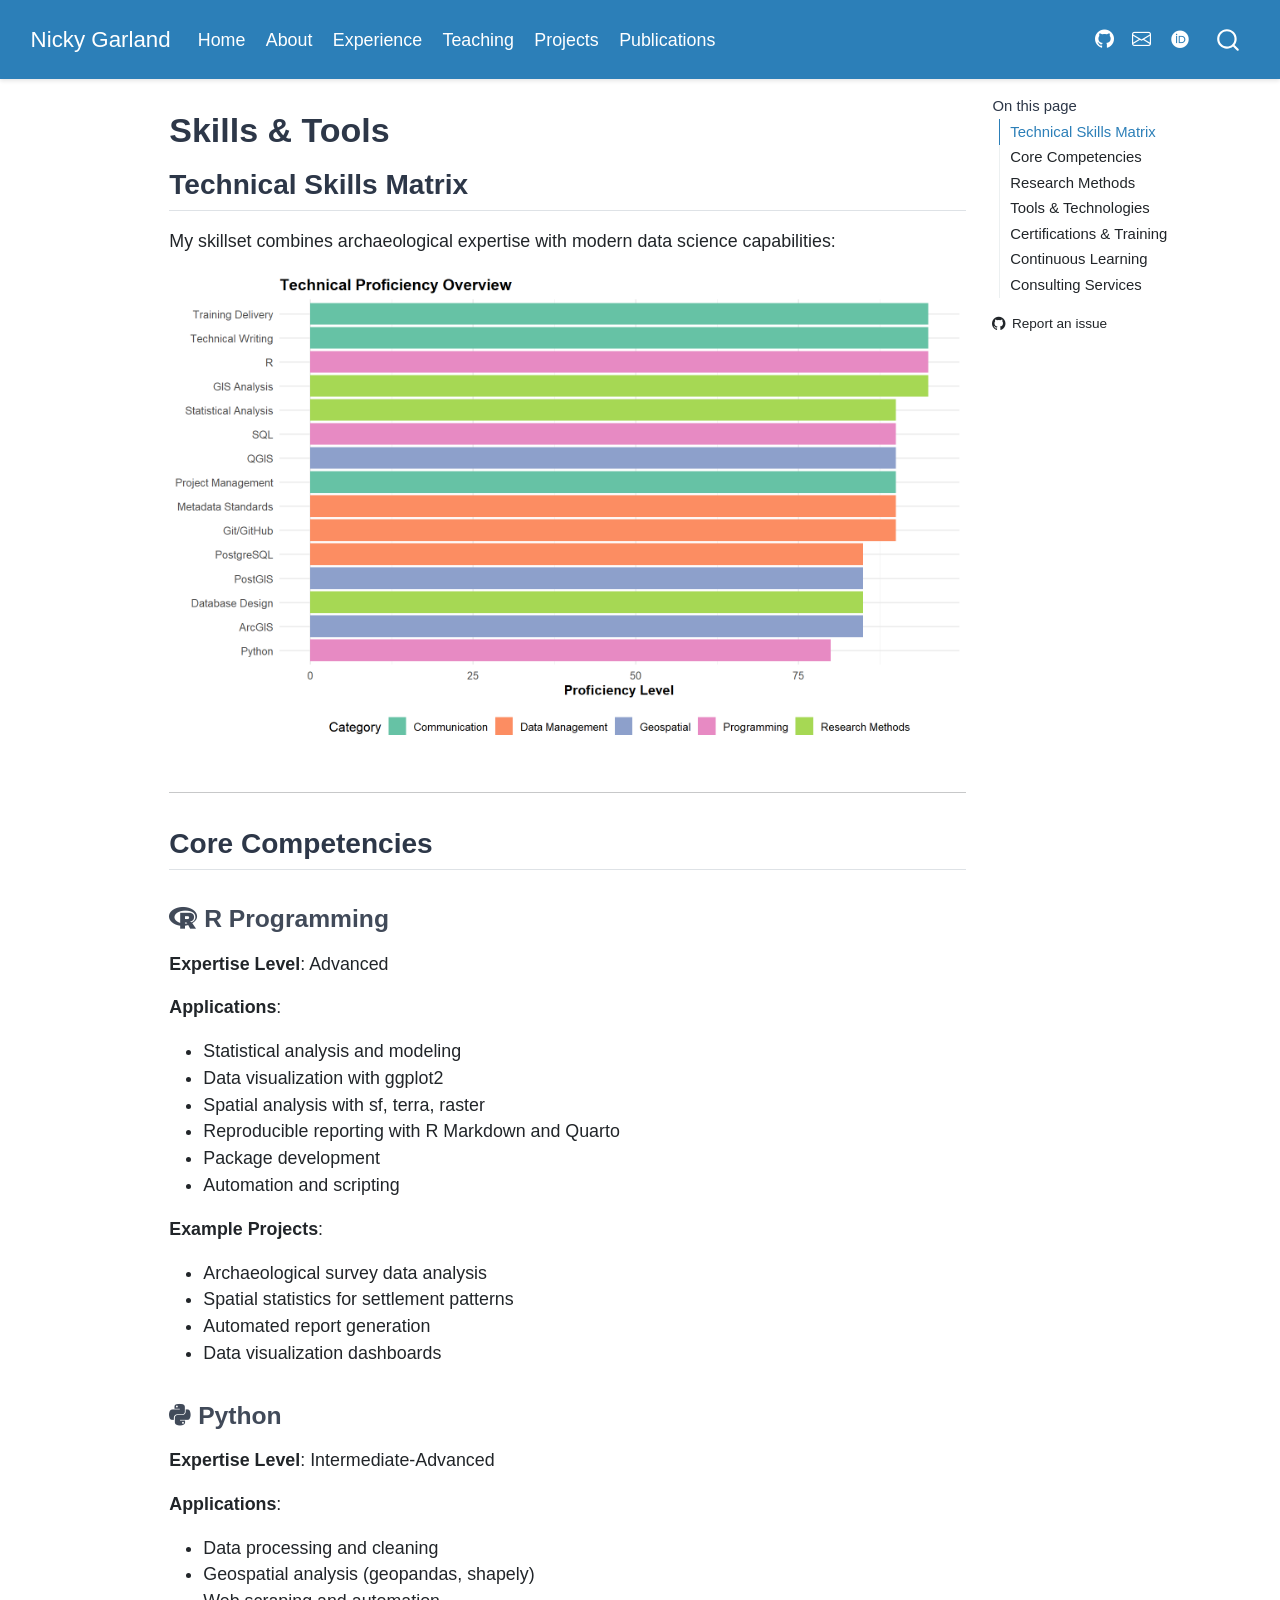
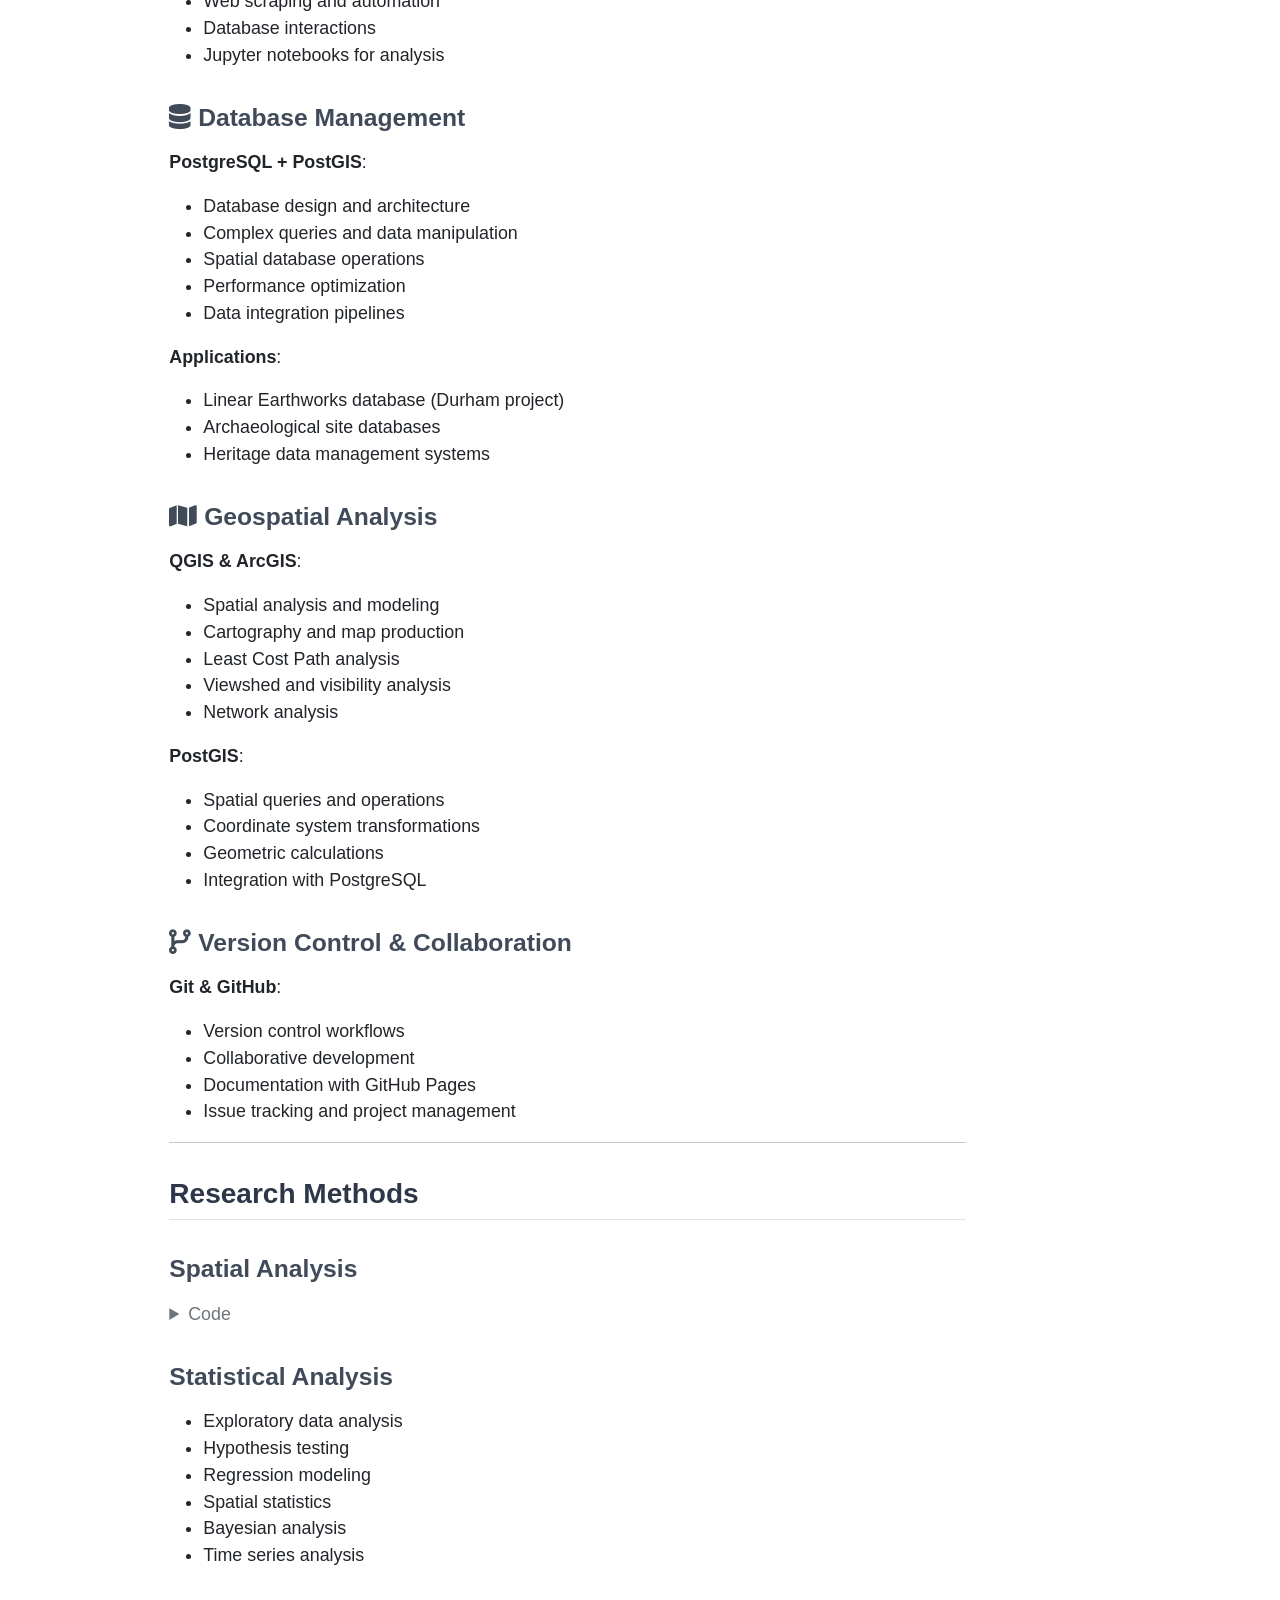
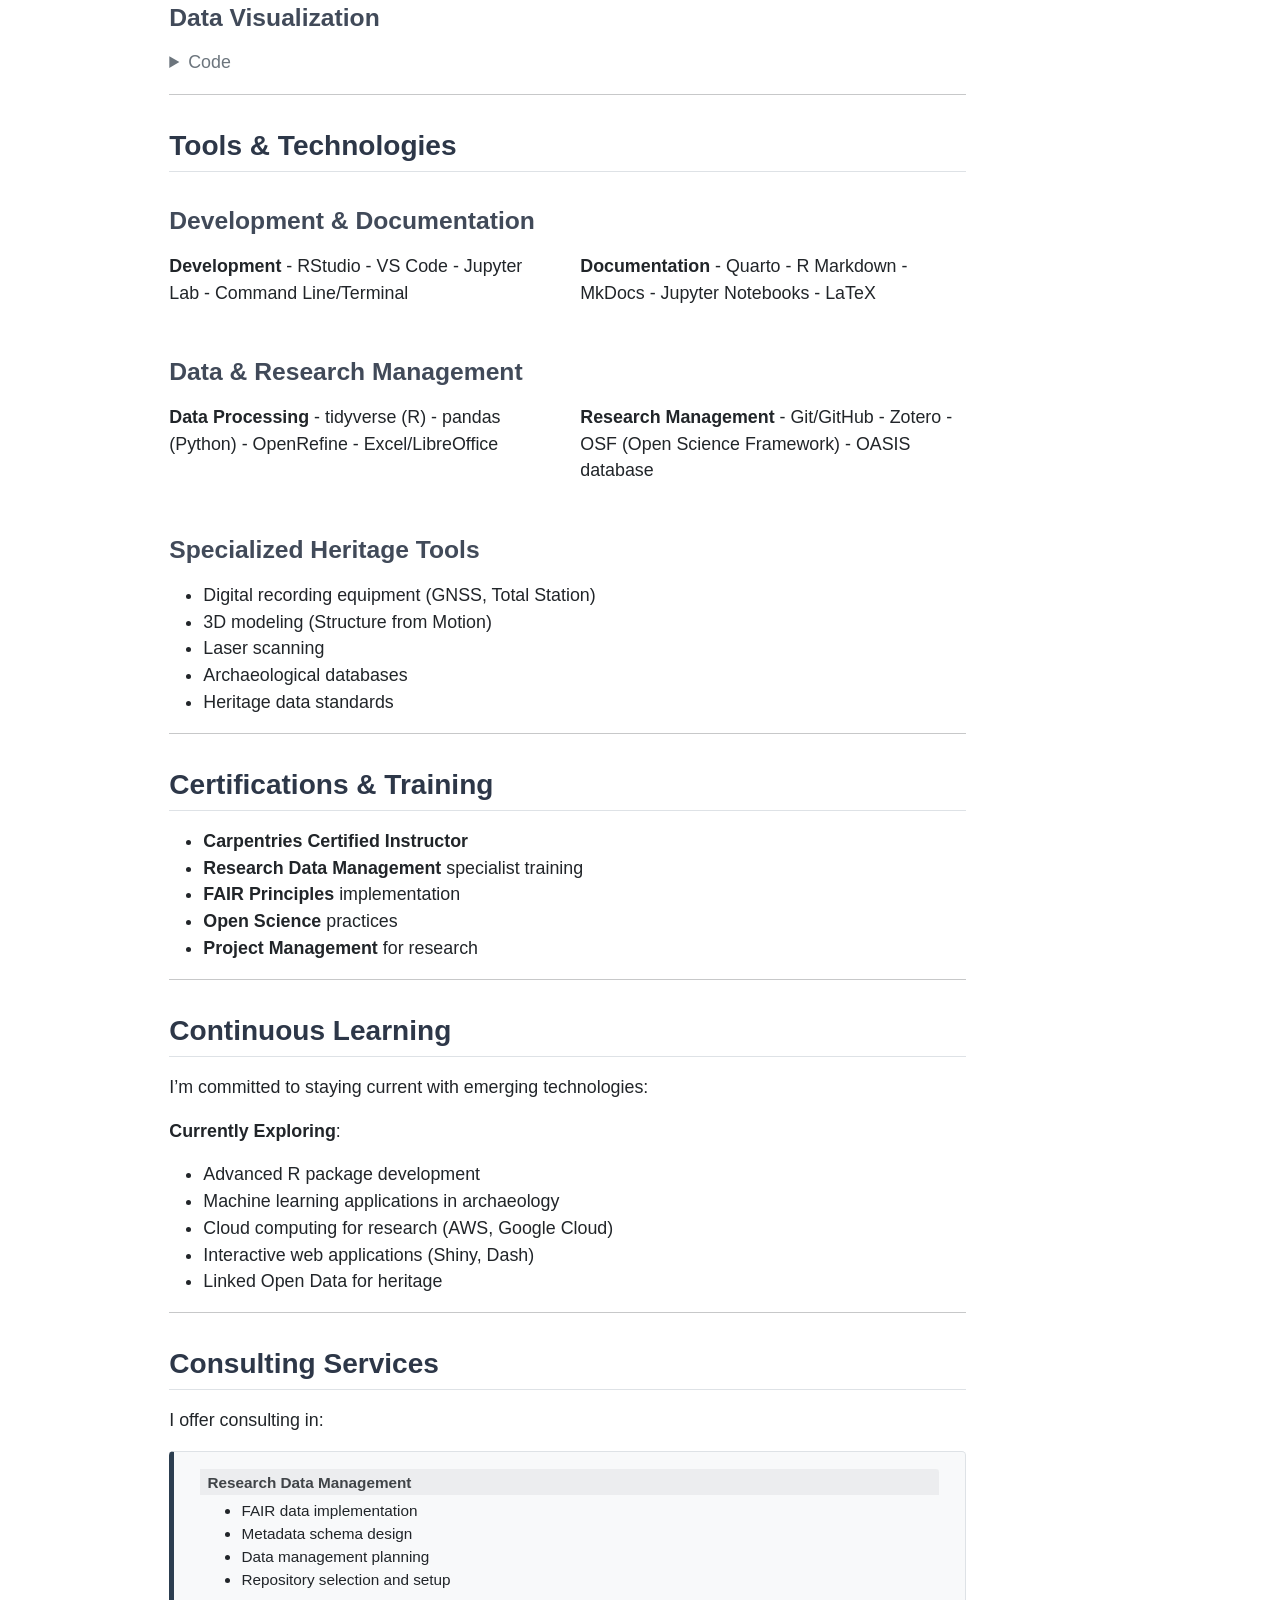
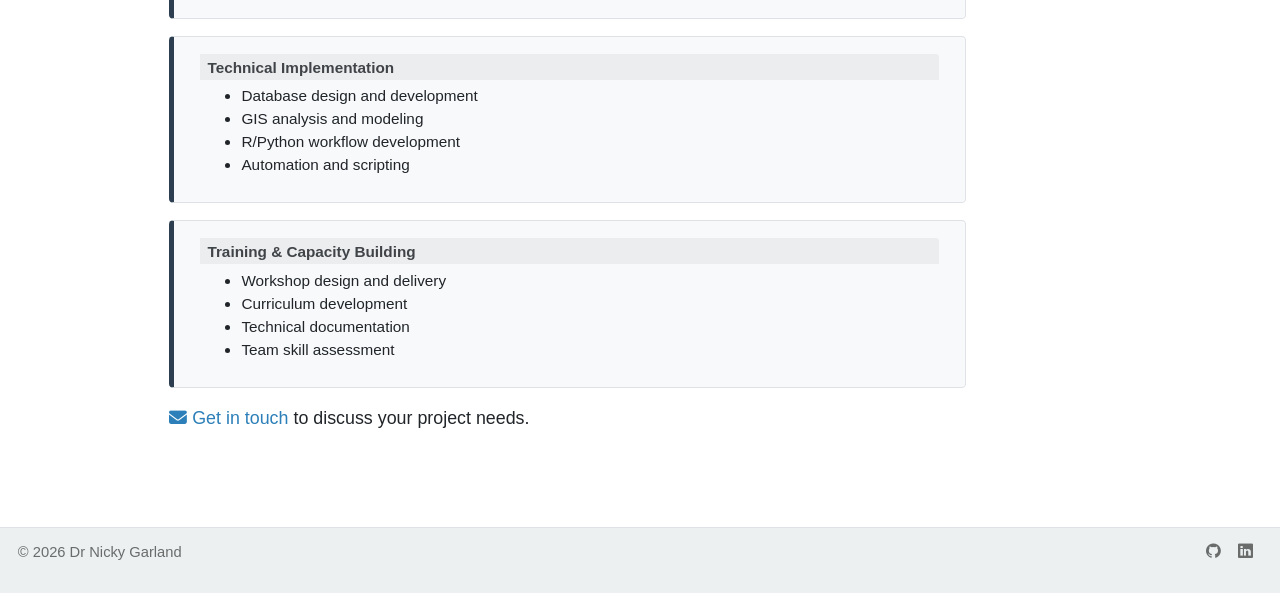
<file: skills.html>
<!DOCTYPE html>
<html xmlns="http://www.w3.org/1999/xhtml" lang="en" xml:lang="en"><head>

<meta charset="utf-8">
<meta name="generator" content="quarto-1.9.38">

<meta name="viewport" content="width=device-width, initial-scale=1.0, user-scalable=yes">


<title>Skills &amp; Tools – Nicky Garland</title>
<style>
/* Default styles provided by pandoc.
** See https://pandoc.org/MANUAL.html#variables-for-html for config info.
*/
code{white-space: pre-wrap;}
span.smallcaps{font-variant: small-caps;}
div.columns{display: flex; gap: min(4vw, 1.5em);}
div.column{flex: auto; overflow-x: auto;}
div.hanging-indent{margin-left: 1.5em; text-indent: -1.5em;}
ul.task-list{list-style: none;}
ul.task-list li input[type="checkbox"] {
  width: 0.8em;
  margin: 0 0.8em 0.2em -1em; /* quarto-specific, see https://github.com/quarto-dev/quarto-cli/issues/4556 */ 
  vertical-align: middle;
}
/* CSS for syntax highlighting */
html { -webkit-text-size-adjust: 100%; }
pre > code.sourceCode { white-space: pre; position: relative; }
pre > code.sourceCode > span { display: inline-block; line-height: 1.25; }
pre > code.sourceCode > span:empty { height: 1.2em; }
.sourceCode { overflow: visible; }
code.sourceCode > span { color: inherit; text-decoration: inherit; }
div.sourceCode { margin: 1em 0; }
pre.sourceCode { margin: 0; }
@media screen {
div.sourceCode { overflow: auto; }
}
@media print {
pre > code.sourceCode { white-space: pre-wrap; }
pre > code.sourceCode > span { text-indent: -5em; padding-left: 5em; }
}
pre.numberSource code
  { counter-reset: source-line 0; }
pre.numberSource code > span
  { position: relative; left: -4em; counter-increment: source-line; }
pre.numberSource code > span > a:first-child::before
  { content: counter(source-line);
    position: relative; left: -1em; text-align: right; vertical-align: baseline;
    border: none; display: inline-block;
    -webkit-touch-callout: none; -webkit-user-select: none;
    -khtml-user-select: none; -moz-user-select: none;
    -ms-user-select: none; user-select: none;
    padding: 0 4px; width: 4em;
  }
pre.numberSource { margin-left: 3em;  padding-left: 4px; }
div.sourceCode
  {   }
@media screen {
pre > code.sourceCode > span > a:first-child::before { text-decoration: underline; }
}
</style>


<script src="site_libs/quarto-nav/quarto-nav.js"></script>
<script src="site_libs/quarto-nav/headroom.min.js"></script>
<script src="site_libs/clipboard/clipboard.min.js"></script>
<script src="site_libs/quarto-search/autocomplete.umd.js"></script>
<script src="site_libs/quarto-search/fuse.min.js"></script>
<script src="site_libs/quarto-search/quarto-search.js"></script>
<meta name="quarto:offset" content="./">
<script src="site_libs/quarto-html/quarto.js" type="module"></script>
<script src="site_libs/quarto-html/tabsets/tabsets.js" type="module"></script>
<script src="site_libs/quarto-html/popper.min.js"></script>
<script src="site_libs/quarto-html/tippy.umd.min.js"></script>
<script src="site_libs/quarto-html/anchor.min.js"></script>
<link href="site_libs/quarto-html/tippy.css" rel="stylesheet">
<link href="site_libs/quarto-html/quarto-syntax-highlighting-15634bcf2e68342d4ad2dfa704d543f6.css" rel="stylesheet" id="quarto-text-highlighting-styles">
<script src="site_libs/bootstrap/bootstrap.min.js"></script>
<link href="site_libs/bootstrap/bootstrap-icons.css" rel="stylesheet">
<link href="site_libs/bootstrap/bootstrap-9d0a61f74edd3cb6d6b4d877b384bec7.min.css" rel="stylesheet" append-hash="true" id="quarto-bootstrap" data-mode="light">
<link href="site_libs/quarto-contrib/fontawesome6-6.7.2/all.min.css" rel="stylesheet">
<link href="site_libs/quarto-contrib/fontawesome6-6.7.2/latex-fontsize.css" rel="stylesheet">
<link href="site_libs/quarto-contrib/academicons-1.9.4/all.css" rel="stylesheet">
<link href="site_libs/quarto-contrib/academicons-1.9.4/size.css" rel="stylesheet">
<script id="quarto-search-options" type="application/json">{
  "location": "navbar",
  "copy-button": false,
  "collapse-after": 3,
  "panel-placement": "end",
  "type": "overlay",
  "limit": 50,
  "keyboard-shortcut": [
    "f",
    "/",
    "s"
  ],
  "show-item-context": false,
  "language": {
    "search-no-results-text": "No results",
    "search-matching-documents-text": "matching documents",
    "search-copy-link-title": "Copy link to search",
    "search-hide-matches-text": "Hide additional matches",
    "search-more-match-text": "more match in this document",
    "search-more-matches-text": "more matches in this document",
    "search-clear-button-title": "Clear",
    "search-text-placeholder": "",
    "search-detached-cancel-button-title": "Cancel",
    "search-submit-button-title": "Submit",
    "search-label": "Search"
  }
}</script>


<link rel="stylesheet" href="styles.css">
</head>

<body class="nav-fixed quarto-light">

<div id="quarto-search-results"></div>
  <header id="quarto-header" class="headroom fixed-top">
    <nav class="navbar navbar-expand-lg " data-bs-theme="dark">
      <div class="navbar-container container-fluid">
      <div class="navbar-brand-container mx-auto">
    <a class="navbar-brand" href="./index.html">
    <span class="navbar-title">Nicky Garland</span>
    </a>
  </div>
            <div id="quarto-search" class="" title="Search"></div>
          <button class="navbar-toggler" type="button" data-bs-toggle="collapse" data-bs-target="#navbarCollapse" aria-controls="navbarCollapse" role="menu" aria-expanded="false" aria-label="Toggle navigation" onclick="if (window.quartoToggleHeadroom) { window.quartoToggleHeadroom(); }">
  <span class="navbar-toggler-icon"></span>
</button>
          <div class="collapse navbar-collapse" id="navbarCollapse">
            <ul class="navbar-nav navbar-nav-scroll me-auto">
  <li class="nav-item">
    <a class="nav-link" href="./index.html"> 
<span class="menu-text">Home</span></a>
  </li>  
  <li class="nav-item">
    <a class="nav-link" href="./about.html"> 
<span class="menu-text">About</span></a>
  </li>  
  <li class="nav-item">
    <a class="nav-link" href="./experience.html"> 
<span class="menu-text">Experience</span></a>
  </li>  
  <li class="nav-item">
    <a class="nav-link" href="./teaching.html"> 
<span class="menu-text">Teaching</span></a>
  </li>  
  <li class="nav-item">
    <a class="nav-link" href="./projects.html"> 
<span class="menu-text">Projects</span></a>
  </li>  
  <li class="nav-item">
    <a class="nav-link" href="./publications.html"> 
<span class="menu-text">Publications</span></a>
  </li>  
</ul>
            <ul class="navbar-nav navbar-nav-scroll ms-auto">
  <li class="nav-item compact">
    <a class="nav-link" href="https://github.com/nickyjgarland"> <i class="bi bi-github" role="img" aria-label="GitHub">
</i> 
<span class="menu-text"></span></a>
  </li>  
  <li class="nav-item compact">
    <a class="nav-link" href="mailto:nickyjgarland@gmail.com"> <i class="bi bi-envelope" role="img" aria-label="Email">
</i> 
<span class="menu-text"></span></a>
  </li>  
  <li class="nav-item">
    <a class="nav-link" href="https://orcid.org/0000-0002-6789-0779"> 
<span class="menu-text"><i class="ai  ai-orcid" aria-label="orcid"></i></span></a>
  </li>  
</ul>
          </div> <!-- /navcollapse -->
            <div class="quarto-navbar-tools">
</div>
      </div> <!-- /container-fluid -->
    </nav>
</header>
<!-- content -->
<div id="quarto-content" class="quarto-container page-columns page-rows-contents page-layout-article page-navbar">
<!-- sidebar -->
<!-- margin-sidebar -->
    <div id="quarto-margin-sidebar" class="sidebar margin-sidebar">
        <nav id="TOC" role="doc-toc" class="toc-active">
    <h2 id="toc-title">On this page</h2>
   
  <ul>
  <li><a href="#technical-skills-matrix" id="toc-technical-skills-matrix" class="nav-link active" data-scroll-target="#technical-skills-matrix">Technical Skills Matrix</a></li>
  <li><a href="#core-competencies" id="toc-core-competencies" class="nav-link" data-scroll-target="#core-competencies">Core Competencies</a>
  <ul class="collapse">
  <li><a href="#b58fc729-690b-4000-b19f-365a4093b2ff7b7b3c206661206272616e647320722d70726f6a656374203e7d7d-r-programming" id="toc-b58fc729-690b-4000-b19f-365a4093b2ff7b7b3c206661206272616e647320722d70726f6a656374203e7d7d-r-programming" class="nav-link" data-scroll-target="#b58fc729-690b-4000-b19f-365a4093b2ff7b7b3c206661206272616e647320722d70726f6a656374203e7d7d-r-programming"><i class="fa-brands fa-r-project" aria-label="r-project"></i> R Programming</a></li>
  <li><a href="#b58fc729-690b-4000-b19f-365a4093b2ff7b7b3c206661206272616e647320707974686f6e203e7d7d-python" id="toc-b58fc729-690b-4000-b19f-365a4093b2ff7b7b3c206661206272616e647320707974686f6e203e7d7d-python" class="nav-link" data-scroll-target="#b58fc729-690b-4000-b19f-365a4093b2ff7b7b3c206661206272616e647320707974686f6e203e7d7d-python"><i class="fa-brands fa-python" aria-label="python"></i> Python</a></li>
  <li><a href="#b58fc729-690b-4000-b19f-365a4093b2ff7b7b3c206661206461746162617365203e7d7d-database-management" id="toc-b58fc729-690b-4000-b19f-365a4093b2ff7b7b3c206661206461746162617365203e7d7d-database-management" class="nav-link" data-scroll-target="#b58fc729-690b-4000-b19f-365a4093b2ff7b7b3c206661206461746162617365203e7d7d-database-management"><i class="fa-solid fa-database" aria-label="database"></i> Database Management</a></li>
  <li><a href="#b58fc729-690b-4000-b19f-365a4093b2ff7b7b3c206661206d6170203e7d7d-geospatial-analysis" id="toc-b58fc729-690b-4000-b19f-365a4093b2ff7b7b3c206661206d6170203e7d7d-geospatial-analysis" class="nav-link" data-scroll-target="#b58fc729-690b-4000-b19f-365a4093b2ff7b7b3c206661206d6170203e7d7d-geospatial-analysis"><i class="fa-solid fa-map" aria-label="map"></i> Geospatial Analysis</a></li>
  <li><a href="#b58fc729-690b-4000-b19f-365a4093b2ff7b7b3c20666120636f64652d6272616e6368203e7d7d-version-control-collaboration" id="toc-b58fc729-690b-4000-b19f-365a4093b2ff7b7b3c20666120636f64652d6272616e6368203e7d7d-version-control-collaboration" class="nav-link" data-scroll-target="#b58fc729-690b-4000-b19f-365a4093b2ff7b7b3c20666120636f64652d6272616e6368203e7d7d-version-control-collaboration"><i class="fa-solid fa-code-branch" aria-label="code-branch"></i> Version Control &amp; Collaboration</a></li>
  </ul></li>
  <li><a href="#research-methods" id="toc-research-methods" class="nav-link" data-scroll-target="#research-methods">Research Methods</a>
  <ul class="collapse">
  <li><a href="#spatial-analysis" id="toc-spatial-analysis" class="nav-link" data-scroll-target="#spatial-analysis">Spatial Analysis</a></li>
  <li><a href="#statistical-analysis" id="toc-statistical-analysis" class="nav-link" data-scroll-target="#statistical-analysis">Statistical Analysis</a></li>
  <li><a href="#data-visualization" id="toc-data-visualization" class="nav-link" data-scroll-target="#data-visualization">Data Visualization</a></li>
  </ul></li>
  <li><a href="#tools-technologies" id="toc-tools-technologies" class="nav-link" data-scroll-target="#tools-technologies">Tools &amp; Technologies</a>
  <ul class="collapse">
  <li><a href="#development-documentation" id="toc-development-documentation" class="nav-link" data-scroll-target="#development-documentation">Development &amp; Documentation</a></li>
  <li><a href="#data-research-management" id="toc-data-research-management" class="nav-link" data-scroll-target="#data-research-management">Data &amp; Research Management</a></li>
  <li><a href="#specialized-heritage-tools" id="toc-specialized-heritage-tools" class="nav-link" data-scroll-target="#specialized-heritage-tools">Specialized Heritage Tools</a></li>
  </ul></li>
  <li><a href="#certifications-training" id="toc-certifications-training" class="nav-link" data-scroll-target="#certifications-training">Certifications &amp; Training</a></li>
  <li><a href="#continuous-learning" id="toc-continuous-learning" class="nav-link" data-scroll-target="#continuous-learning">Continuous Learning</a></li>
  <li><a href="#consulting-services" id="toc-consulting-services" class="nav-link" data-scroll-target="#consulting-services">Consulting Services</a></li>
  </ul>
<div class="toc-actions"><ul><li><a href="https://github.com/nickyjgarland/website/issues/new" class="toc-action"><i class="bi bi-github"></i>Report an issue</a></li></ul></div></nav>
    </div>
<!-- main -->
<main class="content" id="quarto-document-content">

<header id="title-block-header" class="quarto-title-block default">
<div class="quarto-title">
<h1 class="title">Skills &amp; Tools</h1>
</div>



<div class="quarto-title-meta">

    
  
    
  </div>
  


</header>


<section id="technical-skills-matrix" class="level2">
<h2 class="anchored" data-anchor-id="technical-skills-matrix">Technical Skills Matrix</h2>
<p>My skillset combines archaeological expertise with modern data science capabilities:</p>
<div class="cell">
<div class="cell-output-display">
<div>
<figure class="figure">
<p><img src="skills_files/figure-html/unnamed-chunk-1-1.png" class="img-fluid figure-img" width="960"></p>
</figure>
</div>
</div>
</div>
<hr>
</section>
<section id="core-competencies" class="level2">
<h2 class="anchored" data-anchor-id="core-competencies">Core Competencies</h2>
<section id="b58fc729-690b-4000-b19f-365a4093b2ff7b7b3c206661206272616e647320722d70726f6a656374203e7d7d-r-programming" class="level3">
<h3 class="anchored" data-anchor-id="b58fc729-690b-4000-b19f-365a4093b2ff7b7b3c206661206272616e647320722d70726f6a656374203e7d7d-r-programming"><i class="fa-brands fa-r-project" aria-label="r-project"></i> R Programming</h3>
<p><strong>Expertise Level</strong>: Advanced</p>
<p><strong>Applications</strong>:</p>
<ul>
<li>Statistical analysis and modeling</li>
<li>Data visualization with ggplot2</li>
<li>Spatial analysis with sf, terra, raster</li>
<li>Reproducible reporting with R Markdown and Quarto</li>
<li>Package development</li>
<li>Automation and scripting</li>
</ul>
<p><strong>Example Projects</strong>:</p>
<ul>
<li>Archaeological survey data analysis</li>
<li>Spatial statistics for settlement patterns</li>
<li>Automated report generation</li>
<li>Data visualization dashboards</li>
</ul>
</section>
<section id="b58fc729-690b-4000-b19f-365a4093b2ff7b7b3c206661206272616e647320707974686f6e203e7d7d-python" class="level3">
<h3 class="anchored" data-anchor-id="b58fc729-690b-4000-b19f-365a4093b2ff7b7b3c206661206272616e647320707974686f6e203e7d7d-python"><i class="fa-brands fa-python" aria-label="python"></i> Python</h3>
<p><strong>Expertise Level</strong>: Intermediate-Advanced</p>
<p><strong>Applications</strong>:</p>
<ul>
<li>Data processing and cleaning</li>
<li>Geospatial analysis (geopandas, shapely)</li>
<li>Web scraping and automation</li>
<li>Database interactions</li>
<li>Jupyter notebooks for analysis</li>
</ul>
</section>
<section id="b58fc729-690b-4000-b19f-365a4093b2ff7b7b3c206661206461746162617365203e7d7d-database-management" class="level3">
<h3 class="anchored" data-anchor-id="b58fc729-690b-4000-b19f-365a4093b2ff7b7b3c206661206461746162617365203e7d7d-database-management"><i class="fa-solid fa-database" aria-label="database"></i> Database Management</h3>
<p><strong>PostgreSQL + PostGIS</strong>:</p>
<ul>
<li>Database design and architecture</li>
<li>Complex queries and data manipulation</li>
<li>Spatial database operations</li>
<li>Performance optimization</li>
<li>Data integration pipelines</li>
</ul>
<p><strong>Applications</strong>:</p>
<ul>
<li>Linear Earthworks database (Durham project)</li>
<li>Archaeological site databases</li>
<li>Heritage data management systems</li>
</ul>
</section>
<section id="b58fc729-690b-4000-b19f-365a4093b2ff7b7b3c206661206d6170203e7d7d-geospatial-analysis" class="level3">
<h3 class="anchored" data-anchor-id="b58fc729-690b-4000-b19f-365a4093b2ff7b7b3c206661206d6170203e7d7d-geospatial-analysis"><i class="fa-solid fa-map" aria-label="map"></i> Geospatial Analysis</h3>
<p><strong>QGIS &amp; ArcGIS</strong>:</p>
<ul>
<li>Spatial analysis and modeling</li>
<li>Cartography and map production</li>
<li>Least Cost Path analysis</li>
<li>Viewshed and visibility analysis</li>
<li>Network analysis</li>
</ul>
<p><strong>PostGIS</strong>:</p>
<ul>
<li>Spatial queries and operations</li>
<li>Coordinate system transformations</li>
<li>Geometric calculations</li>
<li>Integration with PostgreSQL</li>
</ul>
</section>
<section id="b58fc729-690b-4000-b19f-365a4093b2ff7b7b3c20666120636f64652d6272616e6368203e7d7d-version-control-collaboration" class="level3">
<h3 class="anchored" data-anchor-id="b58fc729-690b-4000-b19f-365a4093b2ff7b7b3c20666120636f64652d6272616e6368203e7d7d-version-control-collaboration"><i class="fa-solid fa-code-branch" aria-label="code-branch"></i> Version Control &amp; Collaboration</h3>
<p><strong>Git &amp; GitHub</strong>:</p>
<ul>
<li>Version control workflows</li>
<li>Collaborative development</li>
<li>Documentation with GitHub Pages</li>
<li>Issue tracking and project management</li>
</ul>
<hr>
</section>
</section>
<section id="research-methods" class="level2">
<h2 class="anchored" data-anchor-id="research-methods">Research Methods</h2>
<section id="spatial-analysis" class="level3">
<h3 class="anchored" data-anchor-id="spatial-analysis">Spatial Analysis</h3>
<div class="cell">
<details class="code-fold">
<summary>Code</summary>
<div class="code-copy-outer-scaffold"><div class="sourceCode cell-code" id="cb1"><pre class="sourceCode r code-with-copy"><code class="sourceCode r"><span id="cb1-1"><a href="#cb1-1" aria-hidden="true" tabindex="-1"></a><span class="co"># Example: Least Cost Path Analysis in R</span></span>
<span id="cb1-2"><a href="#cb1-2" aria-hidden="true" tabindex="-1"></a><span class="fu">library</span>(sf)</span>
<span id="cb1-3"><a href="#cb1-3" aria-hidden="true" tabindex="-1"></a><span class="fu">library</span>(terra)</span>
<span id="cb1-4"><a href="#cb1-4" aria-hidden="true" tabindex="-1"></a><span class="fu">library</span>(gdistance)</span>
<span id="cb1-5"><a href="#cb1-5" aria-hidden="true" tabindex="-1"></a></span>
<span id="cb1-6"><a href="#cb1-6" aria-hidden="true" tabindex="-1"></a><span class="co"># Load elevation data</span></span>
<span id="cb1-7"><a href="#cb1-7" aria-hidden="true" tabindex="-1"></a>dem <span class="ot">&lt;-</span> <span class="fu">rast</span>(<span class="st">"elevation.tif"</span>)</span>
<span id="cb1-8"><a href="#cb1-8" aria-hidden="true" tabindex="-1"></a></span>
<span id="cb1-9"><a href="#cb1-9" aria-hidden="true" tabindex="-1"></a><span class="co"># Create cost surface</span></span>
<span id="cb1-10"><a href="#cb1-10" aria-hidden="true" tabindex="-1"></a>slope <span class="ot">&lt;-</span> <span class="fu">terrain</span>(dem, <span class="st">"slope"</span>)</span>
<span id="cb1-11"><a href="#cb1-11" aria-hidden="true" tabindex="-1"></a>cost_surface <span class="ot">&lt;-</span> <span class="dv">1</span> <span class="sc">/</span> (<span class="dv">1</span> <span class="sc">+</span> slope)  <span class="co"># Inverse relationship</span></span>
<span id="cb1-12"><a href="#cb1-12" aria-hidden="true" tabindex="-1"></a></span>
<span id="cb1-13"><a href="#cb1-13" aria-hidden="true" tabindex="-1"></a><span class="co"># Calculate transition matrix</span></span>
<span id="cb1-14"><a href="#cb1-14" aria-hidden="true" tabindex="-1"></a>trans <span class="ot">&lt;-</span> <span class="fu">transition</span>(cost_surface, <span class="at">transitionFunction =</span> mean, <span class="at">directions =</span> <span class="dv">8</span>)</span>
<span id="cb1-15"><a href="#cb1-15" aria-hidden="true" tabindex="-1"></a>trans_corrected <span class="ot">&lt;-</span> <span class="fu">geoCorrection</span>(trans)</span>
<span id="cb1-16"><a href="#cb1-16" aria-hidden="true" tabindex="-1"></a></span>
<span id="cb1-17"><a href="#cb1-17" aria-hidden="true" tabindex="-1"></a><span class="co"># Find least cost path between points</span></span>
<span id="cb1-18"><a href="#cb1-18" aria-hidden="true" tabindex="-1"></a>start <span class="ot">&lt;-</span> <span class="fu">c</span>(longitude1, latitude1)</span>
<span id="cb1-19"><a href="#cb1-19" aria-hidden="true" tabindex="-1"></a>end <span class="ot">&lt;-</span> <span class="fu">c</span>(longitude2, latitude2)</span>
<span id="cb1-20"><a href="#cb1-20" aria-hidden="true" tabindex="-1"></a>lcp <span class="ot">&lt;-</span> <span class="fu">shortestPath</span>(trans_corrected, start, end, <span class="at">output =</span> <span class="st">"SpatialLines"</span>)</span></code></pre></div><button title="Copy to Clipboard" class="code-copy-button"><i class="bi"></i></button></div>
</details>
</div>
</section>
<section id="statistical-analysis" class="level3">
<h3 class="anchored" data-anchor-id="statistical-analysis">Statistical Analysis</h3>
<ul>
<li>Exploratory data analysis</li>
<li>Hypothesis testing</li>
<li>Regression modeling</li>
<li>Spatial statistics</li>
<li>Bayesian analysis</li>
<li>Time series analysis</li>
</ul>
</section>
<section id="data-visualization" class="level3">
<h3 class="anchored" data-anchor-id="data-visualization">Data Visualization</h3>
<div class="cell">
<details class="code-fold">
<summary>Code</summary>
<div class="code-copy-outer-scaffold"><div class="sourceCode cell-code" id="cb2"><pre class="sourceCode r code-with-copy"><code class="sourceCode r"><span id="cb2-1"><a href="#cb2-1" aria-hidden="true" tabindex="-1"></a><span class="co"># Example: Archaeological site distribution map</span></span>
<span id="cb2-2"><a href="#cb2-2" aria-hidden="true" tabindex="-1"></a><span class="fu">library</span>(tidyverse)</span>
<span id="cb2-3"><a href="#cb2-3" aria-hidden="true" tabindex="-1"></a><span class="fu">library</span>(sf)</span>
<span id="cb2-4"><a href="#cb2-4" aria-hidden="true" tabindex="-1"></a></span>
<span id="cb2-5"><a href="#cb2-5" aria-hidden="true" tabindex="-1"></a>sites <span class="sc">%&gt;%</span></span>
<span id="cb2-6"><a href="#cb2-6" aria-hidden="true" tabindex="-1"></a>  <span class="fu">ggplot</span>() <span class="sc">+</span></span>
<span id="cb2-7"><a href="#cb2-7" aria-hidden="true" tabindex="-1"></a>  <span class="fu">geom_sf</span>(<span class="fu">aes</span>(<span class="at">color =</span> period, <span class="at">size =</span> importance)) <span class="sc">+</span></span>
<span id="cb2-8"><a href="#cb2-8" aria-hidden="true" tabindex="-1"></a>  <span class="fu">scale_color_viridis_d</span>() <span class="sc">+</span></span>
<span id="cb2-9"><a href="#cb2-9" aria-hidden="true" tabindex="-1"></a>  <span class="fu">theme_minimal</span>() <span class="sc">+</span></span>
<span id="cb2-10"><a href="#cb2-10" aria-hidden="true" tabindex="-1"></a>  <span class="fu">labs</span>(</span>
<span id="cb2-11"><a href="#cb2-11" aria-hidden="true" tabindex="-1"></a>    <span class="at">title =</span> <span class="st">"Distribution of Archaeological Sites"</span>,</span>
<span id="cb2-12"><a href="#cb2-12" aria-hidden="true" tabindex="-1"></a>    <span class="at">subtitle =</span> <span class="st">"Iron Age and Roman Britain"</span>,</span>
<span id="cb2-13"><a href="#cb2-13" aria-hidden="true" tabindex="-1"></a>    <span class="at">color =</span> <span class="st">"Period"</span>,</span>
<span id="cb2-14"><a href="#cb2-14" aria-hidden="true" tabindex="-1"></a>    <span class="at">size =</span> <span class="st">"Site Importance"</span></span>
<span id="cb2-15"><a href="#cb2-15" aria-hidden="true" tabindex="-1"></a>  )</span></code></pre></div><button title="Copy to Clipboard" class="code-copy-button"><i class="bi"></i></button></div>
</details>
</div>
<hr>
</section>
</section>
<section id="tools-technologies" class="level2">
<h2 class="anchored" data-anchor-id="tools-technologies">Tools &amp; Technologies</h2>
<section id="development-documentation" class="level3">
<h3 class="anchored" data-anchor-id="development-documentation">Development &amp; Documentation</h3>
<div class="grid">
<div class="g-col-12 g-col-md-6">
<p><strong>Development</strong> - RStudio - VS Code - Jupyter Lab - Command Line/Terminal</p>
</div>
<div class="g-col-12 g-col-md-6">
<p><strong>Documentation</strong> - Quarto - R Markdown - MkDocs - Jupyter Notebooks - LaTeX</p>
</div>
</div>
</section>
<section id="data-research-management" class="level3">
<h3 class="anchored" data-anchor-id="data-research-management">Data &amp; Research Management</h3>
<div class="grid">
<div class="g-col-12 g-col-md-6">
<p><strong>Data Processing</strong> - tidyverse (R) - pandas (Python) - OpenRefine - Excel/LibreOffice</p>
</div>
<div class="g-col-12 g-col-md-6">
<p><strong>Research Management</strong> - Git/GitHub - Zotero - OSF (Open Science Framework) - OASIS database</p>
</div>
</div>
</section>
<section id="specialized-heritage-tools" class="level3">
<h3 class="anchored" data-anchor-id="specialized-heritage-tools">Specialized Heritage Tools</h3>
<ul>
<li>Digital recording equipment (GNSS, Total Station)</li>
<li>3D modeling (Structure from Motion)</li>
<li>Laser scanning</li>
<li>Archaeological databases</li>
<li>Heritage data standards</li>
</ul>
<hr>
</section>
</section>
<section id="certifications-training" class="level2">
<h2 class="anchored" data-anchor-id="certifications-training">Certifications &amp; Training</h2>
<ul>
<li><strong>Carpentries Certified Instructor</strong></li>
<li><strong>Research Data Management</strong> specialist training</li>
<li><strong>FAIR Principles</strong> implementation</li>
<li><strong>Open Science</strong> practices</li>
<li><strong>Project Management</strong> for research</li>
</ul>
<hr>
</section>
<section id="continuous-learning" class="level2">
<h2 class="anchored" data-anchor-id="continuous-learning">Continuous Learning</h2>
<p>I’m committed to staying current with emerging technologies:</p>
<p><strong>Currently Exploring</strong>:</p>
<ul>
<li>Advanced R package development</li>
<li>Machine learning applications in archaeology</li>
<li>Cloud computing for research (AWS, Google Cloud)</li>
<li>Interactive web applications (Shiny, Dash)</li>
<li>Linked Open Data for heritage</li>
</ul>
<hr>
</section>
<section id="consulting-services" class="level2">
<h2 class="anchored" data-anchor-id="consulting-services">Consulting Services</h2>
<p>I offer consulting in:</p>
<div class="callout callout-style-default callout-note no-icon callout-titled">
<div class="callout-header d-flex align-content-center">
<div class="callout-icon-container">
<i class="callout-icon no-icon"></i>
</div>
<div class="callout-title-container flex-fill">
<span class="screen-reader-only">Note</span>Research Data Management
</div>
</div>
<div class="callout-body-container callout-body">
<ul>
<li>FAIR data implementation</li>
<li>Metadata schema design</li>
<li>Data management planning</li>
<li>Repository selection and setup</li>
</ul>
</div>
</div>
<div class="callout callout-style-default callout-note no-icon callout-titled">
<div class="callout-header d-flex align-content-center">
<div class="callout-icon-container">
<i class="callout-icon no-icon"></i>
</div>
<div class="callout-title-container flex-fill">
<span class="screen-reader-only">Note</span>Technical Implementation
</div>
</div>
<div class="callout-body-container callout-body">
<ul>
<li>Database design and development</li>
<li>GIS analysis and modeling</li>
<li>R/Python workflow development</li>
<li>Automation and scripting</li>
</ul>
</div>
</div>
<div class="callout callout-style-default callout-note no-icon callout-titled">
<div class="callout-header d-flex align-content-center">
<div class="callout-icon-container">
<i class="callout-icon no-icon"></i>
</div>
<div class="callout-title-container flex-fill">
<span class="screen-reader-only">Note</span>Training &amp; Capacity Building
</div>
</div>
<div class="callout-body-container callout-body">
<ul>
<li>Workshop design and delivery</li>
<li>Curriculum development</li>
<li>Technical documentation</li>
<li>Team skill assessment</li>
</ul>
</div>
</div>
<p><a href="mailto:nickyjgarland@gmail.com"><i class="fa-solid fa-envelope" aria-label="envelope"></i> Get in touch</a> to discuss your project needs.</p>


</section>

</main> <!-- /main -->
<script id="quarto-html-after-body" type="application/javascript">
  window.document.addEventListener("DOMContentLoaded", function (event) {
    const icon = "";
    const anchorJS = new window.AnchorJS();
    anchorJS.options = {
      placement: 'right',
      icon: icon
    };
    anchorJS.add('.anchored');
    const isCodeAnnotation = (el) => {
      for (const clz of el.classList) {
        if (clz.startsWith('code-annotation-')) {                     
          return true;
        }
      }
      return false;
    }
    const onCopySuccess = function(e) {
      // button target
      const button = e.trigger;
      // don't keep focus
      button.blur();
      // flash "checked"
      button.classList.add('code-copy-button-checked');
      var currentTitle = button.getAttribute("title");
      button.setAttribute("title", "Copied!");
      let tooltip;
      if (window.bootstrap) {
        button.setAttribute("data-bs-toggle", "tooltip");
        button.setAttribute("data-bs-placement", "left");
        button.setAttribute("data-bs-title", "Copied!");
        tooltip = new bootstrap.Tooltip(button, 
          { trigger: "manual", 
            customClass: "code-copy-button-tooltip",
            offset: [0, -8]});
        tooltip.show();    
      }
      setTimeout(function() {
        if (tooltip) {
          tooltip.hide();
          button.removeAttribute("data-bs-title");
          button.removeAttribute("data-bs-toggle");
          button.removeAttribute("data-bs-placement");
        }
        button.setAttribute("title", currentTitle);
        button.classList.remove('code-copy-button-checked');
      }, 1000);
      // clear code selection
      e.clearSelection();
    }
    const getTextToCopy = function(trigger) {
      const outerScaffold = trigger.parentElement.cloneNode(true);
      const codeEl = outerScaffold.querySelector('code');
      for (const childEl of codeEl.children) {
        if (isCodeAnnotation(childEl)) {
          childEl.remove();
        }
      }
      return codeEl.innerText;
    }
    const clipboard = new window.ClipboardJS('.code-copy-button:not([data-in-quarto-modal])', {
      text: getTextToCopy
    });
    clipboard.on('success', onCopySuccess);
    if (window.document.getElementById('quarto-embedded-source-code-modal')) {
      const clipboardModal = new window.ClipboardJS('.code-copy-button[data-in-quarto-modal]', {
        text: getTextToCopy,
        container: window.document.getElementById('quarto-embedded-source-code-modal')
      });
      clipboardModal.on('success', onCopySuccess);
    }
      var localhostRegex = new RegExp(/^(?:http|https):\/\/localhost\:?[0-9]*\//);
      var mailtoRegex = new RegExp(/^mailto:/);
        var filterRegex = new RegExp("https:\/\/nickyjgarland\.github\.io\/website");
      var isInternal = (href) => {
          return filterRegex.test(href) || localhostRegex.test(href) || mailtoRegex.test(href);
      }
      // Inspect non-navigation links and adorn them if external
     var links = window.document.querySelectorAll('a[href]:not(.nav-link):not(.navbar-brand):not(.toc-action):not(.sidebar-link):not(.sidebar-item-toggle):not(.pagination-link):not(.no-external):not([aria-hidden]):not(.dropdown-item):not(.quarto-navigation-tool):not(.about-link)');
      for (var i=0; i<links.length; i++) {
        const link = links[i];
        if (!isInternal(link.href)) {
          // undo the damage that might have been done by quarto-nav.js in the case of
          // links that we want to consider external
          if (link.dataset.originalHref !== undefined) {
            link.href = link.dataset.originalHref;
          }
            // target, if specified
            link.setAttribute("target", "_blank");
            if (link.getAttribute("rel") === null) {
              link.setAttribute("rel", "noopener");
            }
            // default icon
            link.classList.add("external");
        }
      }
    function tippyHover(el, contentFn, onTriggerFn, onUntriggerFn) {
      const config = {
        allowHTML: true,
        maxWidth: 500,
        delay: 100,
        arrow: false,
        appendTo: function(el) {
            return el.parentElement;
        },
        interactive: true,
        interactiveBorder: 10,
        theme: 'quarto',
        placement: 'bottom-start',
      };
      if (contentFn) {
        config.content = contentFn;
      }
      if (onTriggerFn) {
        config.onTrigger = onTriggerFn;
      }
      if (onUntriggerFn) {
        config.onUntrigger = onUntriggerFn;
      }
      window.tippy(el, config); 
    }
    const noterefs = window.document.querySelectorAll('a[role="doc-noteref"]');
    for (var i=0; i<noterefs.length; i++) {
      const ref = noterefs[i];
      tippyHover(ref, function() {
        // use id or data attribute instead here
        let href = ref.getAttribute('data-footnote-href') || ref.getAttribute('href');
        try { href = new URL(href).hash; } catch {}
        const id = href.replace(/^#\/?/, "");
        const note = window.document.getElementById(id);
        if (note) {
          return note.innerHTML;
        } else {
          return "";
        }
      });
    }
    const xrefs = window.document.querySelectorAll('a.quarto-xref');
    const processXRef = (id, note) => {
      // Strip column container classes
      const stripColumnClz = (el) => {
        el.classList.remove("page-full", "page-columns");
        if (el.children) {
          for (const child of el.children) {
            stripColumnClz(child);
          }
        }
      }
      stripColumnClz(note)
      if (id === null || id.startsWith('sec-')) {
        // Special case sections, only their first couple elements
        const container = document.createElement("div");
        if (note.children && note.children.length > 2) {
          container.appendChild(note.children[0].cloneNode(true));
          for (let i = 1; i < note.children.length; i++) {
            const child = note.children[i];
            if (child.tagName === "P" && child.innerText === "") {
              continue;
            } else {
              container.appendChild(child.cloneNode(true));
              break;
            }
          }
          if (window.Quarto?.typesetMath) {
            window.Quarto.typesetMath(container);
          }
          return container.innerHTML
        } else {
          if (window.Quarto?.typesetMath) {
            window.Quarto.typesetMath(note);
          }
          return note.innerHTML;
        }
      } else {
        // Remove any anchor links if they are present
        const anchorLink = note.querySelector('a.anchorjs-link');
        if (anchorLink) {
          anchorLink.remove();
        }
        if (window.Quarto?.typesetMath) {
          window.Quarto.typesetMath(note);
        }
        if (note.classList.contains("callout")) {
          return note.outerHTML;
        } else {
          return note.innerHTML;
        }
      }
    }
    for (var i=0; i<xrefs.length; i++) {
      const xref = xrefs[i];
      tippyHover(xref, undefined, function(instance) {
        instance.disable();
        let url = xref.getAttribute('href');
        let hash = undefined; 
        if (url.startsWith('#')) {
          hash = url;
        } else {
          try { hash = new URL(url).hash; } catch {}
        }
        if (hash) {
          const id = hash.replace(/^#\/?/, "");
          const note = window.document.getElementById(id);
          if (note !== null) {
            try {
              const html = processXRef(id, note.cloneNode(true));
              instance.setContent(html);
            } finally {
              instance.enable();
              instance.show();
            }
          } else {
            // See if we can fetch this
            fetch(url.split('#')[0])
            .then(res => res.text())
            .then(html => {
              const parser = new DOMParser();
              const htmlDoc = parser.parseFromString(html, "text/html");
              const note = htmlDoc.getElementById(id);
              if (note !== null) {
                const html = processXRef(id, note);
                instance.setContent(html);
              } 
            }).finally(() => {
              instance.enable();
              instance.show();
            });
          }
        } else {
          // See if we can fetch a full url (with no hash to target)
          // This is a special case and we should probably do some content thinning / targeting
          fetch(url)
          .then(res => res.text())
          .then(html => {
            const parser = new DOMParser();
            const htmlDoc = parser.parseFromString(html, "text/html");
            const note = htmlDoc.querySelector('main.content');
            if (note !== null) {
              // This should only happen for chapter cross references
              // (since there is no id in the URL)
              // remove the first header
              if (note.children.length > 0 && note.children[0].tagName === "HEADER") {
                note.children[0].remove();
              }
              const html = processXRef(null, note);
              instance.setContent(html);
            } 
          }).finally(() => {
            instance.enable();
            instance.show();
          });
        }
      }, function(instance) {
      });
    }
        let selectedAnnoteEl;
        const selectorForAnnotation = ( cell, annotation) => {
          let cellAttr = 'data-code-cell="' + cell + '"';
          let lineAttr = 'data-code-annotation="' +  annotation + '"';
          const selector = 'span[' + cellAttr + '][' + lineAttr + ']';
          return selector;
        }
        const selectCodeLines = (annoteEl) => {
          const doc = window.document;
          const targetCell = annoteEl.getAttribute("data-target-cell");
          const targetAnnotation = annoteEl.getAttribute("data-target-annotation");
          const annoteSpan = window.document.querySelector(selectorForAnnotation(targetCell, targetAnnotation));
          const lines = annoteSpan.getAttribute("data-code-lines").split(",");
          const lineIds = lines.map((line) => {
            return targetCell + "-" + line;
          })
          let top = null;
          let height = null;
          let parent = null;
          if (lineIds.length > 0) {
              //compute the position of the single el (top and bottom and make a div)
              const el = window.document.getElementById(lineIds[0]);
              top = el.offsetTop;
              height = el.offsetHeight;
              parent = el.parentElement.parentElement;
            if (lineIds.length > 1) {
              const lastEl = window.document.getElementById(lineIds[lineIds.length - 1]);
              const bottom = lastEl.offsetTop + lastEl.offsetHeight;
              height = bottom - top;
            }
            if (top !== null && height !== null && parent !== null) {
              // cook up a div (if necessary) and position it 
              let div = window.document.getElementById("code-annotation-line-highlight");
              if (div === null) {
                div = window.document.createElement("div");
                div.setAttribute("id", "code-annotation-line-highlight");
                div.style.position = 'absolute';
                parent.appendChild(div);
              }
              div.style.top = top - 2 + "px";
              div.style.height = height + 4 + "px";
              div.style.left = 0;
              let gutterDiv = window.document.getElementById("code-annotation-line-highlight-gutter");
              if (gutterDiv === null) {
                gutterDiv = window.document.createElement("div");
                gutterDiv.setAttribute("id", "code-annotation-line-highlight-gutter");
                gutterDiv.style.position = 'absolute';
                const codeCell = window.document.getElementById(targetCell);
                const gutter = codeCell.querySelector('.code-annotation-gutter');
                gutter.appendChild(gutterDiv);
              }
              gutterDiv.style.top = top - 2 + "px";
              gutterDiv.style.height = height + 4 + "px";
            }
            selectedAnnoteEl = annoteEl;
          }
        };
        const unselectCodeLines = () => {
          const elementsIds = ["code-annotation-line-highlight", "code-annotation-line-highlight-gutter"];
          elementsIds.forEach((elId) => {
            const div = window.document.getElementById(elId);
            if (div) {
              div.remove();
            }
          });
          selectedAnnoteEl = undefined;
        };
          // Handle positioning of the toggle
      window.addEventListener(
        "resize",
        throttle(() => {
          elRect = undefined;
          if (selectedAnnoteEl) {
            selectCodeLines(selectedAnnoteEl);
          }
        }, 10)
      );
      function throttle(fn, ms) {
      let throttle = false;
      let timer;
        return (...args) => {
          if(!throttle) { // first call gets through
              fn.apply(this, args);
              throttle = true;
          } else { // all the others get throttled
              if(timer) clearTimeout(timer); // cancel #2
              timer = setTimeout(() => {
                fn.apply(this, args);
                timer = throttle = false;
              }, ms);
          }
        };
      }
        // Attach click handler to the DT
        const annoteDls = window.document.querySelectorAll('dt[data-target-cell]');
        for (const annoteDlNode of annoteDls) {
          annoteDlNode.addEventListener('click', (event) => {
            const clickedEl = event.target;
            if (clickedEl !== selectedAnnoteEl) {
              unselectCodeLines();
              const activeEl = window.document.querySelector('dt[data-target-cell].code-annotation-active');
              if (activeEl) {
                activeEl.classList.remove('code-annotation-active');
              }
              selectCodeLines(clickedEl);
              clickedEl.classList.add('code-annotation-active');
            } else {
              // Unselect the line
              unselectCodeLines();
              clickedEl.classList.remove('code-annotation-active');
            }
          });
        }
    const findCites = (el) => {
      const parentEl = el.parentElement;
      if (parentEl) {
        const cites = parentEl.dataset.cites;
        if (cites) {
          return {
            el,
            cites: cites.split(' ')
          };
        } else {
          return findCites(el.parentElement)
        }
      } else {
        return undefined;
      }
    };
    var bibliorefs = window.document.querySelectorAll('a[role="doc-biblioref"]');
    for (var i=0; i<bibliorefs.length; i++) {
      const ref = bibliorefs[i];
      const citeInfo = findCites(ref);
      if (citeInfo) {
        tippyHover(citeInfo.el, function() {
          var popup = window.document.createElement('div');
          citeInfo.cites.forEach(function(cite) {
            var citeDiv = window.document.createElement('div');
            citeDiv.classList.add('hanging-indent');
            citeDiv.classList.add('csl-entry');
            var biblioDiv = window.document.getElementById('ref-' + cite);
            if (biblioDiv) {
              citeDiv.innerHTML = biblioDiv.innerHTML;
            }
            popup.appendChild(citeDiv);
          });
          return popup.innerHTML;
        });
      }
    }
  });
  </script>
</div> <!-- /content -->
<footer class="footer">
  <div class="nav-footer">
    <div class="nav-footer-left">
<p>© 2026 Dr Nicky Garland</p>
</div>   
    <div class="nav-footer-center">
      &nbsp;
    <div class="toc-actions d-sm-block d-md-none"><ul><li><a href="https://github.com/nickyjgarland/website/issues/new" class="toc-action"><i class="bi bi-github"></i>Report an issue</a></li></ul></div></div>
    <div class="nav-footer-right">
      <ul class="footer-items list-unstyled">
    <li class="nav-item compact">
    <a class="nav-link" href="https://github.com/nickyjgarland">
      <i class="bi bi-github" role="img">
</i> 
    </a>
  </li>  
    <li class="nav-item compact">
    <a class="nav-link" href="https://www.linkedin.com/in/nicky-garland-a2352a254/">
      <i class="bi bi-linkedin" role="img">
</i> 
    </a>
  </li>  
</ul>
    </div>
  </div>
</footer>




</body></html>
</file>
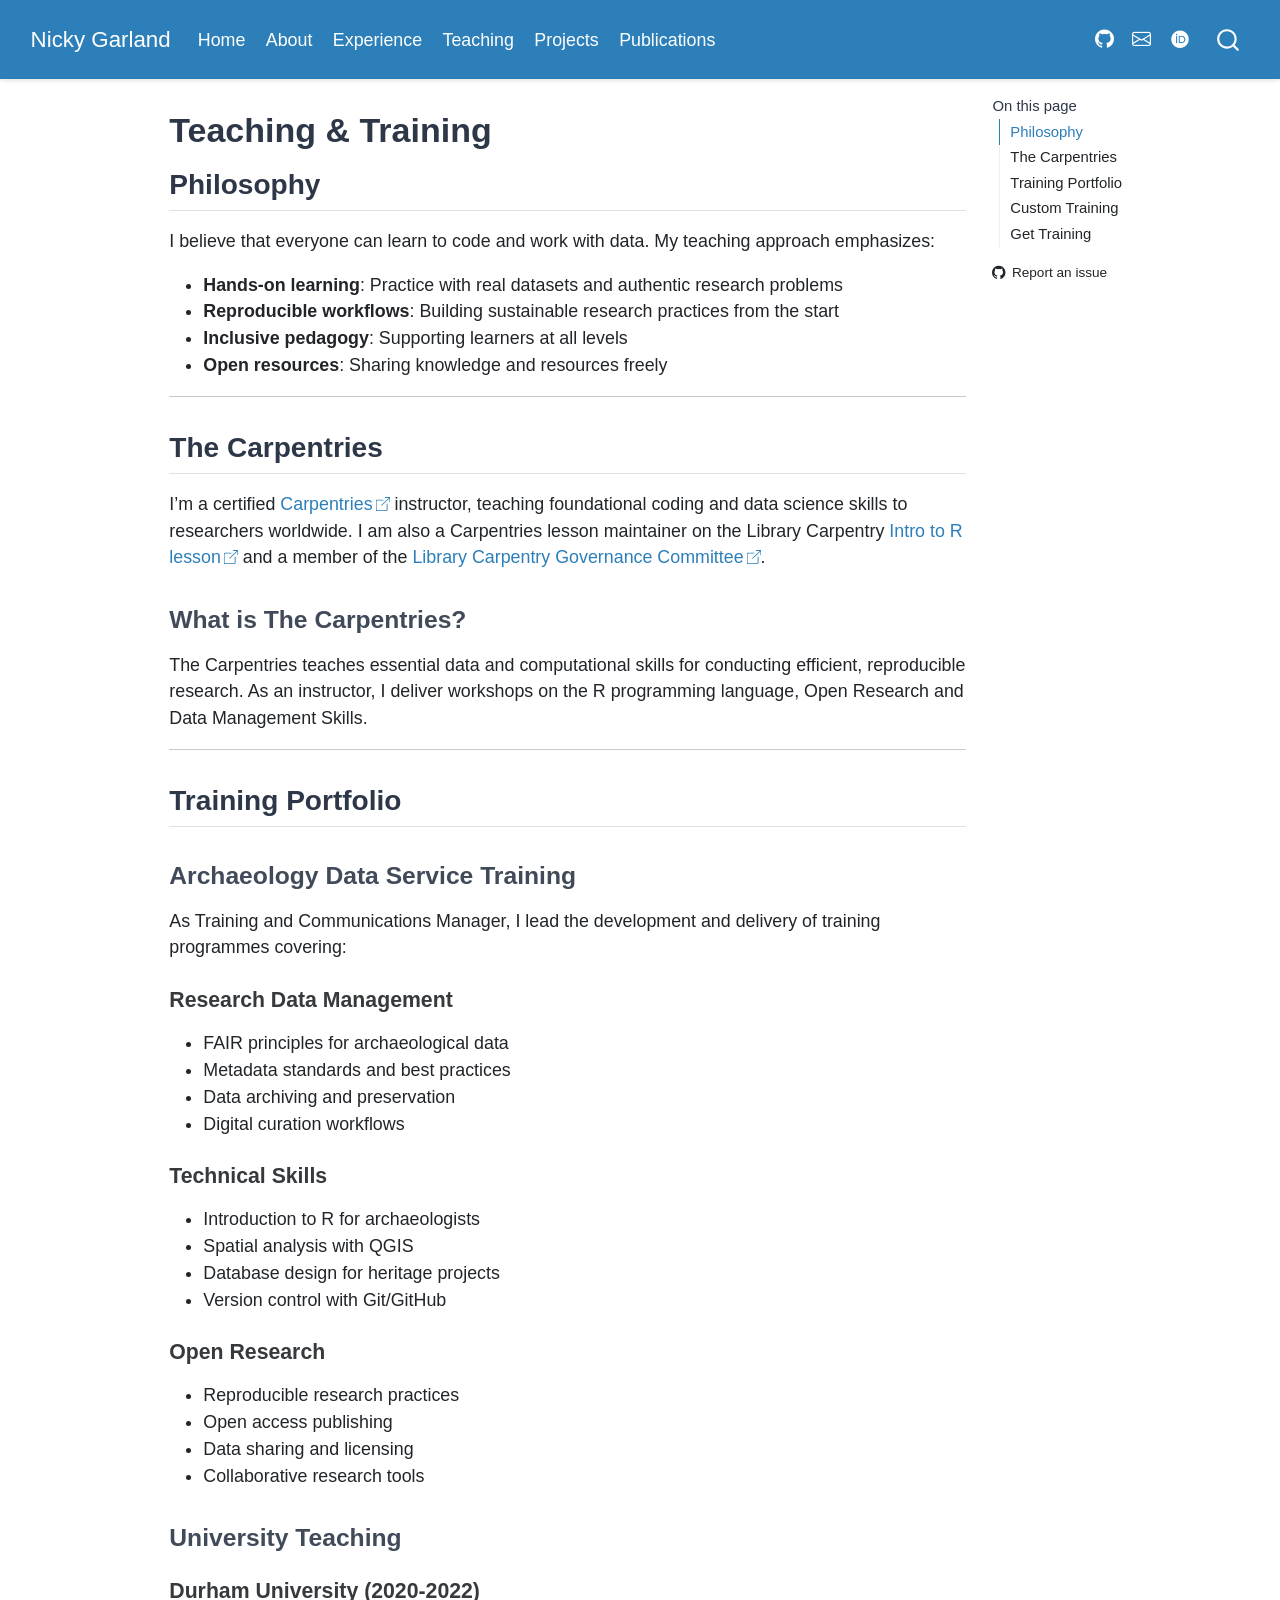
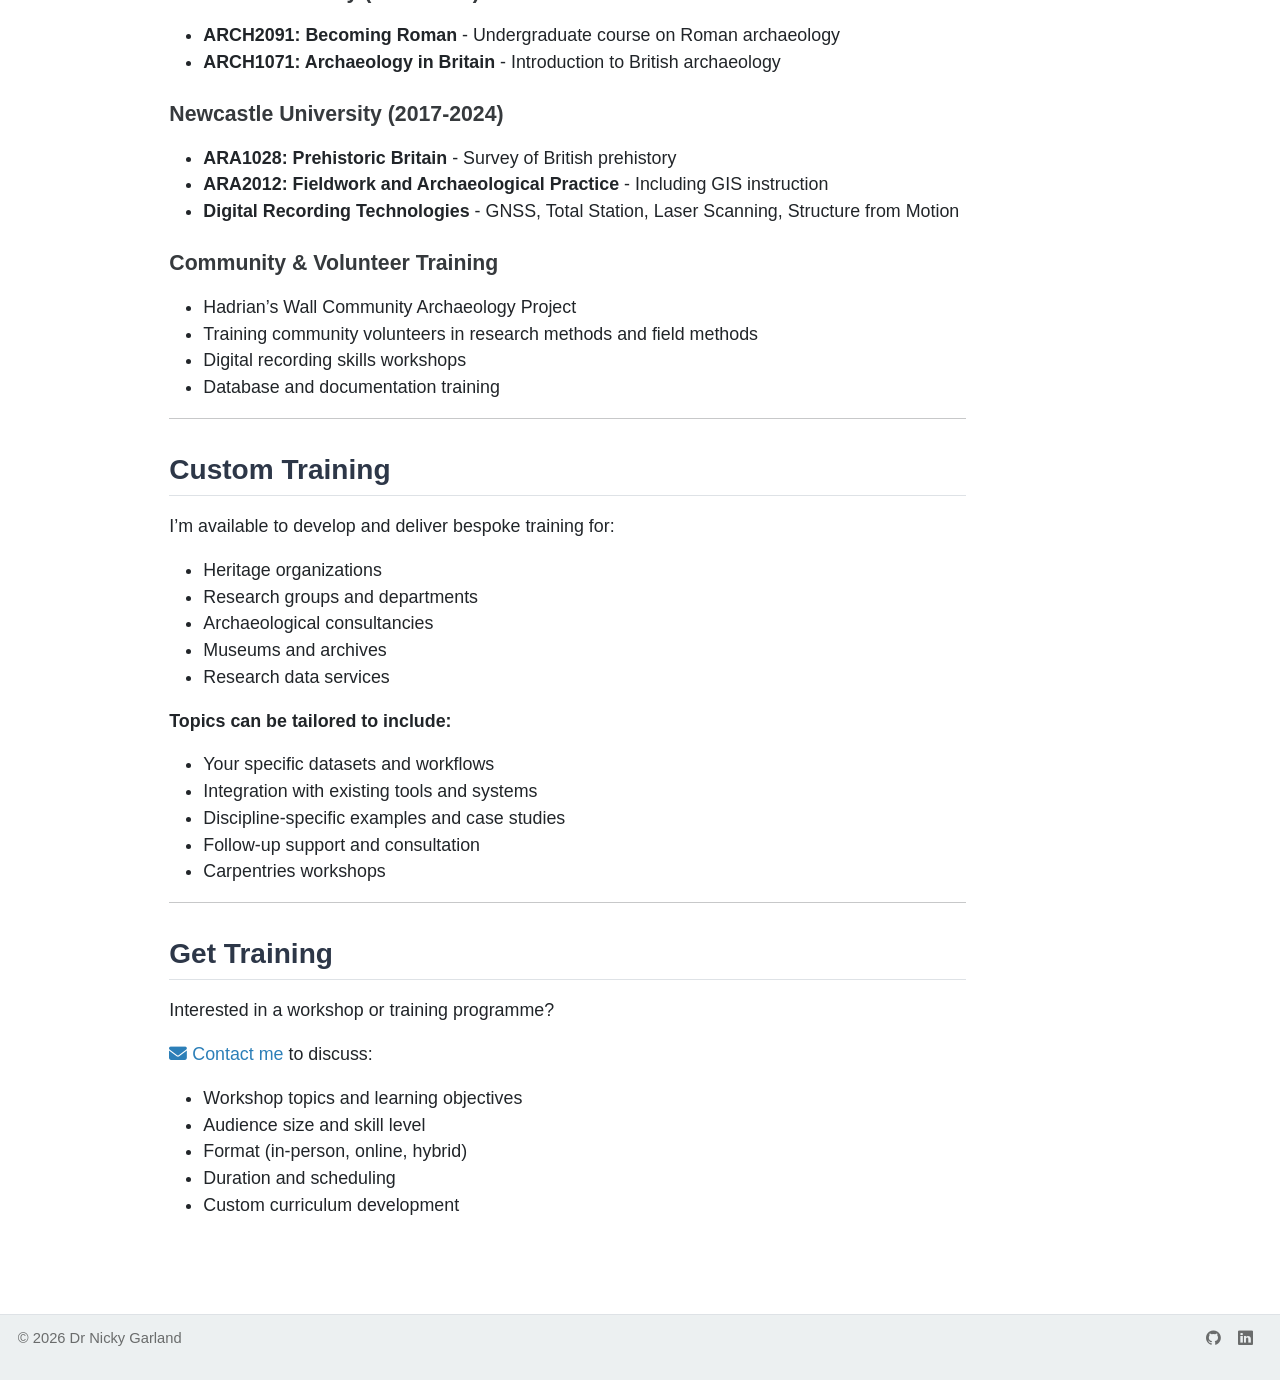
<file: teaching.html>
<!DOCTYPE html>
<html xmlns="http://www.w3.org/1999/xhtml" lang="en" xml:lang="en"><head>

<meta charset="utf-8">
<meta name="generator" content="quarto-1.9.38">

<meta name="viewport" content="width=device-width, initial-scale=1.0, user-scalable=yes">


<title>Teaching &amp; Training – Nicky Garland</title>
<style>
/* Default styles provided by pandoc.
** See https://pandoc.org/MANUAL.html#variables-for-html for config info.
*/
code{white-space: pre-wrap;}
span.smallcaps{font-variant: small-caps;}
div.columns{display: flex; gap: min(4vw, 1.5em);}
div.column{flex: auto; overflow-x: auto;}
div.hanging-indent{margin-left: 1.5em; text-indent: -1.5em;}
ul.task-list{list-style: none;}
ul.task-list li input[type="checkbox"] {
  width: 0.8em;
  margin: 0 0.8em 0.2em -1em; /* quarto-specific, see https://github.com/quarto-dev/quarto-cli/issues/4556 */ 
  vertical-align: middle;
}
</style>


<script src="site_libs/quarto-nav/quarto-nav.js"></script>
<script src="site_libs/quarto-nav/headroom.min.js"></script>
<script src="site_libs/clipboard/clipboard.min.js"></script>
<script src="site_libs/quarto-search/autocomplete.umd.js"></script>
<script src="site_libs/quarto-search/fuse.min.js"></script>
<script src="site_libs/quarto-search/quarto-search.js"></script>
<meta name="quarto:offset" content="./">
<script src="site_libs/quarto-html/quarto.js" type="module"></script>
<script src="site_libs/quarto-html/tabsets/tabsets.js" type="module"></script>
<script src="site_libs/quarto-html/popper.min.js"></script>
<script src="site_libs/quarto-html/tippy.umd.min.js"></script>
<script src="site_libs/quarto-html/anchor.min.js"></script>
<link href="site_libs/quarto-html/tippy.css" rel="stylesheet">
<link href="site_libs/quarto-html/quarto-syntax-highlighting-15634bcf2e68342d4ad2dfa704d543f6.css" rel="stylesheet" id="quarto-text-highlighting-styles">
<script src="site_libs/bootstrap/bootstrap.min.js"></script>
<link href="site_libs/bootstrap/bootstrap-icons.css" rel="stylesheet">
<link href="site_libs/bootstrap/bootstrap-9d0a61f74edd3cb6d6b4d877b384bec7.min.css" rel="stylesheet" append-hash="true" id="quarto-bootstrap" data-mode="light">
<link href="site_libs/quarto-contrib/fontawesome6-6.7.2/all.min.css" rel="stylesheet">
<link href="site_libs/quarto-contrib/fontawesome6-6.7.2/latex-fontsize.css" rel="stylesheet">
<link href="site_libs/quarto-contrib/academicons-1.9.4/all.css" rel="stylesheet">
<link href="site_libs/quarto-contrib/academicons-1.9.4/size.css" rel="stylesheet">
<script id="quarto-search-options" type="application/json">{
  "location": "navbar",
  "copy-button": false,
  "collapse-after": 3,
  "panel-placement": "end",
  "type": "overlay",
  "limit": 50,
  "keyboard-shortcut": [
    "f",
    "/",
    "s"
  ],
  "show-item-context": false,
  "language": {
    "search-no-results-text": "No results",
    "search-matching-documents-text": "matching documents",
    "search-copy-link-title": "Copy link to search",
    "search-hide-matches-text": "Hide additional matches",
    "search-more-match-text": "more match in this document",
    "search-more-matches-text": "more matches in this document",
    "search-clear-button-title": "Clear",
    "search-text-placeholder": "",
    "search-detached-cancel-button-title": "Cancel",
    "search-submit-button-title": "Submit",
    "search-label": "Search"
  }
}</script>


<link rel="stylesheet" href="styles.css">
</head>

<body class="nav-fixed quarto-light">

<div id="quarto-search-results"></div>
  <header id="quarto-header" class="headroom fixed-top">
    <nav class="navbar navbar-expand-lg " data-bs-theme="dark">
      <div class="navbar-container container-fluid">
      <div class="navbar-brand-container mx-auto">
    <a class="navbar-brand" href="./index.html">
    <span class="navbar-title">Nicky Garland</span>
    </a>
  </div>
            <div id="quarto-search" class="" title="Search"></div>
          <button class="navbar-toggler" type="button" data-bs-toggle="collapse" data-bs-target="#navbarCollapse" aria-controls="navbarCollapse" role="menu" aria-expanded="false" aria-label="Toggle navigation" onclick="if (window.quartoToggleHeadroom) { window.quartoToggleHeadroom(); }">
  <span class="navbar-toggler-icon"></span>
</button>
          <div class="collapse navbar-collapse" id="navbarCollapse">
            <ul class="navbar-nav navbar-nav-scroll me-auto">
  <li class="nav-item">
    <a class="nav-link" href="./index.html"> 
<span class="menu-text">Home</span></a>
  </li>  
  <li class="nav-item">
    <a class="nav-link" href="./about.html"> 
<span class="menu-text">About</span></a>
  </li>  
  <li class="nav-item">
    <a class="nav-link" href="./experience.html"> 
<span class="menu-text">Experience</span></a>
  </li>  
  <li class="nav-item">
    <a class="nav-link active" href="./teaching.html" aria-current="page"> 
<span class="menu-text">Teaching</span></a>
  </li>  
  <li class="nav-item">
    <a class="nav-link" href="./projects.html"> 
<span class="menu-text">Projects</span></a>
  </li>  
  <li class="nav-item">
    <a class="nav-link" href="./publications.html"> 
<span class="menu-text">Publications</span></a>
  </li>  
</ul>
            <ul class="navbar-nav navbar-nav-scroll ms-auto">
  <li class="nav-item compact">
    <a class="nav-link" href="https://github.com/nickyjgarland"> <i class="bi bi-github" role="img" aria-label="GitHub">
</i> 
<span class="menu-text"></span></a>
  </li>  
  <li class="nav-item compact">
    <a class="nav-link" href="mailto:nickyjgarland@gmail.com"> <i class="bi bi-envelope" role="img" aria-label="Email">
</i> 
<span class="menu-text"></span></a>
  </li>  
  <li class="nav-item">
    <a class="nav-link" href="https://orcid.org/0000-0002-6789-0779"> 
<span class="menu-text"><i class="ai  ai-orcid" aria-label="orcid"></i></span></a>
  </li>  
</ul>
          </div> <!-- /navcollapse -->
            <div class="quarto-navbar-tools">
</div>
      </div> <!-- /container-fluid -->
    </nav>
</header>
<!-- content -->
<div id="quarto-content" class="quarto-container page-columns page-rows-contents page-layout-article page-navbar">
<!-- sidebar -->
<!-- margin-sidebar -->
    <div id="quarto-margin-sidebar" class="sidebar margin-sidebar">
        <nav id="TOC" role="doc-toc" class="toc-active">
    <h2 id="toc-title">On this page</h2>
   
  <ul>
  <li><a href="#philosophy" id="toc-philosophy" class="nav-link active" data-scroll-target="#philosophy">Philosophy</a></li>
  <li><a href="#the-carpentries" id="toc-the-carpentries" class="nav-link" data-scroll-target="#the-carpentries">The Carpentries</a>
  <ul class="collapse">
  <li><a href="#what-is-the-carpentries" id="toc-what-is-the-carpentries" class="nav-link" data-scroll-target="#what-is-the-carpentries">What is The Carpentries?</a></li>
  </ul></li>
  <li><a href="#training-portfolio" id="toc-training-portfolio" class="nav-link" data-scroll-target="#training-portfolio">Training Portfolio</a>
  <ul class="collapse">
  <li><a href="#archaeology-data-service-training" id="toc-archaeology-data-service-training" class="nav-link" data-scroll-target="#archaeology-data-service-training">Archaeology Data Service Training</a></li>
  <li><a href="#university-teaching" id="toc-university-teaching" class="nav-link" data-scroll-target="#university-teaching">University Teaching</a></li>
  </ul></li>
  <li><a href="#custom-training" id="toc-custom-training" class="nav-link" data-scroll-target="#custom-training">Custom Training</a></li>
  <li><a href="#get-training" id="toc-get-training" class="nav-link" data-scroll-target="#get-training">Get Training</a></li>
  </ul>
<div class="toc-actions"><ul><li><a href="https://github.com/nickyjgarland/website/issues/new" class="toc-action"><i class="bi bi-github"></i>Report an issue</a></li></ul></div></nav>
    </div>
<!-- main -->
<main class="content" id="quarto-document-content">

<header id="title-block-header" class="quarto-title-block default">
<div class="quarto-title">
<h1 class="title">Teaching &amp; Training</h1>
</div>



<div class="quarto-title-meta">

    
  
    
  </div>
  


</header>


<section id="philosophy" class="level2">
<h2 class="anchored" data-anchor-id="philosophy">Philosophy</h2>
<p>I believe that everyone can learn to code and work with data. My teaching approach emphasizes:</p>
<ul>
<li><strong>Hands-on learning</strong>: Practice with real datasets and authentic research problems</li>
<li><strong>Reproducible workflows</strong>: Building sustainable research practices from the start</li>
<li><strong>Inclusive pedagogy</strong>: Supporting learners at all levels</li>
<li><strong>Open resources</strong>: Sharing knowledge and resources freely</li>
</ul>
<hr>
</section>
<section id="the-carpentries" class="level2">
<h2 class="anchored" data-anchor-id="the-carpentries">The Carpentries</h2>
<p>I’m a certified <a href="https://carpentries.org/">Carpentries</a> instructor, teaching foundational coding and data science skills to researchers worldwide. I am also a Carpentries lesson maintainer on the Library Carpentry <a href="https://github.com/LibraryCarpentry/lc-r">Intro to R lesson</a> and a member of the <a href="https://librarycarpentry.org/about-us/governance/">Library Carpentry Governance Committee</a>.</p>
<section id="what-is-the-carpentries" class="level3">
<h3 class="anchored" data-anchor-id="what-is-the-carpentries">What is The Carpentries?</h3>
<p>The Carpentries teaches essential data and computational skills for conducting efficient, reproducible research. As an instructor, I deliver workshops on the R programming language, Open Research and Data Management Skills.</p>
<hr>
</section>
</section>
<section id="training-portfolio" class="level2">
<h2 class="anchored" data-anchor-id="training-portfolio">Training Portfolio</h2>
<section id="archaeology-data-service-training" class="level3">
<h3 class="anchored" data-anchor-id="archaeology-data-service-training">Archaeology Data Service Training</h3>
<p>As Training and Communications Manager, I lead the development and delivery of training programmes covering:</p>
<section id="research-data-management" class="level4">
<h4 class="anchored" data-anchor-id="research-data-management">Research Data Management</h4>
<ul>
<li>FAIR principles for archaeological data</li>
<li>Metadata standards and best practices</li>
<li>Data archiving and preservation</li>
<li>Digital curation workflows</li>
</ul>
</section>
<section id="technical-skills" class="level4">
<h4 class="anchored" data-anchor-id="technical-skills">Technical Skills</h4>
<ul>
<li>Introduction to R for archaeologists</li>
<li>Spatial analysis with QGIS</li>
<li>Database design for heritage projects</li>
<li>Version control with Git/GitHub</li>
</ul>
</section>
<section id="open-research" class="level4">
<h4 class="anchored" data-anchor-id="open-research">Open Research</h4>
<ul>
<li>Reproducible research practices</li>
<li>Open access publishing</li>
<li>Data sharing and licensing</li>
<li>Collaborative research tools</li>
</ul>
</section>
</section>
<section id="university-teaching" class="level3">
<h3 class="anchored" data-anchor-id="university-teaching">University Teaching</h3>
<section id="durham-university-2020-2022" class="level4">
<h4 class="anchored" data-anchor-id="durham-university-2020-2022">Durham University (2020-2022)</h4>
<ul>
<li><strong>ARCH2091: Becoming Roman</strong> - Undergraduate course on Roman archaeology</li>
<li><strong>ARCH1071: Archaeology in Britain</strong> - Introduction to British archaeology</li>
</ul>
</section>
<section id="newcastle-university-2017-2024" class="level4">
<h4 class="anchored" data-anchor-id="newcastle-university-2017-2024">Newcastle University (2017-2024)</h4>
<ul>
<li><strong>ARA1028: Prehistoric Britain</strong> - Survey of British prehistory</li>
<li><strong>ARA2012: Fieldwork and Archaeological Practice</strong> - Including GIS instruction</li>
<li><strong>Digital Recording Technologies</strong> - GNSS, Total Station, Laser Scanning, Structure from Motion</li>
</ul>
</section>
<section id="community-volunteer-training" class="level4">
<h4 class="anchored" data-anchor-id="community-volunteer-training">Community &amp; Volunteer Training</h4>
<ul>
<li>Hadrian’s Wall Community Archaeology Project</li>
<li>Training community volunteers in research methods and field methods</li>
<li>Digital recording skills workshops</li>
<li>Database and documentation training</li>
</ul>
<hr>
</section>
</section>
</section>
<section id="custom-training" class="level2">
<h2 class="anchored" data-anchor-id="custom-training">Custom Training</h2>
<p>I’m available to develop and deliver bespoke training for:</p>
<ul>
<li>Heritage organizations</li>
<li>Research groups and departments</li>
<li>Archaeological consultancies</li>
<li>Museums and archives</li>
<li>Research data services</li>
</ul>
<p><strong>Topics can be tailored to include:</strong></p>
<ul>
<li>Your specific datasets and workflows</li>
<li>Integration with existing tools and systems</li>
<li>Discipline-specific examples and case studies</li>
<li>Follow-up support and consultation</li>
<li>Carpentries workshops</li>
</ul>
<hr>
</section>
<section id="get-training" class="level2">
<h2 class="anchored" data-anchor-id="get-training">Get Training</h2>
<p>Interested in a workshop or training programme?</p>
<p><a href="mailto:nickyjgarland@gmail.com"><i class="fa-solid fa-envelope" aria-label="envelope"></i> Contact me</a> to discuss:</p>
<ul>
<li>Workshop topics and learning objectives</li>
<li>Audience size and skill level</li>
<li>Format (in-person, online, hybrid)</li>
<li>Duration and scheduling</li>
<li>Custom curriculum development</li>
</ul>


</section>

</main> <!-- /main -->
<script id="quarto-html-after-body" type="application/javascript">
  window.document.addEventListener("DOMContentLoaded", function (event) {
    const icon = "";
    const anchorJS = new window.AnchorJS();
    anchorJS.options = {
      placement: 'right',
      icon: icon
    };
    anchorJS.add('.anchored');
    const isCodeAnnotation = (el) => {
      for (const clz of el.classList) {
        if (clz.startsWith('code-annotation-')) {                     
          return true;
        }
      }
      return false;
    }
    const onCopySuccess = function(e) {
      // button target
      const button = e.trigger;
      // don't keep focus
      button.blur();
      // flash "checked"
      button.classList.add('code-copy-button-checked');
      var currentTitle = button.getAttribute("title");
      button.setAttribute("title", "Copied!");
      let tooltip;
      if (window.bootstrap) {
        button.setAttribute("data-bs-toggle", "tooltip");
        button.setAttribute("data-bs-placement", "left");
        button.setAttribute("data-bs-title", "Copied!");
        tooltip = new bootstrap.Tooltip(button, 
          { trigger: "manual", 
            customClass: "code-copy-button-tooltip",
            offset: [0, -8]});
        tooltip.show();    
      }
      setTimeout(function() {
        if (tooltip) {
          tooltip.hide();
          button.removeAttribute("data-bs-title");
          button.removeAttribute("data-bs-toggle");
          button.removeAttribute("data-bs-placement");
        }
        button.setAttribute("title", currentTitle);
        button.classList.remove('code-copy-button-checked');
      }, 1000);
      // clear code selection
      e.clearSelection();
    }
    const getTextToCopy = function(trigger) {
      const outerScaffold = trigger.parentElement.cloneNode(true);
      const codeEl = outerScaffold.querySelector('code');
      for (const childEl of codeEl.children) {
        if (isCodeAnnotation(childEl)) {
          childEl.remove();
        }
      }
      return codeEl.innerText;
    }
    const clipboard = new window.ClipboardJS('.code-copy-button:not([data-in-quarto-modal])', {
      text: getTextToCopy
    });
    clipboard.on('success', onCopySuccess);
    if (window.document.getElementById('quarto-embedded-source-code-modal')) {
      const clipboardModal = new window.ClipboardJS('.code-copy-button[data-in-quarto-modal]', {
        text: getTextToCopy,
        container: window.document.getElementById('quarto-embedded-source-code-modal')
      });
      clipboardModal.on('success', onCopySuccess);
    }
      var localhostRegex = new RegExp(/^(?:http|https):\/\/localhost\:?[0-9]*\//);
      var mailtoRegex = new RegExp(/^mailto:/);
        var filterRegex = new RegExp("https:\/\/nickyjgarland\.github\.io\/website");
      var isInternal = (href) => {
          return filterRegex.test(href) || localhostRegex.test(href) || mailtoRegex.test(href);
      }
      // Inspect non-navigation links and adorn them if external
     var links = window.document.querySelectorAll('a[href]:not(.nav-link):not(.navbar-brand):not(.toc-action):not(.sidebar-link):not(.sidebar-item-toggle):not(.pagination-link):not(.no-external):not([aria-hidden]):not(.dropdown-item):not(.quarto-navigation-tool):not(.about-link)');
      for (var i=0; i<links.length; i++) {
        const link = links[i];
        if (!isInternal(link.href)) {
          // undo the damage that might have been done by quarto-nav.js in the case of
          // links that we want to consider external
          if (link.dataset.originalHref !== undefined) {
            link.href = link.dataset.originalHref;
          }
            // target, if specified
            link.setAttribute("target", "_blank");
            if (link.getAttribute("rel") === null) {
              link.setAttribute("rel", "noopener");
            }
            // default icon
            link.classList.add("external");
        }
      }
    function tippyHover(el, contentFn, onTriggerFn, onUntriggerFn) {
      const config = {
        allowHTML: true,
        maxWidth: 500,
        delay: 100,
        arrow: false,
        appendTo: function(el) {
            return el.parentElement;
        },
        interactive: true,
        interactiveBorder: 10,
        theme: 'quarto',
        placement: 'bottom-start',
      };
      if (contentFn) {
        config.content = contentFn;
      }
      if (onTriggerFn) {
        config.onTrigger = onTriggerFn;
      }
      if (onUntriggerFn) {
        config.onUntrigger = onUntriggerFn;
      }
      window.tippy(el, config); 
    }
    const noterefs = window.document.querySelectorAll('a[role="doc-noteref"]');
    for (var i=0; i<noterefs.length; i++) {
      const ref = noterefs[i];
      tippyHover(ref, function() {
        // use id or data attribute instead here
        let href = ref.getAttribute('data-footnote-href') || ref.getAttribute('href');
        try { href = new URL(href).hash; } catch {}
        const id = href.replace(/^#\/?/, "");
        const note = window.document.getElementById(id);
        if (note) {
          return note.innerHTML;
        } else {
          return "";
        }
      });
    }
    const xrefs = window.document.querySelectorAll('a.quarto-xref');
    const processXRef = (id, note) => {
      // Strip column container classes
      const stripColumnClz = (el) => {
        el.classList.remove("page-full", "page-columns");
        if (el.children) {
          for (const child of el.children) {
            stripColumnClz(child);
          }
        }
      }
      stripColumnClz(note)
      if (id === null || id.startsWith('sec-')) {
        // Special case sections, only their first couple elements
        const container = document.createElement("div");
        if (note.children && note.children.length > 2) {
          container.appendChild(note.children[0].cloneNode(true));
          for (let i = 1; i < note.children.length; i++) {
            const child = note.children[i];
            if (child.tagName === "P" && child.innerText === "") {
              continue;
            } else {
              container.appendChild(child.cloneNode(true));
              break;
            }
          }
          if (window.Quarto?.typesetMath) {
            window.Quarto.typesetMath(container);
          }
          return container.innerHTML
        } else {
          if (window.Quarto?.typesetMath) {
            window.Quarto.typesetMath(note);
          }
          return note.innerHTML;
        }
      } else {
        // Remove any anchor links if they are present
        const anchorLink = note.querySelector('a.anchorjs-link');
        if (anchorLink) {
          anchorLink.remove();
        }
        if (window.Quarto?.typesetMath) {
          window.Quarto.typesetMath(note);
        }
        if (note.classList.contains("callout")) {
          return note.outerHTML;
        } else {
          return note.innerHTML;
        }
      }
    }
    for (var i=0; i<xrefs.length; i++) {
      const xref = xrefs[i];
      tippyHover(xref, undefined, function(instance) {
        instance.disable();
        let url = xref.getAttribute('href');
        let hash = undefined; 
        if (url.startsWith('#')) {
          hash = url;
        } else {
          try { hash = new URL(url).hash; } catch {}
        }
        if (hash) {
          const id = hash.replace(/^#\/?/, "");
          const note = window.document.getElementById(id);
          if (note !== null) {
            try {
              const html = processXRef(id, note.cloneNode(true));
              instance.setContent(html);
            } finally {
              instance.enable();
              instance.show();
            }
          } else {
            // See if we can fetch this
            fetch(url.split('#')[0])
            .then(res => res.text())
            .then(html => {
              const parser = new DOMParser();
              const htmlDoc = parser.parseFromString(html, "text/html");
              const note = htmlDoc.getElementById(id);
              if (note !== null) {
                const html = processXRef(id, note);
                instance.setContent(html);
              } 
            }).finally(() => {
              instance.enable();
              instance.show();
            });
          }
        } else {
          // See if we can fetch a full url (with no hash to target)
          // This is a special case and we should probably do some content thinning / targeting
          fetch(url)
          .then(res => res.text())
          .then(html => {
            const parser = new DOMParser();
            const htmlDoc = parser.parseFromString(html, "text/html");
            const note = htmlDoc.querySelector('main.content');
            if (note !== null) {
              // This should only happen for chapter cross references
              // (since there is no id in the URL)
              // remove the first header
              if (note.children.length > 0 && note.children[0].tagName === "HEADER") {
                note.children[0].remove();
              }
              const html = processXRef(null, note);
              instance.setContent(html);
            } 
          }).finally(() => {
            instance.enable();
            instance.show();
          });
        }
      }, function(instance) {
      });
    }
        let selectedAnnoteEl;
        const selectorForAnnotation = ( cell, annotation) => {
          let cellAttr = 'data-code-cell="' + cell + '"';
          let lineAttr = 'data-code-annotation="' +  annotation + '"';
          const selector = 'span[' + cellAttr + '][' + lineAttr + ']';
          return selector;
        }
        const selectCodeLines = (annoteEl) => {
          const doc = window.document;
          const targetCell = annoteEl.getAttribute("data-target-cell");
          const targetAnnotation = annoteEl.getAttribute("data-target-annotation");
          const annoteSpan = window.document.querySelector(selectorForAnnotation(targetCell, targetAnnotation));
          const lines = annoteSpan.getAttribute("data-code-lines").split(",");
          const lineIds = lines.map((line) => {
            return targetCell + "-" + line;
          })
          let top = null;
          let height = null;
          let parent = null;
          if (lineIds.length > 0) {
              //compute the position of the single el (top and bottom and make a div)
              const el = window.document.getElementById(lineIds[0]);
              top = el.offsetTop;
              height = el.offsetHeight;
              parent = el.parentElement.parentElement;
            if (lineIds.length > 1) {
              const lastEl = window.document.getElementById(lineIds[lineIds.length - 1]);
              const bottom = lastEl.offsetTop + lastEl.offsetHeight;
              height = bottom - top;
            }
            if (top !== null && height !== null && parent !== null) {
              // cook up a div (if necessary) and position it 
              let div = window.document.getElementById("code-annotation-line-highlight");
              if (div === null) {
                div = window.document.createElement("div");
                div.setAttribute("id", "code-annotation-line-highlight");
                div.style.position = 'absolute';
                parent.appendChild(div);
              }
              div.style.top = top - 2 + "px";
              div.style.height = height + 4 + "px";
              div.style.left = 0;
              let gutterDiv = window.document.getElementById("code-annotation-line-highlight-gutter");
              if (gutterDiv === null) {
                gutterDiv = window.document.createElement("div");
                gutterDiv.setAttribute("id", "code-annotation-line-highlight-gutter");
                gutterDiv.style.position = 'absolute';
                const codeCell = window.document.getElementById(targetCell);
                const gutter = codeCell.querySelector('.code-annotation-gutter');
                gutter.appendChild(gutterDiv);
              }
              gutterDiv.style.top = top - 2 + "px";
              gutterDiv.style.height = height + 4 + "px";
            }
            selectedAnnoteEl = annoteEl;
          }
        };
        const unselectCodeLines = () => {
          const elementsIds = ["code-annotation-line-highlight", "code-annotation-line-highlight-gutter"];
          elementsIds.forEach((elId) => {
            const div = window.document.getElementById(elId);
            if (div) {
              div.remove();
            }
          });
          selectedAnnoteEl = undefined;
        };
          // Handle positioning of the toggle
      window.addEventListener(
        "resize",
        throttle(() => {
          elRect = undefined;
          if (selectedAnnoteEl) {
            selectCodeLines(selectedAnnoteEl);
          }
        }, 10)
      );
      function throttle(fn, ms) {
      let throttle = false;
      let timer;
        return (...args) => {
          if(!throttle) { // first call gets through
              fn.apply(this, args);
              throttle = true;
          } else { // all the others get throttled
              if(timer) clearTimeout(timer); // cancel #2
              timer = setTimeout(() => {
                fn.apply(this, args);
                timer = throttle = false;
              }, ms);
          }
        };
      }
        // Attach click handler to the DT
        const annoteDls = window.document.querySelectorAll('dt[data-target-cell]');
        for (const annoteDlNode of annoteDls) {
          annoteDlNode.addEventListener('click', (event) => {
            const clickedEl = event.target;
            if (clickedEl !== selectedAnnoteEl) {
              unselectCodeLines();
              const activeEl = window.document.querySelector('dt[data-target-cell].code-annotation-active');
              if (activeEl) {
                activeEl.classList.remove('code-annotation-active');
              }
              selectCodeLines(clickedEl);
              clickedEl.classList.add('code-annotation-active');
            } else {
              // Unselect the line
              unselectCodeLines();
              clickedEl.classList.remove('code-annotation-active');
            }
          });
        }
    const findCites = (el) => {
      const parentEl = el.parentElement;
      if (parentEl) {
        const cites = parentEl.dataset.cites;
        if (cites) {
          return {
            el,
            cites: cites.split(' ')
          };
        } else {
          return findCites(el.parentElement)
        }
      } else {
        return undefined;
      }
    };
    var bibliorefs = window.document.querySelectorAll('a[role="doc-biblioref"]');
    for (var i=0; i<bibliorefs.length; i++) {
      const ref = bibliorefs[i];
      const citeInfo = findCites(ref);
      if (citeInfo) {
        tippyHover(citeInfo.el, function() {
          var popup = window.document.createElement('div');
          citeInfo.cites.forEach(function(cite) {
            var citeDiv = window.document.createElement('div');
            citeDiv.classList.add('hanging-indent');
            citeDiv.classList.add('csl-entry');
            var biblioDiv = window.document.getElementById('ref-' + cite);
            if (biblioDiv) {
              citeDiv.innerHTML = biblioDiv.innerHTML;
            }
            popup.appendChild(citeDiv);
          });
          return popup.innerHTML;
        });
      }
    }
  });
  </script>
</div> <!-- /content -->
<footer class="footer">
  <div class="nav-footer">
    <div class="nav-footer-left">
<p>© 2026 Dr Nicky Garland</p>
</div>   
    <div class="nav-footer-center">
      &nbsp;
    <div class="toc-actions d-sm-block d-md-none"><ul><li><a href="https://github.com/nickyjgarland/website/issues/new" class="toc-action"><i class="bi bi-github"></i>Report an issue</a></li></ul></div></div>
    <div class="nav-footer-right">
      <ul class="footer-items list-unstyled">
    <li class="nav-item compact">
    <a class="nav-link" href="https://github.com/nickyjgarland">
      <i class="bi bi-github" role="img">
</i> 
    </a>
  </li>  
    <li class="nav-item compact">
    <a class="nav-link" href="https://www.linkedin.com/in/nicky-garland-a2352a254/">
      <i class="bi bi-linkedin" role="img">
</i> 
    </a>
  </li>  
</ul>
    </div>
  </div>
</footer>




</body></html>
</file>
<file: site_libs/quarto-html/tippy.css>
.tippy-box[data-animation=fade][data-state=hidden]{opacity:0}[data-tippy-root]{max-width:calc(100vw - 10px)}.tippy-box{position:relative;background-color:#333;color:#fff;border-radius:4px;font-size:14px;line-height:1.4;white-space:normal;outline:0;transition-property:transform,visibility,opacity}.tippy-box[data-placement^=top]>.tippy-arrow{bottom:0}.tippy-box[data-placement^=top]>.tippy-arrow:before{bottom:-7px;left:0;border-width:8px 8px 0;border-top-color:initial;transform-origin:center top}.tippy-box[data-placement^=bottom]>.tippy-arrow{top:0}.tippy-box[data-placement^=bottom]>.tippy-arrow:before{top:-7px;left:0;border-width:0 8px 8px;border-bottom-color:initial;transform-origin:center bottom}.tippy-box[data-placement^=left]>.tippy-arrow{right:0}.tippy-box[data-placement^=left]>.tippy-arrow:before{border-width:8px 0 8px 8px;border-left-color:initial;right:-7px;transform-origin:center left}.tippy-box[data-placement^=right]>.tippy-arrow{left:0}.tippy-box[data-placement^=right]>.tippy-arrow:before{left:-7px;border-width:8px 8px 8px 0;border-right-color:initial;transform-origin:center right}.tippy-box[data-inertia][data-state=visible]{transition-timing-function:cubic-bezier(.54,1.5,.38,1.11)}.tippy-arrow{width:16px;height:16px;color:#333}.tippy-arrow:before{content:"";position:absolute;border-color:transparent;border-style:solid}.tippy-content{position:relative;padding:5px 9px;z-index:1}
</file>
<file: site_libs/quarto-html/quarto-syntax-highlighting-15634bcf2e68342d4ad2dfa704d543f6.css>
/* quarto syntax highlight colors */
:root {
  --quarto-hl-ot-color: #003B4F;
  --quarto-hl-at-color: #657422;
  --quarto-hl-ss-color: #20794D;
  --quarto-hl-an-color: #5E5E5E;
  --quarto-hl-fu-color: #4758AB;
  --quarto-hl-st-color: #20794D;
  --quarto-hl-cf-color: #003B4F;
  --quarto-hl-op-color: #5E5E5E;
  --quarto-hl-er-color: #AD0000;
  --quarto-hl-bn-color: #AD0000;
  --quarto-hl-al-color: #AD0000;
  --quarto-hl-va-color: #111111;
  --quarto-hl-bu-color: inherit;
  --quarto-hl-ex-color: inherit;
  --quarto-hl-pp-color: #AD0000;
  --quarto-hl-in-color: #5E5E5E;
  --quarto-hl-vs-color: #20794D;
  --quarto-hl-wa-color: #5E5E5E;
  --quarto-hl-do-color: #5E5E5E;
  --quarto-hl-im-color: #00769E;
  --quarto-hl-ch-color: #20794D;
  --quarto-hl-dt-color: #AD0000;
  --quarto-hl-fl-color: #AD0000;
  --quarto-hl-co-color: #5E5E5E;
  --quarto-hl-cv-color: #5E5E5E;
  --quarto-hl-cn-color: #8f5902;
  --quarto-hl-sc-color: #5E5E5E;
  --quarto-hl-dv-color: #AD0000;
  --quarto-hl-kw-color: #003B4F;
}

/* other quarto variables */
:root {
  --quarto-font-monospace: SFMono-Regular, Menlo, Monaco, Consolas, "Liberation Mono", "Courier New", monospace;
}

/* syntax highlight based on Pandoc's rules */
pre > code.sourceCode > span {
  color: #003B4F;
}

code.sourceCode > span {
  color: #003B4F;
}

div.sourceCode,
div.sourceCode pre.sourceCode {
  color: #003B4F;
}

/* Normal */
code span {
  color: #003B4F;
}

/* Alert */
code span.al {
  color: #AD0000;
  font-style: inherit;
}

/* Annotation */
code span.an {
  color: #5E5E5E;
  font-style: inherit;
}

/* Attribute */
code span.at {
  color: #657422;
  font-style: inherit;
}

/* BaseN */
code span.bn {
  color: #AD0000;
  font-style: inherit;
}

/* BuiltIn */
code span.bu {
  font-style: inherit;
}

/* ControlFlow */
code span.cf {
  color: #003B4F;
  font-weight: bold;
  font-style: inherit;
}

/* Char */
code span.ch {
  color: #20794D;
  font-style: inherit;
}

/* Constant */
code span.cn {
  color: #8f5902;
  font-style: inherit;
}

/* Comment */
code span.co {
  color: #5E5E5E;
  font-style: inherit;
}

/* CommentVar */
code span.cv {
  color: #5E5E5E;
  font-style: italic;
}

/* Documentation */
code span.do {
  color: #5E5E5E;
  font-style: italic;
}

/* DataType */
code span.dt {
  color: #AD0000;
  font-style: inherit;
}

/* DecVal */
code span.dv {
  color: #AD0000;
  font-style: inherit;
}

/* Error */
code span.er {
  color: #AD0000;
  font-style: inherit;
}

/* Extension */
code span.ex {
  font-style: inherit;
}

/* Float */
code span.fl {
  color: #AD0000;
  font-style: inherit;
}

/* Function */
code span.fu {
  color: #4758AB;
  font-style: inherit;
}

/* Import */
code span.im {
  color: #00769E;
  font-style: inherit;
}

/* Information */
code span.in {
  color: #5E5E5E;
  font-style: inherit;
}

/* Keyword */
code span.kw {
  color: #003B4F;
  font-weight: bold;
  font-style: inherit;
}

/* Operator */
code span.op {
  color: #5E5E5E;
  font-style: inherit;
}

/* Other */
code span.ot {
  color: #003B4F;
  font-style: inherit;
}

/* Preprocessor */
code span.pp {
  color: #AD0000;
  font-style: inherit;
}

/* SpecialChar */
code span.sc {
  color: #5E5E5E;
  font-style: inherit;
}

/* SpecialString */
code span.ss {
  color: #20794D;
  font-style: inherit;
}

/* String */
code span.st {
  color: #20794D;
  font-style: inherit;
}

/* Variable */
code span.va {
  color: #111111;
  font-style: inherit;
}

/* VerbatimString */
code span.vs {
  color: #20794D;
  font-style: inherit;
}

/* Warning */
code span.wa {
  color: #5E5E5E;
  font-style: italic;
}

.prevent-inlining {
  content: "</";
}

/*# sourceMappingURL=f23921c56f73e400b49028c9186a1aa0.css.map */
</file>
<file: site_libs/quarto-contrib/fontawesome6-6.7.2/latex-fontsize.css>
.fa-tiny {
  font-size: 0.5em;
}
.fa-scriptsize {
  font-size: 0.7em;
}
.fa-footnotesize {
  font-size: 0.8em;
}
.fa-small {
  font-size: 0.9em;
}
.fa-normalsize {
  font-size: 1em;
}
.fa-large {
  font-size: 1.2em;
}
.fa-Large {
  font-size: 1.5em;
}
.fa-LARGE {
  font-size: 1.75em;
}
.fa-huge {
  font-size: 2em;
}
.fa-Huge {
  font-size: 2.5em;
}
</file>
<file: site_libs/quarto-contrib/academicons-1.9.4/all.css>
/*
 *  Academicons 1.9.4 by James Walsh (https://github.com/jpswalsh) and Katja Bercic (https://github.com/katjabercic)
 *  Fonts generated using FontForge - https://fontforge.org
 *  Square icons designed to be used alongside Font Awesome square icons - https://fortawesome.github.io/Font-Awesome/
 *  Licenses - Font: SIL OFL 1.1, CSS: MIT License
 */
@font-face {
  font-family: 'Academicons';
  font-style: normal;
  font-weight: 400;
  font-display: block;
  src: url('1e21o67/academicons.eot');
  src: url('1e21o67/academicons.eot') format('embedded-opentype'),
    url('1e21o67/academicons.ttf') format('truetype'),
    url('1e21o67/academicons.woff') format('woff'),
    url('1e21o67/academicons.svg') format('svg');
}

.ai {
  font-family: 'Academicons';
  font-weight: 400;
  -moz-osx-font-smoothing: grayscale;
  -webkit-font-smoothing: antialiased;
  display: inline-block;
  font-style: normal;
  font-variant: normal;
  text-rendering: auto;
  line-height: 1;
}

.ai-academia:before {
  content: "\e9af";
}

.ai-academia-square:before {
  content: "\e93d";
}

.ai-acclaim:before {
  content: "\e92e";
}

.ai-acclaim-square:before {
  content: "\e93a";
}

.ai-acm:before {
  content: "\e93c";
}

.ai-acm-square:before {
  content: "\e95d";
}

.ai-acmdl:before {
  content: "\e96a";
}

.ai-acmdl-square:before {
  content: "\e9d3";
}

.ai-ads:before {
  content: "\e9cb";
}

.ai-ads-square:before {
  content: "\e94a";
}

.ai-africarxiv:before {
  content: "\e91b";
}

.ai-africarxiv-square:before {
  content: "\e90b";
}

.ai-archive:before {
  content: "\e955";
}

.ai-archive-square:before {
  content: "\e956";
}

.ai-arxiv:before {
  content: "\e974";
}

.ai-arxiv-square:before {
  content: "\e9a6";
}

.ai-biorxiv:before {
  content: "\e9a2";
}

.ai-biorxiv-square:before {
  content: "\e98b";
}

.ai-ceur:before {
  content: "\e96d";
}

.ai-ceur-square:before {
  content: "\e92f";
}

.ai-ciencia-vitae:before {
  content: "\e912";
}

.ai-ciencia-vitae-square:before {
  content: "\e913";
}

.ai-clarivate:before {
  content: "\e924";
}

.ai-clarivate-square:before {
  content: "\e925";
}

.ai-closed-access:before {
  content: "\e942";
}

.ai-closed-access-square:before {
  content: "\e943";
}

.ai-conversation:before {
  content: "\e94c";
}

.ai-conversation-square:before {
  content: "\e915";
}

.ai-coursera:before {
  content: "\e95f";
}

.ai-coursera-square:before {
  content: "\e97f";
}

.ai-crossref:before {
  content: "\e918";
}

.ai-crossref-square:before {
  content: "\e919";
}

.ai-cv:before {
  content: "\e9a5";
}

.ai-cv-square:before {
  content: "\e90a";
}

.ai-datacite:before {
  content: "\e91c";
}

.ai-datacite-square:before {
  content: "\e91d";
}

.ai-dataverse:before {
  content: "\e9f7";
}

.ai-dataverse-square:before {
  content: "\e9e4";
}

.ai-dblp:before {
  content: "\e94f";
}

.ai-dblp-square:before {
  content: "\e93f";
}

.ai-depsy:before {
  content: "\e97a";
}

.ai-depsy-square:before {
  content: "\e94b";
}

.ai-doi:before {
  content: "\e97e";
}

.ai-doi-square:before {
  content: "\e98f";
}

.ai-dryad:before {
  content: "\e97c";
}

.ai-dryad-square:before {
  content: "\e98c";
}

.ai-elsevier:before {
  content: "\e961";
}

.ai-elsevier-square:before {
  content: "\e910";
}

.ai-figshare:before {
  content: "\e981";
}

.ai-figshare-square:before {
  content: "\e9e7";
}

.ai-google-scholar:before {
  content: "\e9d4";
}

.ai-google-scholar-square:before {
  content: "\e9f9";
}

.ai-hal:before {
  content: "\e92c";
}

.ai-hal-square:before {
  content: "\e92d";
}

.ai-hypothesis:before {
  content: "\e95a";
}

.ai-hypothesis-square:before {
  content: "\e95b";
}

.ai-ideas-repec:before {
  content: "\e9ed";
}

.ai-ideas-repec-square:before {
  content: "\e9f8";
}

.ai-ieee:before {
  content: "\e929";
}

.ai-ieee-square:before {
  content: "\e9b9";
}

.ai-impactstory:before {
  content: "\e9cf";
}

.ai-impactstory-square:before {
  content: "\e9aa";
}

.ai-inaturalist:before {
  content: "\e900";
}

.ai-inaturalist-square:before {
  content: "\e901";
}

.ai-inpn:before {
  content: "\e902";
}

.ai-inpn-square:before {
  content: "\e903";
}

.ai-inspire:before {
  content: "\e9e9";
}

.ai-inspire-square:before {
  content: "\e9fe";
}

.ai-isidore:before {
  content: "\e936";
}

.ai-isidore-square:before {
  content: "\e954";
}

.ai-isni:before {
  content: "\e957";
}

.ai-isni-square:before {
  content: "\e958";
}

.ai-jstor:before {
  content: "\e938";
}

.ai-jstor-square:before {
  content: "\e944";
}

.ai-lattes:before {
  content: "\e9b3";
}

.ai-lattes-square:before {
  content: "\e99c";
}

.ai-mathoverflow:before {
  content: "\e9f6";
}

.ai-mathoverflow-square:before {
  content: "\e97b";
}

.ai-mendeley:before {
  content: "\e9f0";
}

.ai-mendeley-square:before {
  content: "\e9f3";
}

.ai-moodle:before {
  content: "\e907";
}

.ai-moodle-square:before {
  content: "\e908";
}

.ai-mtmt:before {
  content: "\e950";
}

.ai-mtmt-square:before {
  content: "\e951";
}

.ai-nakala:before {
  content: "\e940";
}

.ai-nakala-square:before {
  content: "\e941";
}

.ai-obp:before {
  content: "\e92a";
}

.ai-obp-square:before {
  content: "\e92b";
}

.ai-open-access:before {
  content: "\e939";
}

.ai-open-access-square:before {
  content: "\e9f4";
}

.ai-open-data:before {
  content: "\e966";
}

.ai-open-data-square:before {
  content: "\e967";
}

.ai-open-materials:before {
  content: "\e968";
}

.ai-open-materials-square:before {
  content: "\e969";
}

.ai-openedition:before {
  content: "\e946";
}

.ai-openedition-square:before {
  content: "\e947";
}

.ai-orcid:before {
  content: "\e9d9";
}

.ai-orcid-square:before {
  content: "\e9c3";
}

.ai-osf:before {
  content: "\e9ef";
}

.ai-osf-square:before {
  content: "\e931";
}

.ai-overleaf:before {
  content: "\e914";
}

.ai-overleaf-square:before {
  content: "\e98d";
}

.ai-philpapers:before {
  content: "\e98a";
}

.ai-philpapers-square:before {
  content: "\e96f";
}

.ai-piazza:before {
  content: "\e99a";
}

.ai-piazza-square:before {
  content: "\e90c";
}

.ai-preregistered:before {
  content: "\e906";
}

.ai-preregistered-square:before {
  content: "\e96b";
}

.ai-protocols:before {
  content: "\e952";
}

.ai-protocols-square:before {
  content: "\e953";
}

.ai-psyarxiv:before {
  content: "\e90e";
}

.ai-psyarxiv-square:before {
  content: "\e90f";
}

.ai-publons:before {
  content: "\e937";
}

.ai-publons-square:before {
  content: "\e94e";
}

.ai-pubmed:before {
  content: "\e99f";
}

.ai-pubmed-square:before {
  content: "\e97d";
}

.ai-pubpeer:before {
  content: "\e922";
}

.ai-pubpeer-square:before {
  content: "\e923";
}

.ai-researcherid:before {
  content: "\e91a";
}

.ai-researcherid-square:before {
  content: "\e95c";
}

.ai-researchgate:before {
  content: "\e95e";
}

.ai-researchgate-square:before {
  content: "\e99e";
}

.ai-ror:before {
  content: "\e948";
}

.ai-ror-square:before {
  content: "\e949";
}

.ai-sci-hub:before {
  content: "\e959";
}

.ai-sci-hub-square:before {
  content: "\e905";
}

.ai-scirate:before {
  content: "\e98e";
}

.ai-scirate-square:before {
  content: "\e99d";
}

.ai-scopus:before {
  content: "\e91e";
}

.ai-scopus-square:before {
  content: "\e91f";
}

.ai-semantic-scholar:before {
  content: "\e96e";
}

.ai-semantic-scholar-square:before {
  content: "\e96c";
}

.ai-springer:before {
  content: "\e928";
}

.ai-springer-square:before {
  content: "\e99b";
}

.ai-ssrn:before {
  content: "\e916";
}

.ai-ssrn-square:before {
  content: "\e917";
}

.ai-stackoverflow:before {
  content: "\e920";
}

.ai-stackoverflow-square:before {
  content: "\e921";
}

.ai-viaf:before {
  content: "\e933";
}

.ai-viaf-square:before {
  content: "\e934";
}

.ai-wiley:before {
  content: "\e926";
}

.ai-wiley-square:before {
  content: "\e927";
}

.ai-zenodo:before {
  content: "\e911";
}

.ai-zotero:before {
  content: "\e962";
}

.ai-zotero-square:before {
  content: "\e932";
}

/*  Duplication of the FontAwesome style classes using 'ai' in place of 'fa'. */
.ai-lg {
  font-size: 1.33333em;
  line-height: 0.75em;
  vertical-align: -.0667em;
}

.ai-xs {
  font-size: .75em;
}

.ai-sm {
  font-size: .875em;
}

.ai-1x {
  font-size: 1em;
}

.ai-2x {
  font-size: 2em;
}

.ai-3x {
  font-size: 3em;
}

.ai-4x {
  font-size: 4em;
}

.ai-5x {
  font-size: 5em;
}

.ai-6x {
  font-size: 6em;
}

.ai-7x {
  font-size: 7em;
}

.ai-8x {
  font-size: 8em;
}

.ai-9x {
  font-size: 9em;
}

.ai-10x {
  font-size: 10em;
}

.ai-fw {
  text-align: center;
  width: 1.25em;
}

.ai-ul {
  list-style-type: none;
  margin-left: 2.5em;
  padding-left: 0;
}

.ai-ul>li {
  position: relative;
}

.ai-li {
  left: -2em;
  position: absolute;
  text-align: center;
  width: 2em;
  line-height: inherit;
}

.ai-border {
  border: solid 0.08em #eee;
  border-radius: .1em;
  padding: .2em .25em .15em;
}

.ai-pull-left {
  float: left;
}

.ai-pull-right {
  float: right;
}

.ai.ai-pull-left {
  margin-right: .3em;
}

.ai.ai-pull-right {
  margin-right: .3em;
}

.ai-stack {
  display: inline-block;
  height: 2em;
  line-height: 2em;
  position: relative;
  vertical-align: middle;
  width: 2.5em;
}

.ai-stack-1x,
.ai-stack-2x {
  left: 0;
  position: absolute;
  text-align: center;
  width: 100%;
}

.ai-stack-1x {
  line-height: inherit;
}

.ai-stack-2x {
  font-size: 2em;
}

.ai-inverse {
  color: #fff;
}
</file>
<file: site_libs/quarto-contrib/academicons-1.9.4/size.css>
.ai-tiny {
  font-size: 0.5em;
}

.ai-scriptsize {
  font-size: 0.7em;
}

.ai-footnotesize {
  font-size: 0.8em;
}

.ai-small {
  font-size: 0.9em;
}

.ai-normalsize {
  font-size: 1em;
}

.ai-large {
  font-size: 1.2em;
}

.ai-Large {
  font-size: 1.5em;
}

.ai-LARGE {
  font-size: 1.75em;
}

.ai-huge {
  font-size: 2em;
}

.ai-Huge {
  font-size: 2.5em;
}

.ai-1x {
  font-size: 1em;
}

.ai-2x {
  font-size: 2em;
}

.ai-3x {
  font-size: 3em;
}

.ai-4x {
  font-size: 4em;
}

.ai-5x {
  font-size: 5em;
}

.ai-6x {
  font-size: 6em;
}

.ai-7x {
  font-size: 7em;
}

.ai-8x {
  font-size: 8em;
}

.ai-9x {
  font-size: 9em;
}

.ai-10x {
  font-size: 10em;
}

.ai-2xs {
  font-size: 0.625em;
  line-height: 0.1em;
  vertical-align: 0.225em;
}

.ai-xs {
  font-size: 0.75em;
  line-height: 0.08333em;
  vertical-align: 0.125em;
}

.ai-sm {
  font-size: 0.875em;
  line-height: 0.07143em;
  vertical-align: 0.05357em;
}

.ai-lg {
  font-size: 1.25em;
  line-height: 0.05em;
  vertical-align: -0.075em;
}

.ai-xl {
  font-size: 1.5em;
  line-height: 0.04167em;
  vertical-align: -0.125em;
}

.ai-2xl {
  font-size: 2em;
  line-height: 0.03125em;
  vertical-align: -0.1875em;
}
</file>
<file: styles.css>
/* Custom styling for Nicky Garland's website */

/* Profile image styling */
.profile-img {
  border-radius: 50%;
  border: 4px solid #2C7FB8;
  box-shadow: 0 4px 6px rgba(0, 0, 0, 0.1);
}

/* Enhanced grid styling */
.grid {
  display: grid;
  gap: 1.5rem;
  margin-bottom: 2rem;
}

/* Card-like styling for content sections */
.callout-note {
  border-left: 4px solid #2C7FB8;
  background-color: #f8f9fa;
  padding: 1rem 1.5rem;
  margin: 1rem 0;
}

/* Skill badges */
.skill-badge {
  display: inline-block;
  background-color: #2C7FB8;
  color: white;
  padding: 0.3rem 0.8rem;
  border-radius: 15px;
  margin: 0.2rem;
  font-size: 0.9rem;
}

/* Custom code block styling */
pre {
  background-color: #f5f5f5;
  border-left: 4px solid #2C7FB8;
  padding: 1rem;
  border-radius: 4px;
}

/* Link styling */
a {
  color: #2C7FB8;
  text-decoration: none;
  transition: color 0.2s;
}

a:hover {
  color: #1a4d78;
  text-decoration: underline;
}

/* Header styling */
h1, h2, h3 {
  color: #2d3748;
  margin-top: 2rem;
  margin-bottom: 1rem;
}

/* Improve table styling */
table {
  margin: 1.5rem 0;
  border-collapse: collapse;
  width: 100%;
}

th {
  background-color: #2C7FB8;
  color: white;
  padding: 0.75rem;
  text-align: left;
}

td {
  padding: 0.75rem;
  border-bottom: 1px solid #e2e8f0;
}

tr:hover {
  background-color: #f7fafc;
}

/* Navbar customization */
.navbar {
  box-shadow: 0 2px 4px rgba(0,0,0,0.1);
}

/* Footer styling */
.page-footer {
  margin-top: 3rem;
  padding-top: 2rem;
  border-top: 2px solid #e2e8f0;
}

/* Icon styling */
.fa, .ai {
  margin-right: 0.3rem;
}

/* Responsive images */
img {
  max-width: 100%;
  height: auto;
}

/* Panel tabset styling */
.panel-tabset {
  margin: 1.5rem 0;
}

/* Quote/blockquote styling */
blockquote {
  border-left: 4px solid #2C7FB8;
  padding-left: 1rem;
  margin: 1.5rem 0;
  font-style: italic;
  color: #4a5568;
}

/* Timeline styling for experience page */
.timeline-item {
  position: relative;
  padding-left: 2rem;
  margin-bottom: 2rem;
  border-left: 2px solid #2C7FB8;
}

.timeline-item::before {
  content: "";
  position: absolute;
  left: -6px;
  top: 0;
  width: 10px;
  height: 10px;
  border-radius: 50%;
  background-color: #2C7FB8;
}

/* Button styling */
.btn {
  display: inline-block;
  padding: 0.5rem 1rem;
  background-color: #2C7FB8;
  color: white;
  border-radius: 4px;
  text-decoration: none;
  transition: background-color 0.2s;
}

.btn:hover {
  background-color: #1a4d78;
  text-decoration: none;
  color: white;
}

/* Improve spacing */
.column-page {
  padding: 1rem 0;
}

/* Print-friendly styling */
@media print {
  .navbar, .page-footer {
    display: none;
  }
  
  a {
    color: black;
    text-decoration: underline;
  }
}

/* Mobile responsiveness */
@media (max-width: 768px) {
  .grid {
    grid-template-columns: 1fr !important;
  }
  
  .profile-img {
    width: 150px !important;
  }
}
</file>
